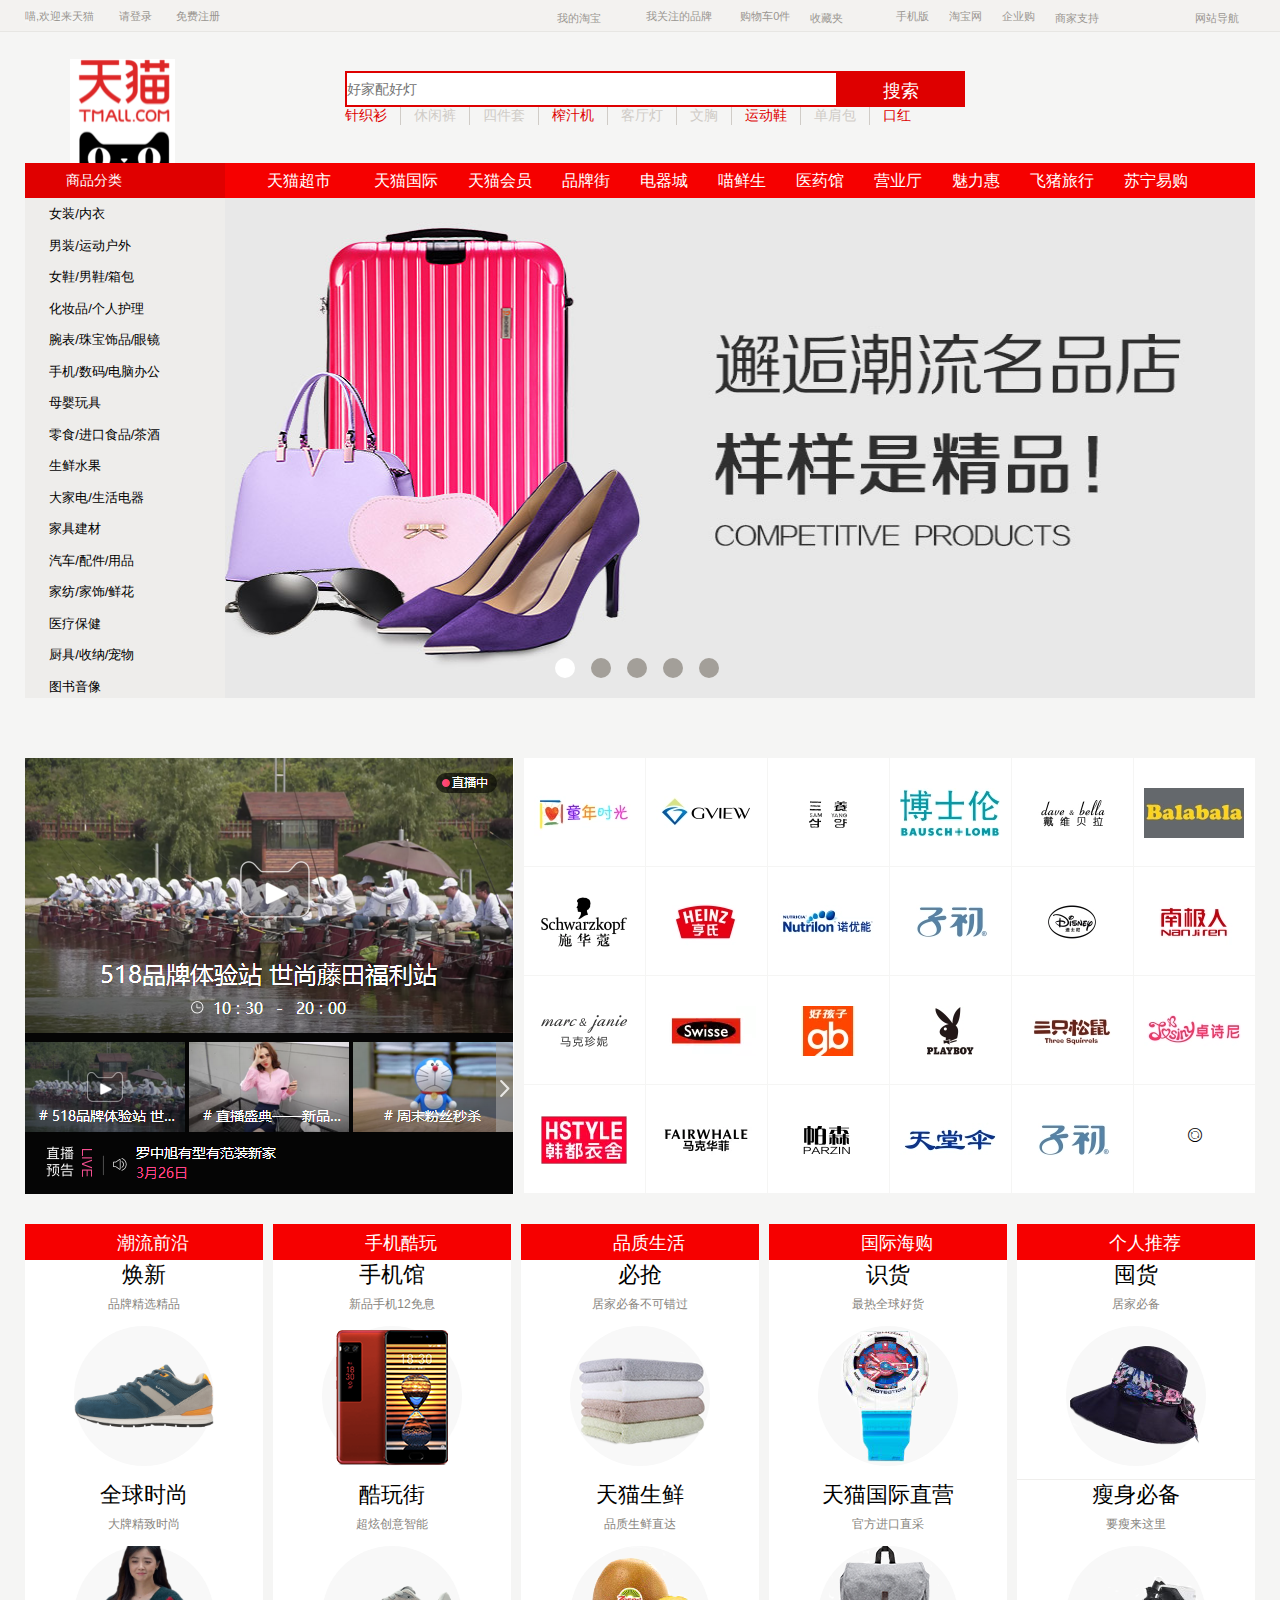
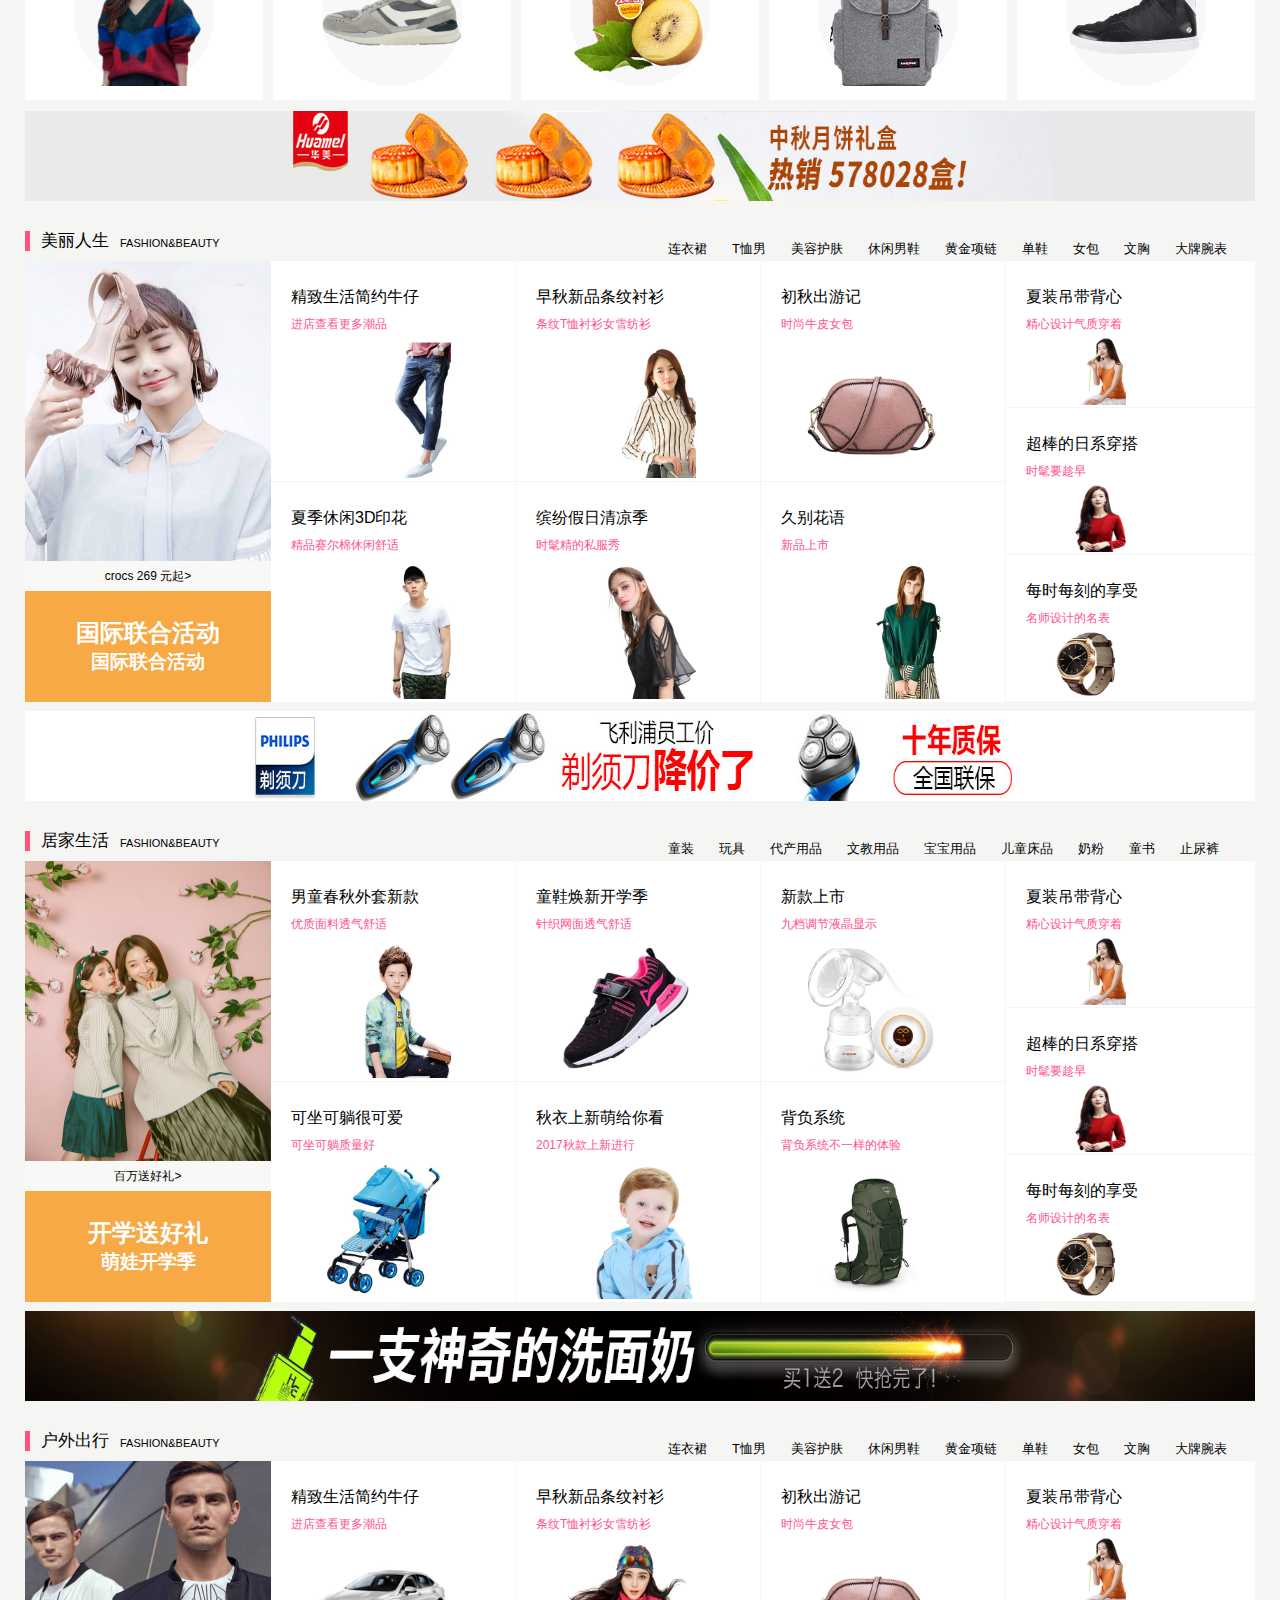
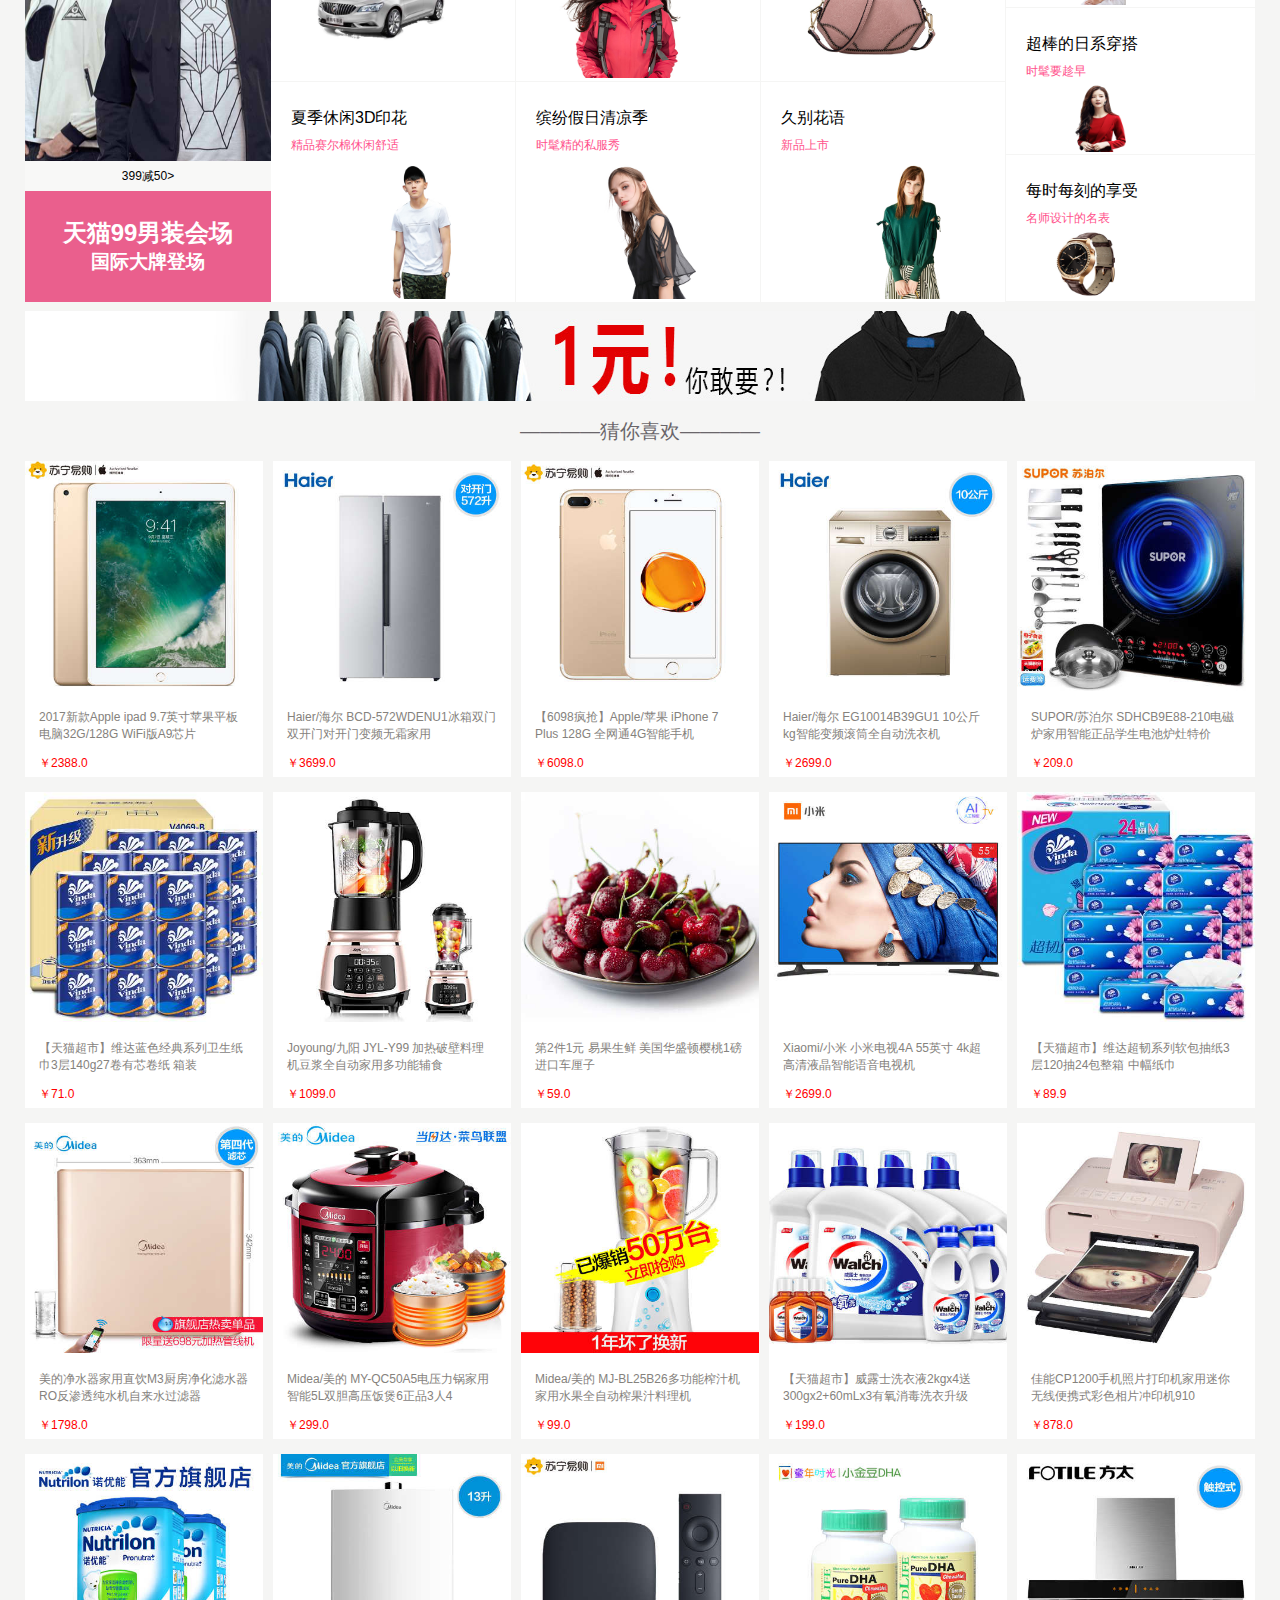
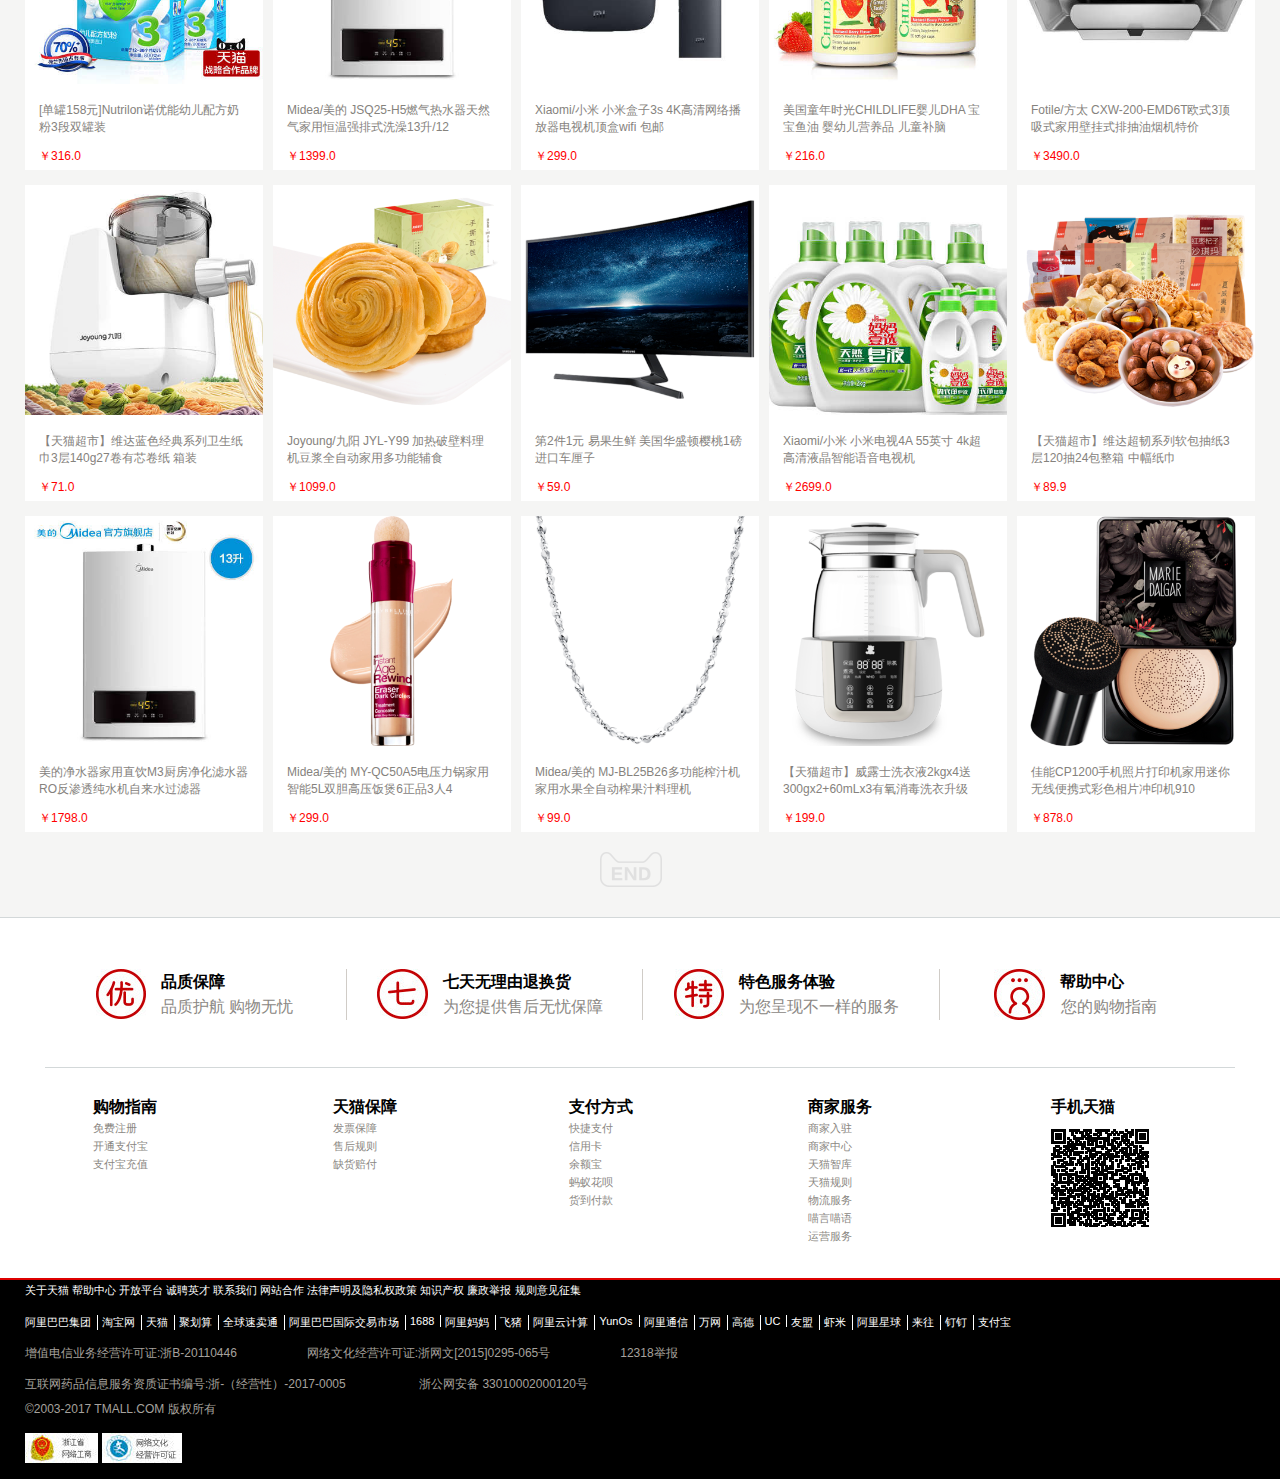
<file: index.html>
<!DOCTYPE html>
<html lang="en">
    <head>
        <meta charset="utf-8">
        <link rel="stylesheet" href="css/天猫.css">
        <link rel="shortcut icon" href="img/天猫tmall_06.png">
        <link rel="stylesheet" href="iconfont/download(1)/font_447280_egvaq0m1vfmkj4i/iconfont.css">
        <script src="js/animate.js"></script>
        <script src="js/tianmao.js"></script>
    </head>
    <body>
    <!-- 头部标签 -->
    <header>
    	<main>
        <div class="jiunima">
            <main>
            <div class="tianmao">TMALL 天猫</div>
            <input type="text" placeholder="搜索 天猫 商品/品牌/店铺" class="asdf">
            <button class="yhn">搜索</button>
            </main>
        </div>
    	<div class="headerc">
    	    <span class="header1">喵,欢迎来天猫</span>
    	    <span><a href="" class="header2">请登录</a></span>
    	    <span><a href="" class="header3">免费注册</a></span>
    	</div>
    	<ul class="headery">
    		<li><a href="" class="dywe">我的淘宝<span class="iconfont">&#xe64f;</span>
                <div class="baobei">
                    <span href="">已买到的宝贝</span>
                    <span href="">已卖出的宝贝</span>
                </div>
            </a>
            </li>
    		<li><a href=""><span class="iconfont1">&#xe601;</span>我关注的品牌</a></li>
    		<li><a href=""><span class="iconfont2">&#xe602;</span>购物车0件</a></li>
    		<li><a href="" class="scj">收藏夹<span class="iconfont">&#xe64f;</span>
                <div class="baodian">
                    <span href="">收藏的宝贝</span>
                    <span href="">收藏的店铺</span>
                </div>
            </a></li>
    		<li><a href=""><span class="iconfont3">&#xe601;</span>手机版</a></li>
    		<li><a href="">淘宝网</a></li>
    		<li><a href="">企业购</a></li>
    		<li><a href="">商家支持<span class="iconfont">&#xe64f;</span></a></li>
    		<li><a href="" class="wzdh"><span class="iconfont4">&#xe648;</span>网站导航<span class="iconfont">&#xe64f;</span>
                <div class="wzdd">
                    <ul>
                        <div class="att">热点推荐hot</div>
                        <li><span>天猫超市</span></li>
                        <li><span>喵生鲜</span></li>
                        <li><span>科技新品</span></li>
                        <li><span>天猫超市</span></li>
                        <li><span>喵生鲜</span></li>
                        <li><span>科技新品</span></li>
                        <li><span>天猫超市</span></li>
                        <li><span>喵生鲜</span></li>
                        <li><span>科技新品</span></li>   
                    </ul>

                    <ul>
                        <div class="att"  style="color: blue;">热点推荐hot</div>
                        <li><span>天猫超市</span></li>
                        <li><span>喵生鲜</span></li>
                        <li><span>科技新品</span></li>
                        <li><span>天猫超市</span></li>
                        <li><span>喵生鲜</span></li>
                        <li><span>科技新品</span></li>
                        <li><span>天猫超市</span></li>
                        <li><span>喵生鲜</span></li>
                        <li><span>科技新品</span></li>   
                    </ul>

                    <ul>
                        <div class="att">热点推荐hot</div>
                        <li><span>天猫超市</span></li>
                        <li><span>喵生鲜</span></li>
                        <li><span>科技新品</span></li>
                        <li><span>天猫超市</span></li>
                        <li><span>喵生鲜</span></li>
                        <li><span>科技新品</span></li>
                        <li><span>天猫超市</span></li>
                        <li><span>喵生鲜</span></li>
                        <li><span>科技新品</span></li>   
                    </ul>

                </div>
            </a>
            </li>
    	</ul>
    	</main>
    </header>
    <!-- 图标 搜索 -->
    <div class="bbj">
    <main>    
        <a href="" class="logo"></a>
        <div class="sousuo">
        	<section class="sousuoz"><input type="text" placeholder="好家配好灯"></section>
        	<a href="" class="sousuoy">
        		<span>搜索</span>
        	</a>
        	<ul class="dianji">
        		<li><a href="" class="yiyi">针织衫</a></li>
        		<li><a href="">休闲裤</a></li>
        		<li><a href="">四件套</a></li>
        		<li><a href="" class="sisi">榨汁机</a></li>
        		<li><a href="">客厅灯</a></li>
        		<li><a href="">文胸</a></li>
        		<li><a href="" class="qiqi">运动鞋</a></li>
        		<li><a href="">单肩包</a></li>
        		<li><a href="" class="jiujiu">口红</a></li>
        	</ul>
        </div>        
    </main>
    </div>
    <!-- 导航 -->
    <main>
    <nav class="daohang">
        	
    	<div class="daohang1"><span class="iconfont5">&#xe661;</span><span>商品分类</span></div>
    	<ul class="zdaohang">
    		<li><a href="" class="tsy"><span class="iconfont6">&#xe615;</span>天猫超市</a></li>
    		<li><a href=""><span class="iconfont7">&#xe66a;</span>天猫国际</a></li>
    		<li><a href="">天猫会员</a></li>
    		<li><a href="">品牌街</a></li>
    		<li><a href="">电器城</a></li>
    		<li><a href="">喵鲜生</a></li>
    		<li><a href="">医药馆</a></li>
    		<li><a href="">营业厅</a></li>
    		<li><a href="">魅力惠</a></li>
    		<li><a href="">飞猪旅行</a></li>
    		<li><a href="">苏宁易购</a></li>
    	</ul>    	
    
    </nav>
    </main>
    <!-- 轮播图 -->
    <main>
    <div class="banner">
        <ul class="img">
    	    <li class="active"><img src="img/banner.jpg" alt=""></li>
            <li><img src="img/TB1FrDwcRDH8KJjSspnSuvNAVXa.jpg" alt=""></li>
            <li><img src="img/lunbo0002.jpg" alt=""></li>
            <li><img src="img/lunbo0003.jpg" alt=""></li>
            <li><img src="img/lunbo0004.jpg" alt=""></li>
        </ul>
        <ul class="circle">
            <li href="" class="active"></li>
            <li href=""></li>
            <li href=""></li>
            <li href=""></li>
            <li href=""></li>
        </ul>
    	<main>
    		<aside class="cdh">
    			<ul class="cdhlb">
    				<li><a href="" class="c01"><span class="iconfont8">&#xe600;</span>女装/内衣</a>
                        <ul class="yingg">
                            <li class="eeer">
                                <div class="biaot">当季流行></div>
                                <a href="">
                                    <span>双11女装主会场</span>
                                    <span style="color: pink;">冬季新品</span>
                                    <span>商场同款</span>
                                    <span style="color: pink;">毛呢大衣</span>
                                    <span>毛针织衫</span>
                                    <span>裤子</span>
                                    <span>气质连衣裙</span>
                                    <span style="color: pink;">双11内衣会场</span>
                                    <span>无痕文胸</span>
                                    <span>运动文胸</span>
                                    <span>潮流家居服</span>
                                    <span>百搭船袜</span>
                                </a>
                            </li>
                            <li class="eeer">
                                <div class="biaot">精选上装></div>
                                <a href="">
                                    <span>双11女装主会场</span>
                                    <span style="color: pink;">冬季新品</span>
                                    <span>商场同款</span>
                                    <span style="color: pink;">毛呢大衣</span>
                                    <span>毛针织衫</span>
                                    <span>裤子</span>
                                    <span>气质连衣裙</span>
                                    <span style="color: pink;">双11内衣会场</span>
                                    <span>无痕文胸</span>
                                    <span>运动文胸</span>
                                    <span>潮流家居服</span>
                                    <span>百搭船袜</span>
                                </a>
                            </li>
                            <li class="eeer">
                                <div class="biaot">浪漫裙装></div>
                                <a href="">
                                    <span>双11女装主会场</span>
                                    <span style="color: pink;">冬季新品</span>
                                    <span>商场同款</span>
                                    <span style="color: pink;">毛呢大衣</span>
                                    <span>毛针织衫</span>
                                    <span>裤子</span>
                                    <span>气质连衣裙</span>
                                    <span style="color: pink;">双11内衣会场</span>
                                    <span>无痕文胸</span>
                                    <span>运动文胸</span>
                                    <span>潮流家居服</span>
                                    <span>百搭船袜</span>
                                </a>
                            </li>
                            <li class="eeer">
                                <div class="biaot">女士下装></div>
                                <a href="">
                                    <span>双11女装主会场</span>
                                    <span style="color: pink;">冬季新品</span>
                                    <span>商场同款</span>
                                    <span style="color: pink;">毛呢大衣</span>
                                    <span>毛针织衫</span>
                                    <span>裤子</span>
                                    <span>气质连衣裙</span>
                                    <span style="color: pink;">双11内衣会场</span>
                                    <span>无痕文胸</span>
                                    <span>运动文胸</span>
                                    <span>潮流家居服</span>
                                    <span>百搭船袜</span>
                                </a>
                            </li>
                            <li class="eeer">
                                <div class="biaot">特色女装></div>
                                <a href="">
                                    <span>双11女装主会场</span>
                                    <span style="color: pink;">冬季新品</span>
                                    <span>商场同款</span>
                                    <span style="color: pink;">毛呢大衣</span>
                                    <span>毛针织衫</span>
                                    <span>裤子</span>
                                    <span>气质连衣裙</span>
                                    <span style="color: pink;">双11内衣会场</span>
                                    <span>无痕文胸</span>
                                    <span>运动文胸</span>
                                    <span>潮流家居服</span>
                                    <span>百搭船袜</span>
                                </a>
                            </li>
                            <li class="eeer">
                                <div class="biaot">文胸塑身></div>
                                <a href="">
                                    <span>双11女装主会场</span>
                                    <span style="color: pink;">冬季新品</span>
                                    <span>商场同款</span>
                                    <span style="color: pink;">毛呢大衣</span>
                                    <span>毛针织衫</span>
                                    <span>裤子</span>
                                    <span>气质连衣裙</span>
                                    <span style="color: pink;">双11内衣会场</span>
                                    <span>无痕文胸</span>
                                    <span>运动文胸</span>
                                    <span>潮流家居服</span>
                                    <span>百搭船袜</span>
                                </a>
                            </li>
                            <li class="eeer">
                                <div class="biaot">家居服></div>
                                <a href="">
                                    <span>双11女装主会场</span>
                                    <span style="color: pink;">冬季新品</span>
                                    <span>商场同款</span>
                                    <span style="color: pink;">毛呢大衣</span>
                                    <span>毛针织衫</span>
                                    <span>裤子</span>
                                    <span>气质连衣裙</span>
                                    <span style="color: pink;">双11内衣会场</span>
                                    <span>无痕文胸</span>
                                    <span>运动文胸</span>
                                    <span>潮流家居服</span>
                                    <span>百搭船袜</span>
                                </a>
                            </li>
                        </ul>
                    </li>
    				<li><a href="" class="c02"><span class="iconfont9">&#xe603;</span>男装/运动户外</a>
                        <ul class="yingg">
                            <li class="eeer">
                                <div class="biaot">当季流行></div>
                                <a href="">
                                    <span>双11女装主会场</span>
                                    <span style="color: blue;">冬季新品</span>
                                    <span>商场同款</span>
                                    <span style="color: blue;">毛呢大衣</span>
                                    <span>毛针织衫</span>
                                    <span>裤子</span>
                                    <span>气质连衣裙</span>
                                    <span style="color: blue;">双11内衣会场</span>
                                    <span>无痕文胸</span>
                                    <span>运动文胸</span>
                                    <span style="color: blue;">潮流家居服</span>
                                    <span>百搭船袜</span>
                                </a>
                            </li>
                            <li class="eeer">
                                <div class="biaot">运动服></div>
                                <a href="">
                                    <span>双11女装主会场</span>
                                    <span style="color: blue;">冬季新品</span>
                                    <span>商场同款</span>
                                    <span style="color: blue;">毛呢大衣</span>
                                    <span>毛针织衫</span>
                                    <span>裤子</span>
                                    <span>气质连衣裙</span>
                                    <span style="color: blue;">双11内衣会场</span>
                                    <span>无痕文胸</span>
                                    <span>运动文胸</span>
                                    <span style="color: blue;">潮流家居服</span>
                                    <span>百搭船袜</span>
                                </a>
                            </li>
                            <li class="eeer">
                                <div class="biaot">户外鞋服></div>
                                <a href="">
                                    <span>双11女装主会场</span>
                                    <span style="color: blue;">冬季新品</span>
                                    <span>商场同款</span>
                                    <span style="color: blue;">毛呢大衣</span>
                                    <span>毛针织衫</span>
                                    <span>裤子</span>
                                    <span>气质连衣裙</span>
                                    <span style="color: blue;">双11内衣会场</span>
                                    <span>无痕文胸</span>
                                    <span>运动文胸</span>
                                    <span style="color: blue;">潮流家居服</span>
                                    <span>百搭船袜</span>
                                </a>
                            </li>
                            <li class="eeer">
                                <div class="biaot">户外用品></div>
                                <a href="">
                                    <span>双11女装主会场</span>
                                    <span style="color: blue;">冬季新品</span>
                                    <span>商场同款</span>
                                    <span style="color: blue;">毛呢大衣</span>
                                    <span>毛针织衫</span>
                                    <span>裤子</span>
                                    <span>气质连衣裙</span>
                                    <span style="color: blue;">双11内衣会场</span>
                                    <span>无痕文胸</span>
                                    <span>运动文胸</span>
                                    <span style="color: blue;">潮流家居服</span>
                                    <span>百搭船袜</span>
                                </a>
                            </li>
                            <li class="eeer">
                                <div class="biaot">运动用品></div>
                                <a href="">
                                    <span>双11女装主会场</span>
                                    <span style="color: blue;">冬季新品</span>
                                    <span>商场同款</span>
                                    <span style="color: blue;">毛呢大衣</span>
                                    <span>毛针织衫</span>
                                    <span>裤子</span>
                                    <span>气质连衣裙</span>
                                    <span style="color: blue;">双11内衣会场</span>
                                    <span>无痕文胸</span>
                                    <span>运动文胸</span>
                                    <span style="color: blue;">潮流家居服</span>
                                    <span>百搭船袜</span>
                                </a>
                            </li>
                            <li class="eeer">
                                <div class="biaot">自行车></div>
                                <a href="">
                                    <span>双11女装主会场</span>
                                    <span style="color: blue;">冬季新品</span>
                                    <span>商场同款</span>
                                    <span style="color: blue;">毛呢大衣</span>
                                    <span>毛针织衫</span>
                                    <span>裤子</span>
                                    <span>气质连衣裙</span>
                                    <span style="color: blue;">双11内衣会场</span>
                                    <span>无痕文胸</span>
                                    <span>运动文胸</span>
                                    <span style="color: blue;">潮流家居服</span>
                                    <span>百搭船袜</span>
                                </a>
                            </li>
                            <li class="eeer">
                                <div class="biaot">健身器材></div>
                                <a href="">
                                    <span>双11女装主会场</span>
                                    <span style="color: blue;">冬季新品</span>
                                    <span>商场同款</span>
                                    <span style="color: blue;">毛呢大衣</span>
                                    <span>毛针织衫</span>
                                    <span>裤子</span>
                                    <span>气质连衣裙</span>
                                    <span style="color: blue;">双11内衣会场</span>
                                    <span>无痕文胸</span>
                                    <span>运动文胸</span>
                                    <span style="color: blue;">潮流家居服</span>
                                    <span>百搭船袜</span>
                                </a>
                            </li> 
                        </ul>
                    </li>
    				<li><a href="" class="c03"><span class="iconfont10">&#xe650;</span>女鞋/男鞋/箱包</a>
                        <ul class="yingg">
                            <li class="eeer">
                                <div class="biaot">推荐女鞋></div>
                                <a href="">
                                    <span>双11女装主会场</span>
                                    <span style="color: orange;">冬季新品</span>
                                    <span>商场同款</span>
                                    <span>毛呢大衣</span>
                                    <span>毛针织衫</span>
                                    <span style="color: orange;">裤子</span>
                                    <span>气质连衣裙</span>
                                    <span style="color: orange;">双11内衣会场</span>
                                    <span>无痕文胸</span>
                                    <span>运动文胸</span>
                                    <span>潮流家居服</span>
                                    <span style="color: orange;">百搭船袜</span>
                                </a>
                            </li>
                            <li class="eeer">
                                <div class="biaot">潮流男鞋></div>
                                <a href="">
                                    <span>双11女装主会场</span>
                                    <span style="color: blue;">冬季新品</span>
                                    <span>商场同款</span>
                                    <span style="color: blue;">毛呢大衣</span>
                                    <span>毛针织衫</span>
                                    <span>裤子</span>
                                    <span>气质连衣裙</span>
                                    <span style="color: blue;">双11内衣会场</span>
                                    <span>无痕文胸</span>
                                    <span>运动文胸</span>
                                    <span style="color: blue;">潮流家居服</span>
                                    <span>百搭船袜</span>
                                </a>
                            </li>
                            <li class="eeer">
                                <div class="biaot">户外鞋服></div>
                                <a href="">
                                    <span>双11女装主会场</span>
                                    <span style="color: blue;">冬季新品</span>
                                    <span>商场同款</span>
                                    <span style="color: blue;">毛呢大衣</span>
                                    <span>毛针织衫</span>
                                    <span>裤子</span>
                                    <span>气质连衣裙</span>
                                    <span style="color: blue;">双11内衣会场</span>
                                    <span>无痕文胸</span>
                                    <span>运动文胸</span>
                                    <span style="color: blue;">潮流家居服</span>
                                    <span>百搭船袜</span>
                                </a>
                            </li>
                            <li class="eeer">
                                <div class="biaot">户外用品></div>
                                <a href="">
                                    <span>双11女装主会场</span>
                                    <span style="color: blue;">冬季新品</span>
                                    <span>商场同款</span>
                                    <span style="color: blue;">毛呢大衣</span>
                                    <span>毛针织衫</span>
                                    <span>裤子</span>
                                    <span>气质连衣裙</span>
                                    <span style="color: blue;">双11内衣会场</span>
                                    <span>无痕文胸</span>
                                    <span>运动文胸</span>
                                    <span style="color: blue;">潮流家居服</span>
                                    <span>百搭船袜</span>
                                </a>
                            </li>
                            <li class="eeer">
                                <div class="biaot">运动用品></div>
                                <a href="">
                                    <span>双11女装主会场</span>
                                    <span style="color: blue;">冬季新品</span>
                                    <span>商场同款</span>
                                    <span style="color: blue;">毛呢大衣</span>
                                    <span>毛针织衫</span>
                                    <span>裤子</span>
                                    <span>气质连衣裙</span>
                                    <span style="color: blue;">双11内衣会场</span>
                                    <span>无痕文胸</span>
                                    <span>运动文胸</span>
                                    <span style="color: blue;">潮流家居服</span>
                                    <span>百搭船袜</span>
                                </a>
                            </li>
                            <li class="eeer">
                                <div class="biaot">自行车></div>
                                <a href="">
                                    <span>双11女装主会场</span>
                                    <span style="color: blue;">冬季新品</span>
                                    <span>商场同款</span>
                                    <span style="color: blue;">毛呢大衣</span>
                                    <span>毛针织衫</span>
                                    <span>裤子</span>
                                    <span>气质连衣裙</span>
                                    <span style="color: blue;">双11内衣会场</span>
                                    <span>无痕文胸</span>
                                    <span>运动文胸</span>
                                    <span style="color: blue;">潮流家居服</span>
                                    <span>百搭船袜</span>
                                </a>
                            </li>
                            <li class="eeer">
                                <div class="biaot">健身器材></div>
                                <a href="">
                                    <span>双11女装主会场</span>
                                    <span style="color: blue;">冬季新品</span>
                                    <span>商场同款</span>
                                    <span style="color: blue;">毛呢大衣</span>
                                    <span>毛针织衫</span>
                                    <span>裤子</span>
                                    <span>气质连衣裙</span>
                                    <span style="color: blue;">双11内衣会场</span>
                                    <span>无痕文胸</span>
                                    <span>运动文胸</span>
                                    <span style="color: blue;">潮流家居服</span>
                                    <span>百搭船袜</span>
                                </a>
                            </li> 
                        </ul>
                    </li>
    				<li><a href="" class="c04"><span class="iconfont11">&#xe605;</span>化妆品/个人护理</a>
                        <ul class="yingg">
                            <li class="eeer">
                                <div class="biaot">护肤品></div>
                                <a href="">
                                    <span>双11女装主会场</span>
                                    <span style="color: green;">冬季新品</span>
                                    <span>商场同款</span>
                                    <span>毛呢大衣</span>
                                    <span style="color: green;">毛针织衫</span>
                                    <span>裤子</span>
                                    <span>气质连衣裙</span>
                                    <span style="color: green;">双11内衣会场</span>
                                    <span  style="color: green;">无痕文胸</span>
                                    <span>运动文胸</span>
                                    <span style="color: green;">潮流家居服</span>
                                    <span>百搭船袜</span>
                                </a>
                            </li>
                            <li class="eeer">
                                <div class="biaot">彩妆></div>
                                <a href="">
                                    <span>双11女装主会场</span>
                                    <span style="color: blue;">冬季新品</span>
                                    <span>商场同款</span>
                                    <span style="color: blue;">毛呢大衣</span>
                                    <span>毛针织衫</span>
                                    <span>裤子</span>
                                    <span>气质连衣裙</span>
                                    <span style="color: blue;">双11内衣会场</span>
                                    <span>无痕文胸</span>
                                    <span>运动文胸</span>
                                    <span style="color: blue;">潮流家居服</span>
                                    <span>百搭船袜</span>
                                </a>
                            </li>
                            <li class="eeer">
                                <div class="biaot">户外鞋服></div>
                                <a href="">
                                    <span>双11女装主会场</span>
                                    <span style="color: blue;">冬季新品</span>
                                    <span>商场同款</span>
                                    <span style="color: blue;">毛呢大衣</span>
                                    <span>毛针织衫</span>
                                    <span>裤子</span>
                                    <span>气质连衣裙</span>
                                    <span style="color: blue;">双11内衣会场</span>
                                    <span>无痕文胸</span>
                                    <span>运动文胸</span>
                                    <span style="color: blue;">潮流家居服</span>
                                    <span>百搭船袜</span>
                                </a>
                            </li>
                            <li class="eeer">
                                <div class="biaot">户外用品></div>
                                <a href="">
                                    <span>双11女装主会场</span>
                                    <span style="color: blue;">冬季新品</span>
                                    <span>商场同款</span>
                                    <span style="color: blue;">毛呢大衣</span>
                                    <span>毛针织衫</span>
                                    <span>裤子</span>
                                    <span>气质连衣裙</span>
                                    <span style="color: blue;">双11内衣会场</span>
                                    <span>无痕文胸</span>
                                    <span>运动文胸</span>
                                    <span style="color: blue;">潮流家居服</span>
                                    <span>百搭船袜</span>
                                </a>
                            </li>
                            <li class="eeer">
                                <div class="biaot">运动用品></div>
                                <a href="">
                                    <span>双11女装主会场</span>
                                    <span style="color: blue;">冬季新品</span>
                                    <span>商场同款</span>
                                    <span style="color: blue;">毛呢大衣</span>
                                    <span>毛针织衫</span>
                                    <span>裤子</span>
                                    <span>气质连衣裙</span>
                                    <span style="color: blue;">双11内衣会场</span>
                                    <span>无痕文胸</span>
                                    <span>运动文胸</span>
                                    <span style="color: blue;">潮流家居服</span>
                                    <span>百搭船袜</span>
                                </a>
                            </li>
                            <li class="eeer">
                                <div class="biaot">自行车></div>
                                <a href="">
                                    <span>双11女装主会场</span>
                                    <span style="color: blue;">冬季新品</span>
                                    <span>商场同款</span>
                                    <span style="color: blue;">毛呢大衣</span>
                                    <span>毛针织衫</span>
                                    <span>裤子</span>
                                    <span>气质连衣裙</span>
                                    <span style="color: blue;">双11内衣会场</span>
                                    <span>无痕文胸</span>
                                    <span>运动文胸</span>
                                    <span style="color: blue;">潮流家居服</span>
                                    <span>百搭船袜</span>
                                </a>
                            </li>
                            <li class="eeer">
                                <div class="biaot">健身器材></div>
                                <a href="">
                                    <span>双11女装主会场</span>
                                    <span style="color: blue;">冬季新品</span>
                                    <span>商场同款</span>
                                    <span style="color: blue;">毛呢大衣</span>
                                    <span>毛针织衫</span>
                                    <span>裤子</span>
                                    <span>气质连衣裙</span>
                                    <span style="color: blue;">双11内衣会场</span>
                                    <span>无痕文胸</span>
                                    <span>运动文胸</span>
                                    <span style="color: blue;">潮流家居服</span>
                                    <span>百搭船袜</span>
                                </a>
                            </li> 
                        </ul>
                    </li>
    				<li><a href="" class="c05"><span class="iconfont12">&#xe614;</span>腕表/珠宝饰品/眼镜</a>
                        <ul class="yingg">
                            <li class="eeer">
                                <div class="biaot">黄金首饰></div>
                                <a href="">
                                    <span>双11女装主会场</span>
                                    <span style="color: yellow;">冬季新品</span>
                                    <span>商场同款</span>
                                    <span style="color: yellow;">毛呢大衣</span>
                                    <span>毛针织衫</span>
                                    <span>裤子</span>
                                    <span>气质连衣裙</span>
                                    <span style="color: yellow;">双11内衣会场</span>
                                    <span>无痕文胸</span>
                                    <span>运动文胸</span>
                                    <span style="color: yellow;">潮流家居服</span>
                                    <span>百搭船袜</span>
                                </a>
                            </li>
                            <li class="eeer">
                                <div class="biaot">钻石彩宝></div>
                                <a href="">
                                    <span>双11女装主会场</span>
                                    <span style="color: blue;">冬季新品</span>
                                    <span>商场同款</span>
                                    <span style="color: blue;">毛呢大衣</span>
                                    <span>毛针织衫</span>
                                    <span>裤子</span>
                                    <span>气质连衣裙</span>
                                    <span style="color: blue;">双11内衣会场</span>
                                    <span>无痕文胸</span>
                                    <span>运动文胸</span>
                                    <span style="color: blue;">潮流家居服</span>
                                    <span>百搭船袜</span>
                                </a>
                            </li>
                            <li class="eeer">
                                <div class="biaot">户外鞋服></div>
                                <a href="">
                                    <span>双11女装主会场</span>
                                    <span style="color: blue;">冬季新品</span>
                                    <span>商场同款</span>
                                    <span style="color: blue;">毛呢大衣</span>
                                    <span>毛针织衫</span>
                                    <span>裤子</span>
                                    <span>气质连衣裙</span>
                                    <span style="color: blue;">双11内衣会场</span>
                                    <span>无痕文胸</span>
                                    <span>运动文胸</span>
                                    <span style="color: blue;">潮流家居服</span>
                                    <span>百搭船袜</span>
                                </a>
                            </li>
                            <li class="eeer">
                                <div class="biaot">户外用品></div>
                                <a href="">
                                    <span>双11女装主会场</span>
                                    <span style="color: blue;">冬季新品</span>
                                    <span>商场同款</span>
                                    <span style="color: blue;">毛呢大衣</span>
                                    <span>毛针织衫</span>
                                    <span>裤子</span>
                                    <span>气质连衣裙</span>
                                    <span style="color: blue;">双11内衣会场</span>
                                    <span>无痕文胸</span>
                                    <span>运动文胸</span>
                                    <span style="color: blue;">潮流家居服</span>
                                    <span>百搭船袜</span>
                                </a>
                            </li>
                            <li class="eeer">
                                <div class="biaot">运动用品></div>
                                <a href="">
                                    <span>双11女装主会场</span>
                                    <span style="color: blue;">冬季新品</span>
                                    <span>商场同款</span>
                                    <span style="color: blue;">毛呢大衣</span>
                                    <span>毛针织衫</span>
                                    <span>裤子</span>
                                    <span>气质连衣裙</span>
                                    <span style="color: blue;">双11内衣会场</span>
                                    <span>无痕文胸</span>
                                    <span>运动文胸</span>
                                    <span style="color: blue;">潮流家居服</span>
                                    <span>百搭船袜</span>
                                </a>
                            </li>
                            <li class="eeer">
                                <div class="biaot">自行车></div>
                                <a href="">
                                    <span>双11女装主会场</span>
                                    <span style="color: blue;">冬季新品</span>
                                    <span>商场同款</span>
                                    <span style="color: blue;">毛呢大衣</span>
                                    <span>毛针织衫</span>
                                    <span>裤子</span>
                                    <span>气质连衣裙</span>
                                    <span style="color: blue;">双11内衣会场</span>
                                    <span>无痕文胸</span>
                                    <span>运动文胸</span>
                                    <span style="color: blue;">潮流家居服</span>
                                    <span>百搭船袜</span>
                                </a>
                            </li>
                            <li class="eeer">
                                <div class="biaot">健身器材></div>
                                <a href="">
                                    <span>双11女装主会场</span>
                                    <span style="color: blue;">冬季新品</span>
                                    <span>商场同款</span>
                                    <span style="color: blue;">毛呢大衣</span>
                                    <span>毛针织衫</span>
                                    <span>裤子</span>
                                    <span>气质连衣裙</span>
                                    <span style="color: blue;">双11内衣会场</span>
                                    <span>无痕文胸</span>
                                    <span>运动文胸</span>
                                    <span style="color: blue;">潮流家居服</span>
                                    <span>百搭船袜</span>
                                </a>
                            </li> 
                        </ul>
                    </li>
    				<li><a href="" class="c06"><span class="iconfont13">&#xe61b;</span>手机/数码/电脑办公</a>
                        <ul class="yingg">
                            <li class="eeer">
                                <div class="biaot">热门手机></div>
                                <a href="">
                                    <span>双11女装主会场</span>
                                    <span style="color: red;">冬季新品</span>
                                    <span>商场同款</span>
                                    <span style="color: red;">毛呢大衣</span>
                                    <span>毛针织衫</span>
                                    <span style="color: red;">裤子</span>
                                    <span>气质连衣裙</span>
                                    <span style="color: red;">双11内衣会场</span>
                                    <span>无痕文胸</span>
                                    <span>运动文胸</span>
                                    <span style="color: red;">潮流家居服</span>
                                    <span>百搭船袜</span>
                                </a>
                            </li>
                            <li class="eeer">
                                <div class="biaot">特色手机></div>
                                <a href="">
                                    <span>双11女装主会场</span>
                                    <span style="color: blue;">冬季新品</span>
                                    <span>商场同款</span>
                                    <span style="color: blue;">毛呢大衣</span>
                                    <span>毛针织衫</span>
                                    <span>裤子</span>
                                    <span>气质连衣裙</span>
                                    <span style="color: blue;">双11内衣会场</span>
                                    <span>无痕文胸</span>
                                    <span>运动文胸</span>
                                    <span style="color: blue;">潮流家居服</span>
                                    <span>百搭船袜</span>
                                </a>
                            </li>
                            <li class="eeer">
                                <div class="biaot">户外鞋服></div>
                                <a href="">
                                    <span>双11女装主会场</span>
                                    <span style="color: blue;">冬季新品</span>
                                    <span>商场同款</span>
                                    <span style="color: blue;">毛呢大衣</span>
                                    <span>毛针织衫</span>
                                    <span>裤子</span>
                                    <span>气质连衣裙</span>
                                    <span style="color: blue;">双11内衣会场</span>
                                    <span>无痕文胸</span>
                                    <span>运动文胸</span>
                                    <span style="color: blue;">潮流家居服</span>
                                    <span>百搭船袜</span>
                                </a>
                            </li>
                            <li class="eeer">
                                <div class="biaot">户外用品></div>
                                <a href="">
                                    <span>双11女装主会场</span>
                                    <span style="color: blue;">冬季新品</span>
                                    <span>商场同款</span>
                                    <span style="color: blue;">毛呢大衣</span>
                                    <span>毛针织衫</span>
                                    <span>裤子</span>
                                    <span>气质连衣裙</span>
                                    <span style="color: blue;">双11内衣会场</span>
                                    <span>无痕文胸</span>
                                    <span>运动文胸</span>
                                    <span style="color: blue;">潮流家居服</span>
                                    <span>百搭船袜</span>
                                </a>
                            </li>
                            <li class="eeer">
                                <div class="biaot">运动用品></div>
                                <a href="">
                                    <span>双11女装主会场</span>
                                    <span style="color: blue;">冬季新品</span>
                                    <span>商场同款</span>
                                    <span style="color: blue;">毛呢大衣</span>
                                    <span>毛针织衫</span>
                                    <span>裤子</span>
                                    <span>气质连衣裙</span>
                                    <span style="color: blue;">双11内衣会场</span>
                                    <span>无痕文胸</span>
                                    <span>运动文胸</span>
                                    <span style="color: blue;">潮流家居服</span>
                                    <span>百搭船袜</span>
                                </a>
                            </li>
                            <li class="eeer">
                                <div class="biaot">自行车></div>
                                <a href="">
                                    <span>双11女装主会场</span>
                                    <span style="color: blue;">冬季新品</span>
                                    <span>商场同款</span>
                                    <span style="color: blue;">毛呢大衣</span>
                                    <span>毛针织衫</span>
                                    <span>裤子</span>
                                    <span>气质连衣裙</span>
                                    <span style="color: blue;">双11内衣会场</span>
                                    <span>无痕文胸</span>
                                    <span>运动文胸</span>
                                    <span style="color: blue;">潮流家居服</span>
                                    <span>百搭船袜</span>
                                </a>
                            </li>
                            <li class="eeer">
                                <div class="biaot">健身器材></div>
                                <a href="">
                                    <span>双11女装主会场</span>
                                    <span style="color: blue;">冬季新品</span>
                                    <span>商场同款</span>
                                    <span style="color: blue;">毛呢大衣</span>
                                    <span>毛针织衫</span>
                                    <span>裤子</span>
                                    <span>气质连衣裙</span>
                                    <span style="color: blue;">双11内衣会场</span>
                                    <span>无痕文胸</span>
                                    <span>运动文胸</span>
                                    <span style="color: blue;">潮流家居服</span>
                                    <span>百搭船袜</span>
                                </a>
                            </li> 
                        </ul>
                    </li>
    				<li><a href="" class="c07"><span class="iconfont14">&#xe606;</span>母婴玩具</a>
                        <ul class="yingg">
                            <li class="eeer">
                                <div class="biaot">童装></div>
                                <a href="">
                                    <span>双11女装主会场</span>
                                    <span style="color: orange;">冬季新品</span>
                                    <span>商场同款</span>
                                    <span style="color: orange;">毛呢大衣</span>
                                    <span>毛针织衫</span>
                                    <span>裤子</span>
                                    <span>气质连衣裙</span>
                                    <span style="color: orange;">双11内衣会场</span>
                                    <span>无痕文胸</span>
                                    <span>运动文胸</span>
                                    <span style="color: orange;">潮流家居服</span>
                                    <span>百搭船袜</span>
                                </a>
                            </li>
                            <li class="eeer">
                                <div class="biaot">婴儿服></div>
                                <a href="">
                                    <span>双11女装主会场</span>
                                    <span style="color: blue;">冬季新品</span>
                                    <span>商场同款</span>
                                    <span style="color: blue;">毛呢大衣</span>
                                    <span>毛针织衫</span>
                                    <span>裤子</span>
                                    <span>气质连衣裙</span>
                                    <span style="color: blue;">双11内衣会场</span>
                                    <span>无痕文胸</span>
                                    <span>运动文胸</span>
                                    <span style="color: blue;">潮流家居服</span>
                                    <span>百搭船袜</span>
                                </a>
                            </li>
                            <li class="eeer">
                                <div class="biaot">户外鞋服></div>
                                <a href="">
                                    <span>双11女装主会场</span>
                                    <span style="color: blue;">冬季新品</span>
                                    <span>商场同款</span>
                                    <span style="color: blue;">毛呢大衣</span>
                                    <span>毛针织衫</span>
                                    <span>裤子</span>
                                    <span>气质连衣裙</span>
                                    <span style="color: blue;">双11内衣会场</span>
                                    <span>无痕文胸</span>
                                    <span>运动文胸</span>
                                    <span style="color: blue;">潮流家居服</span>
                                    <span>百搭船袜</span>
                                </a>
                            </li>
                            <li class="eeer">
                                <div class="biaot">户外用品></div>
                                <a href="">
                                    <span>双11女装主会场</span>
                                    <span style="color: blue;">冬季新品</span>
                                    <span>商场同款</span>
                                    <span style="color: blue;">毛呢大衣</span>
                                    <span>毛针织衫</span>
                                    <span>裤子</span>
                                    <span>气质连衣裙</span>
                                    <span style="color: blue;">双11内衣会场</span>
                                    <span>无痕文胸</span>
                                    <span>运动文胸</span>
                                    <span style="color: blue;">潮流家居服</span>
                                    <span>百搭船袜</span>
                                </a>
                            </li>
                            <li class="eeer">
                                <div class="biaot">运动用品></div>
                                <a href="">
                                    <span>双11女装主会场</span>
                                    <span style="color: blue;">冬季新品</span>
                                    <span>商场同款</span>
                                    <span style="color: blue;">毛呢大衣</span>
                                    <span>毛针织衫</span>
                                    <span>裤子</span>
                                    <span>气质连衣裙</span>
                                    <span style="color: blue;">双11内衣会场</span>
                                    <span>无痕文胸</span>
                                    <span>运动文胸</span>
                                    <span style="color: blue;">潮流家居服</span>
                                    <span>百搭船袜</span>
                                </a>
                            </li>
                            <li class="eeer">
                                <div class="biaot">自行车></div>
                                <a href="">
                                    <span>双11女装主会场</span>
                                    <span style="color: blue;">冬季新品</span>
                                    <span>商场同款</span>
                                    <span style="color: blue;">毛呢大衣</span>
                                    <span>毛针织衫</span>
                                    <span>裤子</span>
                                    <span>气质连衣裙</span>
                                    <span style="color: blue;">双11内衣会场</span>
                                    <span>无痕文胸</span>
                                    <span>运动文胸</span>
                                    <span style="color: blue;">潮流家居服</span>
                                    <span>百搭船袜</span>
                                </a>
                            </li>
                            <li class="eeer">
                                <div class="biaot">健身器材></div>
                                <a href="">
                                    <span>双11女装主会场</span>
                                    <span style="color: blue;">冬季新品</span>
                                    <span>商场同款</span>
                                    <span style="color: blue;">毛呢大衣</span>
                                    <span>毛针织衫</span>
                                    <span>裤子</span>
                                    <span>气质连衣裙</span>
                                    <span style="color: blue;">双11内衣会场</span>
                                    <span>无痕文胸</span>
                                    <span>运动文胸</span>
                                    <span style="color: blue;">潮流家居服</span>
                                    <span>百搭船袜</span>
                                </a>
                            </li> 
                        </ul>
                    </li>
    				<li><a href="" class="c08"><span class="iconfont15">&#xe65b;</span>零食/进口食品/茶酒</a>
                        <ul class="yingg">
                            <li class="eeer">
                                <div class="biaot">进口食品></div>
                                <a href="">
                                    <span>双11女装主会场</span>
                                    <span style="color: blue;">冬季新品</span>
                                    <span>商场同款</span>
                                    <span style="color: blue;">毛呢大衣</span>
                                    <span>毛针织衫</span>
                                    <span>裤子</span>
                                    <span>气质连衣裙</span>
                                    <span style="color: blue;">双11内衣会场</span>
                                    <span>无痕文胸</span>
                                    <span>运动文胸</span>
                                    <span style="color: blue;">潮流家居服</span>
                                    <span>百搭船袜</span>
                                </a>
                            </li>
                            <li class="eeer">
                                <div class="biaot">休闲零食></div>
                                <a href="">
                                    <span>双11女装主会场</span>
                                    <span style="color: blue;">冬季新品</span>
                                    <span>商场同款</span>
                                    <span style="color: blue;">毛呢大衣</span>
                                    <span>毛针织衫</span>
                                    <span>裤子</span>
                                    <span>气质连衣裙</span>
                                    <span style="color: blue;">双11内衣会场</span>
                                    <span>无痕文胸</span>
                                    <span>运动文胸</span>
                                    <span style="color: blue;">潮流家居服</span>
                                    <span>百搭船袜</span>
                                </a>
                            </li>
                            <li class="eeer">
                                <div class="biaot">户外鞋服></div>
                                <a href="">
                                    <span>双11女装主会场</span>
                                    <span style="color: blue;">冬季新品</span>
                                    <span>商场同款</span>
                                    <span style="color: blue;">毛呢大衣</span>
                                    <span>毛针织衫</span>
                                    <span>裤子</span>
                                    <span>气质连衣裙</span>
                                    <span style="color: blue;">双11内衣会场</span>
                                    <span>无痕文胸</span>
                                    <span>运动文胸</span>
                                    <span style="color: blue;">潮流家居服</span>
                                    <span>百搭船袜</span>
                                </a>
                            </li>
                            <li class="eeer">
                                <div class="biaot">户外用品></div>
                                <a href="">
                                    <span>双11女装主会场</span>
                                    <span style="color: blue;">冬季新品</span>
                                    <span>商场同款</span>
                                    <span style="color: blue;">毛呢大衣</span>
                                    <span>毛针织衫</span>
                                    <span>裤子</span>
                                    <span>气质连衣裙</span>
                                    <span style="color: blue;">双11内衣会场</span>
                                    <span>无痕文胸</span>
                                    <span>运动文胸</span>
                                    <span style="color: blue;">潮流家居服</span>
                                    <span>百搭船袜</span>
                                </a>
                            </li>
                            <li class="eeer">
                                <div class="biaot">运动用品></div>
                                <a href="">
                                    <span>双11女装主会场</span>
                                    <span style="color: blue;">冬季新品</span>
                                    <span>商场同款</span>
                                    <span style="color: blue;">毛呢大衣</span>
                                    <span>毛针织衫</span>
                                    <span>裤子</span>
                                    <span>气质连衣裙</span>
                                    <span style="color: blue;">双11内衣会场</span>
                                    <span>无痕文胸</span>
                                    <span>运动文胸</span>
                                    <span style="color: blue;">潮流家居服</span>
                                    <span>百搭船袜</span>
                                </a>
                            </li>
                            <li class="eeer">
                                <div class="biaot">自行车></div>
                                <a href="">
                                    <span>双11女装主会场</span>
                                    <span style="color: blue;">冬季新品</span>
                                    <span>商场同款</span>
                                    <span style="color: blue;">毛呢大衣</span>
                                    <span>毛针织衫</span>
                                    <span>裤子</span>
                                    <span>气质连衣裙</span>
                                    <span style="color: blue;">双11内衣会场</span>
                                    <span>无痕文胸</span>
                                    <span>运动文胸</span>
                                    <span style="color: blue;">潮流家居服</span>
                                    <span>百搭船袜</span>
                                </a>
                            </li>
                            <li class="eeer">
                                <div class="biaot">健身器材></div>
                                <a href="">
                                    <span>双11女装主会场</span>
                                    <span style="color: blue;">冬季新品</span>
                                    <span>商场同款</span>
                                    <span style="color: blue;">毛呢大衣</span>
                                    <span>毛针织衫</span>
                                    <span>裤子</span>
                                    <span>气质连衣裙</span>
                                    <span style="color: blue;">双11内衣会场</span>
                                    <span>无痕文胸</span>
                                    <span>运动文胸</span>
                                    <span style="color: blue;">潮流家居服</span>
                                    <span>百搭船袜</span>
                                </a>
                            </li> 
                        </ul>
                    </li>
    				<li><a href="" class="c09"><span class="iconfont16">&#xe844;</span>生鲜水果</a>
                        <ul class="yingg">
                            <li class="eeer">
                                <div class="biaot">新鲜蔬菜></div>
                                <a href="">
                                    <span>双11女装主会场</span>
                                    <span style="color: blue;">冬季新品</span>
                                    <span>商场同款</span>
                                    <span style="color: blue;">毛呢大衣</span>
                                    <span>毛针织衫</span>
                                    <span>裤子</span>
                                    <span>气质连衣裙</span>
                                    <span style="color: blue;">双11内衣会场</span>
                                    <span>无痕文胸</span>
                                    <span>运动文胸</span>
                                    <span style="color: blue;">潮流家居服</span>
                                    <span>百搭船袜</span>
                                </a>
                            </li>
                            <li class="eeer">
                                <div class="biaot">冰激凌></div>
                                <a href="">
                                    <span>双11女装主会场</span>
                                    <span style="color: blue;">冬季新品</span>
                                    <span>商场同款</span>
                                    <span style="color: blue;">毛呢大衣</span>
                                    <span>毛针织衫</span>
                                    <span>裤子</span>
                                    <span>气质连衣裙</span>
                                    <span style="color: blue;">双11内衣会场</span>
                                    <span>无痕文胸</span>
                                    <span>运动文胸</span>
                                    <span style="color: blue;">潮流家居服</span>
                                    <span>百搭船袜</span>
                                </a>
                            </li>
                            <li class="eeer">
                                <div class="biaot">户外鞋服></div>
                                <a href="">
                                    <span>双11女装主会场</span>
                                    <span style="color: blue;">冬季新品</span>
                                    <span>商场同款</span>
                                    <span style="color: blue;">毛呢大衣</span>
                                    <span>毛针织衫</span>
                                    <span>裤子</span>
                                    <span>气质连衣裙</span>
                                    <span style="color: blue;">双11内衣会场</span>
                                    <span>无痕文胸</span>
                                    <span>运动文胸</span>
                                    <span style="color: blue;">潮流家居服</span>
                                    <span>百搭船袜</span>
                                </a>
                            </li>
                            <li class="eeer">
                                <div class="biaot">户外用品></div>
                                <a href="">
                                    <span>双11女装主会场</span>
                                    <span style="color: blue;">冬季新品</span>
                                    <span>商场同款</span>
                                    <span style="color: blue;">毛呢大衣</span>
                                    <span>毛针织衫</span>
                                    <span>裤子</span>
                                    <span>气质连衣裙</span>
                                    <span style="color: blue;">双11内衣会场</span>
                                    <span>无痕文胸</span>
                                    <span>运动文胸</span>
                                    <span style="color: blue;">潮流家居服</span>
                                    <span>百搭船袜</span>
                                </a>
                            </li>
                            <li class="eeer">
                                <div class="biaot">运动用品></div>
                                <a href="">
                                    <span>双11女装主会场</span>
                                    <span style="color: blue;">冬季新品</span>
                                    <span>商场同款</span>
                                    <span style="color: blue;">毛呢大衣</span>
                                    <span>毛针织衫</span>
                                    <span>裤子</span>
                                    <span>气质连衣裙</span>
                                    <span style="color: blue;">双11内衣会场</span>
                                    <span>无痕文胸</span>
                                    <span>运动文胸</span>
                                    <span style="color: blue;">潮流家居服</span>
                                    <span>百搭船袜</span>
                                </a>
                            </li>
                            <li class="eeer">
                                <div class="biaot">自行车></div>
                                <a href="">
                                    <span>双11女装主会场</span>
                                    <span style="color: blue;">冬季新品</span>
                                    <span>商场同款</span>
                                    <span style="color: blue;">毛呢大衣</span>
                                    <span>毛针织衫</span>
                                    <span>裤子</span>
                                    <span>气质连衣裙</span>
                                    <span style="color: blue;">双11内衣会场</span>
                                    <span>无痕文胸</span>
                                    <span>运动文胸</span>
                                    <span style="color: blue;">潮流家居服</span>
                                    <span>百搭船袜</span>
                                </a>
                            </li>
                            <li class="eeer">
                                <div class="biaot">健身器材></div>
                                <a href="">
                                    <span>双11女装主会场</span>
                                    <span style="color: blue;">冬季新品</span>
                                    <span>商场同款</span>
                                    <span style="color: blue;">毛呢大衣</span>
                                    <span>毛针织衫</span>
                                    <span>裤子</span>
                                    <span>气质连衣裙</span>
                                    <span style="color: blue;">双11内衣会场</span>
                                    <span>无痕文胸</span>
                                    <span>运动文胸</span>
                                    <span style="color: blue;">潮流家居服</span>
                                    <span>百搭船袜</span>
                                </a>
                            </li> 
                        </ul>
                    </li>
    				<li><a href="" class="c010"><span class="iconfont17">&#xe618;</span>大家电/生活电器</a>
                        <ul class="yingg">
                            <li class="eeer">
                                <div class="biaot">当季流行></div>
                                <a href="">
                                    <span>双11女装主会场</span>
                                    <span style="color: blue;">冬季新品</span>
                                    <span>商场同款</span>
                                    <span style="color: blue;">毛呢大衣</span>
                                    <span>毛针织衫</span>
                                    <span>裤子</span>
                                    <span>气质连衣裙</span>
                                    <span style="color: blue;">双11内衣会场</span>
                                    <span>无痕文胸</span>
                                    <span>运动文胸</span>
                                    <span style="color: blue;">潮流家居服</span>
                                    <span>百搭船袜</span>
                                </a>
                            </li>
                            <li class="eeer">
                                <div class="biaot">运动服></div>
                                <a href="">
                                    <span>双11女装主会场</span>
                                    <span style="color: blue;">冬季新品</span>
                                    <span>商场同款</span>
                                    <span style="color: blue;">毛呢大衣</span>
                                    <span>毛针织衫</span>
                                    <span>裤子</span>
                                    <span>气质连衣裙</span>
                                    <span style="color: blue;">双11内衣会场</span>
                                    <span>无痕文胸</span>
                                    <span>运动文胸</span>
                                    <span style="color: blue;">潮流家居服</span>
                                    <span>百搭船袜</span>
                                </a>
                            </li>
                            <li class="eeer">
                                <div class="biaot">户外鞋服></div>
                                <a href="">
                                    <span>双11女装主会场</span>
                                    <span style="color: blue;">冬季新品</span>
                                    <span>商场同款</span>
                                    <span style="color: blue;">毛呢大衣</span>
                                    <span>毛针织衫</span>
                                    <span>裤子</span>
                                    <span>气质连衣裙</span>
                                    <span style="color: blue;">双11内衣会场</span>
                                    <span>无痕文胸</span>
                                    <span>运动文胸</span>
                                    <span style="color: blue;">潮流家居服</span>
                                    <span>百搭船袜</span>
                                </a>
                            </li>
                            <li class="eeer">
                                <div class="biaot">户外用品></div>
                                <a href="">
                                    <span>双11女装主会场</span>
                                    <span style="color: blue;">冬季新品</span>
                                    <span>商场同款</span>
                                    <span style="color: blue;">毛呢大衣</span>
                                    <span>毛针织衫</span>
                                    <span>裤子</span>
                                    <span>气质连衣裙</span>
                                    <span style="color: blue;">双11内衣会场</span>
                                    <span>无痕文胸</span>
                                    <span>运动文胸</span>
                                    <span style="color: blue;">潮流家居服</span>
                                    <span>百搭船袜</span>
                                </a>
                            </li>
                            <li class="eeer">
                                <div class="biaot">运动用品></div>
                                <a href="">
                                    <span>双11女装主会场</span>
                                    <span style="color: blue;">冬季新品</span>
                                    <span>商场同款</span>
                                    <span style="color: blue;">毛呢大衣</span>
                                    <span>毛针织衫</span>
                                    <span>裤子</span>
                                    <span>气质连衣裙</span>
                                    <span style="color: blue;">双11内衣会场</span>
                                    <span>无痕文胸</span>
                                    <span>运动文胸</span>
                                    <span style="color: blue;">潮流家居服</span>
                                    <span>百搭船袜</span>
                                </a>
                            </li>
                            <li class="eeer">
                                <div class="biaot">自行车></div>
                                <a href="">
                                    <span>双11女装主会场</span>
                                    <span style="color: blue;">冬季新品</span>
                                    <span>商场同款</span>
                                    <span style="color: blue;">毛呢大衣</span>
                                    <span>毛针织衫</span>
                                    <span>裤子</span>
                                    <span>气质连衣裙</span>
                                    <span style="color: blue;">双11内衣会场</span>
                                    <span>无痕文胸</span>
                                    <span>运动文胸</span>
                                    <span style="color: blue;">潮流家居服</span>
                                    <span>百搭船袜</span>
                                </a>
                            </li>
                            <li class="eeer">
                                <div class="biaot">健身器材></div>
                                <a href="">
                                    <span>双11女装主会场</span>
                                    <span style="color: blue;">冬季新品</span>
                                    <span>商场同款</span>
                                    <span style="color: blue;">毛呢大衣</span>
                                    <span>毛针织衫</span>
                                    <span>裤子</span>
                                    <span>气质连衣裙</span>
                                    <span style="color: blue;">双11内衣会场</span>
                                    <span>无痕文胸</span>
                                    <span>运动文胸</span>
                                    <span style="color: blue;">潮流家居服</span>
                                    <span>百搭船袜</span>
                                </a>
                            </li> 
                        </ul>
                    </li>
    				<li><a href="" class="c011"><span class="iconfont18">&#xe616;</span>家具建材</a>
                        <ul class="yingg">
                            <li class="eeer">
                                <div class="biaot">当季流行></div>
                                <a href="">
                                    <span>双11女装主会场</span>
                                    <span style="color: blue;">冬季新品</span>
                                    <span>商场同款</span>
                                    <span style="color: blue;">毛呢大衣</span>
                                    <span>毛针织衫</span>
                                    <span>裤子</span>
                                    <span>气质连衣裙</span>
                                    <span style="color: blue;">双11内衣会场</span>
                                    <span>无痕文胸</span>
                                    <span>运动文胸</span>
                                    <span style="color: blue;">潮流家居服</span>
                                    <span>百搭船袜</span>
                                </a>
                            </li>
                            <li class="eeer">
                                <div class="biaot">运动服></div>
                                <a href="">
                                    <span>双11女装主会场</span>
                                    <span style="color: blue;">冬季新品</span>
                                    <span>商场同款</span>
                                    <span style="color: blue;">毛呢大衣</span>
                                    <span>毛针织衫</span>
                                    <span>裤子</span>
                                    <span>气质连衣裙</span>
                                    <span style="color: blue;">双11内衣会场</span>
                                    <span>无痕文胸</span>
                                    <span>运动文胸</span>
                                    <span style="color: blue;">潮流家居服</span>
                                    <span>百搭船袜</span>
                                </a>
                            </li>
                            <li class="eeer">
                                <div class="biaot">户外鞋服></div>
                                <a href="">
                                    <span>双11女装主会场</span>
                                    <span style="color: blue;">冬季新品</span>
                                    <span>商场同款</span>
                                    <span style="color: blue;">毛呢大衣</span>
                                    <span>毛针织衫</span>
                                    <span>裤子</span>
                                    <span>气质连衣裙</span>
                                    <span style="color: blue;">双11内衣会场</span>
                                    <span>无痕文胸</span>
                                    <span>运动文胸</span>
                                    <span style="color: blue;">潮流家居服</span>
                                    <span>百搭船袜</span>
                                </a>
                            </li>
                            <li class="eeer">
                                <div class="biaot">户外用品></div>
                                <a href="">
                                    <span>双11女装主会场</span>
                                    <span style="color: blue;">冬季新品</span>
                                    <span>商场同款</span>
                                    <span style="color: blue;">毛呢大衣</span>
                                    <span>毛针织衫</span>
                                    <span>裤子</span>
                                    <span>气质连衣裙</span>
                                    <span style="color: blue;">双11内衣会场</span>
                                    <span>无痕文胸</span>
                                    <span>运动文胸</span>
                                    <span style="color: blue;">潮流家居服</span>
                                    <span>百搭船袜</span>
                                </a>
                            </li>
                            <li class="eeer">
                                <div class="biaot">运动用品></div>
                                <a href="">
                                    <span>双11女装主会场</span>
                                    <span style="color: blue;">冬季新品</span>
                                    <span>商场同款</span>
                                    <span style="color: blue;">毛呢大衣</span>
                                    <span>毛针织衫</span>
                                    <span>裤子</span>
                                    <span>气质连衣裙</span>
                                    <span style="color: blue;">双11内衣会场</span>
                                    <span>无痕文胸</span>
                                    <span>运动文胸</span>
                                    <span style="color: blue;">潮流家居服</span>
                                    <span>百搭船袜</span>
                                </a>
                            </li>
                            <li class="eeer">
                                <div class="biaot">自行车></div>
                                <a href="">
                                    <span>双11女装主会场</span>
                                    <span style="color: blue;">冬季新品</span>
                                    <span>商场同款</span>
                                    <span style="color: blue;">毛呢大衣</span>
                                    <span>毛针织衫</span>
                                    <span>裤子</span>
                                    <span>气质连衣裙</span>
                                    <span style="color: blue;">双11内衣会场</span>
                                    <span>无痕文胸</span>
                                    <span>运动文胸</span>
                                    <span style="color: blue;">潮流家居服</span>
                                    <span>百搭船袜</span>
                                </a>
                            </li>
                            <li class="eeer">
                                <div class="biaot">健身器材></div>
                                <a href="">
                                    <span>双11女装主会场</span>
                                    <span style="color: blue;">冬季新品</span>
                                    <span>商场同款</span>
                                    <span style="color: blue;">毛呢大衣</span>
                                    <span>毛针织衫</span>
                                    <span>裤子</span>
                                    <span>气质连衣裙</span>
                                    <span style="color: blue;">双11内衣会场</span>
                                    <span>无痕文胸</span>
                                    <span>运动文胸</span>
                                    <span style="color: blue;">潮流家居服</span>
                                    <span>百搭船袜</span>
                                </a>
                            </li> 
                        </ul>
                    </li>
    				<li><a href="" class="c012"><span class="iconfont19">&#xe649;</span>汽车/配件/用品</a>
                        <ul class="yingg">
                            <li class="eeer">
                                <div class="biaot">当季流行></div>
                                <a href="">
                                    <span>双11女装主会场</span>
                                    <span style="color: blue;">冬季新品</span>
                                    <span>商场同款</span>
                                    <span style="color: blue;">毛呢大衣</span>
                                    <span>毛针织衫</span>
                                    <span>裤子</span>
                                    <span>气质连衣裙</span>
                                    <span style="color: blue;">双11内衣会场</span>
                                    <span>无痕文胸</span>
                                    <span>运动文胸</span>
                                    <span style="color: blue;">潮流家居服</span>
                                    <span>百搭船袜</span>
                                </a>
                            </li>
                            <li class="eeer">
                                <div class="biaot">运动服></div>
                                <a href="">
                                    <span>双11女装主会场</span>
                                    <span style="color: blue;">冬季新品</span>
                                    <span>商场同款</span>
                                    <span style="color: blue;">毛呢大衣</span>
                                    <span>毛针织衫</span>
                                    <span>裤子</span>
                                    <span>气质连衣裙</span>
                                    <span style="color: blue;">双11内衣会场</span>
                                    <span>无痕文胸</span>
                                    <span>运动文胸</span>
                                    <span style="color: blue;">潮流家居服</span>
                                    <span>百搭船袜</span>
                                </a>
                            </li>
                            <li class="eeer">
                                <div class="biaot">户外鞋服></div>
                                <a href="">
                                    <span>双11女装主会场</span>
                                    <span style="color: blue;">冬季新品</span>
                                    <span>商场同款</span>
                                    <span style="color: blue;">毛呢大衣</span>
                                    <span>毛针织衫</span>
                                    <span>裤子</span>
                                    <span>气质连衣裙</span>
                                    <span style="color: blue;">双11内衣会场</span>
                                    <span>无痕文胸</span>
                                    <span>运动文胸</span>
                                    <span style="color: blue;">潮流家居服</span>
                                    <span>百搭船袜</span>
                                </a>
                            </li>
                            <li class="eeer">
                                <div class="biaot">户外用品></div>
                                <a href="">
                                    <span>双11女装主会场</span>
                                    <span style="color: blue;">冬季新品</span>
                                    <span>商场同款</span>
                                    <span style="color: blue;">毛呢大衣</span>
                                    <span>毛针织衫</span>
                                    <span>裤子</span>
                                    <span>气质连衣裙</span>
                                    <span style="color: blue;">双11内衣会场</span>
                                    <span>无痕文胸</span>
                                    <span>运动文胸</span>
                                    <span style="color: blue;">潮流家居服</span>
                                    <span>百搭船袜</span>
                                </a>
                            </li>
                            <li class="eeer">
                                <div class="biaot">运动用品></div>
                                <a href="">
                                    <span>双11女装主会场</span>
                                    <span style="color: blue;">冬季新品</span>
                                    <span>商场同款</span>
                                    <span style="color: blue;">毛呢大衣</span>
                                    <span>毛针织衫</span>
                                    <span>裤子</span>
                                    <span>气质连衣裙</span>
                                    <span style="color: blue;">双11内衣会场</span>
                                    <span>无痕文胸</span>
                                    <span>运动文胸</span>
                                    <span style="color: blue;">潮流家居服</span>
                                    <span>百搭船袜</span>
                                </a>
                            </li>
                            <li class="eeer">
                                <div class="biaot">自行车></div>
                                <a href="">
                                    <span>双11女装主会场</span>
                                    <span style="color: blue;">冬季新品</span>
                                    <span>商场同款</span>
                                    <span style="color: blue;">毛呢大衣</span>
                                    <span>毛针织衫</span>
                                    <span>裤子</span>
                                    <span>气质连衣裙</span>
                                    <span style="color: blue;">双11内衣会场</span>
                                    <span>无痕文胸</span>
                                    <span>运动文胸</span>
                                    <span style="color: blue;">潮流家居服</span>
                                    <span>百搭船袜</span>
                                </a>
                            </li>
                            <li class="eeer">
                                <div class="biaot">健身器材></div>
                                <a href="">
                                    <span>双11女装主会场</span>
                                    <span style="color: blue;">冬季新品</span>
                                    <span>商场同款</span>
                                    <span style="color: blue;">毛呢大衣</span>
                                    <span>毛针织衫</span>
                                    <span>裤子</span>
                                    <span>气质连衣裙</span>
                                    <span style="color: blue;">双11内衣会场</span>
                                    <span>无痕文胸</span>
                                    <span>运动文胸</span>
                                    <span style="color: blue;">潮流家居服</span>
                                    <span>百搭船袜</span>
                                </a>
                            </li> 
                        </ul>
                    </li>
    				<li><a href="" class="c013"><span class="iconfont20">&#xe607;</span>家纺/家饰/鲜花</a>
                        <ul class="yingg">
                            <li class="eeer">
                                <div class="biaot">当季热卖></div>
                                <a href="">
                                    <span>双11女装主会场</span>
                                    <span style="color: blue;">冬季新品</span>
                                    <span>商场同款</span>
                                    <span style="color: blue;">毛呢大衣</span>
                                    <span>毛针织衫</span>
                                    <span>裤子</span>
                                    <span>气质连衣裙</span>
                                    <span style="color: blue;">双11内衣会场</span>
                                    <span>无痕文胸</span>
                                    <span>运动文胸</span>
                                    <span style="color: blue;">潮流家居服</span>
                                    <span>百搭船袜</span>
                                </a>
                            </li>
                            <li class="eeer">
                                <div class="biaot">床上用品></div>
                                <a href="">
                                    <span>双11女装主会场</span>
                                    <span style="color: blue;">冬季新品</span>
                                    <span>商场同款</span>
                                    <span style="color: blue;">毛呢大衣</span>
                                    <span>毛针织衫</span>
                                    <span>裤子</span>
                                    <span>气质连衣裙</span>
                                    <span style="color: blue;">双11内衣会场</span>
                                    <span>无痕文胸</span>
                                    <span>运动文胸</span>
                                    <span style="color: blue;">潮流家居服</span>
                                    <span>百搭船袜</span>
                                </a>
                            </li>
                            <li class="eeer">
                                <div class="biaot">户外鞋服></div>
                                <a href="">
                                    <span>双11女装主会场</span>
                                    <span style="color: blue;">冬季新品</span>
                                    <span>商场同款</span>
                                    <span style="color: blue;">毛呢大衣</span>
                                    <span>毛针织衫</span>
                                    <span>裤子</span>
                                    <span>气质连衣裙</span>
                                    <span style="color: blue;">双11内衣会场</span>
                                    <span>无痕文胸</span>
                                    <span>运动文胸</span>
                                    <span style="color: blue;">潮流家居服</span>
                                    <span>百搭船袜</span>
                                </a>
                            </li>
                            <li class="eeer">
                                <div class="biaot">户外用品></div>
                                <a href="">
                                    <span>双11女装主会场</span>
                                    <span style="color: blue;">冬季新品</span>
                                    <span>商场同款</span>
                                    <span style="color: blue;">毛呢大衣</span>
                                    <span>毛针织衫</span>
                                    <span>裤子</span>
                                    <span>气质连衣裙</span>
                                    <span style="color: blue;">双11内衣会场</span>
                                    <span>无痕文胸</span>
                                    <span>运动文胸</span>
                                    <span style="color: blue;">潮流家居服</span>
                                    <span>百搭船袜</span>
                                </a>
                            </li>
                            <li class="eeer">
                                <div class="biaot">运动用品></div>
                                <a href="">
                                    <span>双11女装主会场</span>
                                    <span style="color: blue;">冬季新品</span>
                                    <span>商场同款</span>
                                    <span style="color: blue;">毛呢大衣</span>
                                    <span>毛针织衫</span>
                                    <span>裤子</span>
                                    <span>气质连衣裙</span>
                                    <span style="color: blue;">双11内衣会场</span>
                                    <span>无痕文胸</span>
                                    <span>运动文胸</span>
                                    <span style="color: blue;">潮流家居服</span>
                                    <span>百搭船袜</span>
                                </a>
                            </li>
                            <li class="eeer">
                                <div class="biaot">自行车></div>
                                <a href="">
                                    <span>双11女装主会场</span>
                                    <span style="color: blue;">冬季新品</span>
                                    <span>商场同款</span>
                                    <span style="color: blue;">毛呢大衣</span>
                                    <span>毛针织衫</span>
                                    <span>裤子</span>
                                    <span>气质连衣裙</span>
                                    <span style="color: blue;">双11内衣会场</span>
                                    <span>无痕文胸</span>
                                    <span>运动文胸</span>
                                    <span style="color: blue;">潮流家居服</span>
                                    <span>百搭船袜</span>
                                </a>
                            </li>
                            <li class="eeer">
                                <div class="biaot">健身器材></div>
                                <a href="">
                                    <span>双11女装主会场</span>
                                    <span style="color: blue;">冬季新品</span>
                                    <span>商场同款</span>
                                    <span style="color: blue;">毛呢大衣</span>
                                    <span>毛针织衫</span>
                                    <span>裤子</span>
                                    <span>气质连衣裙</span>
                                    <span style="color: blue;">双11内衣会场</span>
                                    <span>无痕文胸</span>
                                    <span>运动文胸</span>
                                    <span style="color: blue;">潮流家居服</span>
                                    <span>百搭船袜</span>
                                </a>
                            </li> 
                        </ul>
                    </li>
    				<li><a href="" class="c014"><span class="iconfont21">&#xe608;</span>医疗保健</a>
                        <ul class="yingg">
                            <li class="eeer">
                                <div class="biaot">保健品></div>
                                <a href="">
                                    <span>双11女装主会场</span>
                                    <span style="color: blue;">冬季新品</span>
                                    <span>商场同款</span>
                                    <span style="color: blue;">毛呢大衣</span>
                                    <span>毛针织衫</span>
                                    <span>裤子</span>
                                    <span>气质连衣裙</span>
                                    <span style="color: blue;">双11内衣会场</span>
                                    <span>无痕文胸</span>
                                    <span>运动文胸</span>
                                    <span style="color: blue;">潮流家居服</span>
                                    <span>百搭船袜</span>
                                </a>
                            </li>
                            <li class="eeer">
                                <div class="biaot">滋补品></div>
                                <a href="">
                                    <span>双11女装主会场</span>
                                    <span style="color: blue;">冬季新品</span>
                                    <span>商场同款</span>
                                    <span style="color: blue;">毛呢大衣</span>
                                    <span>毛针织衫</span>
                                    <span>裤子</span>
                                    <span>气质连衣裙</span>
                                    <span style="color: blue;">双11内衣会场</span>
                                    <span>无痕文胸</span>
                                    <span>运动文胸</span>
                                    <span style="color: blue;">潮流家居服</span>
                                    <span>百搭船袜</span>
                                </a>
                            </li>
                            <li class="eeer">
                                <div class="biaot">户外鞋服></div>
                                <a href="">
                                    <span>双11女装主会场</span>
                                    <span style="color: blue;">冬季新品</span>
                                    <span>商场同款</span>
                                    <span style="color: blue;">毛呢大衣</span>
                                    <span>毛针织衫</span>
                                    <span>裤子</span>
                                    <span>气质连衣裙</span>
                                    <span style="color: blue;">双11内衣会场</span>
                                    <span>无痕文胸</span>
                                    <span>运动文胸</span>
                                    <span style="color: blue;">潮流家居服</span>
                                    <span>百搭船袜</span>
                                </a>
                            </li>
                            <li class="eeer">
                                <div class="biaot">户外用品></div>
                                <a href="">
                                    <span>双11女装主会场</span>
                                    <span style="color: blue;">冬季新品</span>
                                    <span>商场同款</span>
                                    <span style="color: blue;">毛呢大衣</span>
                                    <span>毛针织衫</span>
                                    <span>裤子</span>
                                    <span>气质连衣裙</span>
                                    <span style="color: blue;">双11内衣会场</span>
                                    <span>无痕文胸</span>
                                    <span>运动文胸</span>
                                    <span style="color: blue;">潮流家居服</span>
                                    <span>百搭船袜</span>
                                </a>
                            </li>
                            <li class="eeer">
                                <div class="biaot">运动用品></div>
                                <a href="">
                                    <span>双11女装主会场</span>
                                    <span style="color: blue;">冬季新品</span>
                                    <span>商场同款</span>
                                    <span style="color: blue;">毛呢大衣</span>
                                    <span>毛针织衫</span>
                                    <span>裤子</span>
                                    <span>气质连衣裙</span>
                                    <span style="color: blue;">双11内衣会场</span>
                                    <span>无痕文胸</span>
                                    <span>运动文胸</span>
                                    <span style="color: blue;">潮流家居服</span>
                                    <span>百搭船袜</span>
                                </a>
                            </li>
                            <li class="eeer">
                                <div class="biaot">自行车></div>
                                <a href="">
                                    <span>双11女装主会场</span>
                                    <span style="color: blue;">冬季新品</span>
                                    <span>商场同款</span>
                                    <span style="color: blue;">毛呢大衣</span>
                                    <span>毛针织衫</span>
                                    <span>裤子</span>
                                    <span>气质连衣裙</span>
                                    <span style="color: blue;">双11内衣会场</span>
                                    <span>无痕文胸</span>
                                    <span>运动文胸</span>
                                    <span style="color: blue;">潮流家居服</span>
                                    <span>百搭船袜</span>
                                </a>
                            </li>
                            <li class="eeer">
                                <div class="biaot">健身器材></div>
                                <a href="">
                                    <span>双11女装主会场</span>
                                    <span style="color: blue;">冬季新品</span>
                                    <span>商场同款</span>
                                    <span style="color: blue;">毛呢大衣</span>
                                    <span>毛针织衫</span>
                                    <span>裤子</span>
                                    <span>气质连衣裙</span>
                                    <span style="color: blue;">双11内衣会场</span>
                                    <span>无痕文胸</span>
                                    <span>运动文胸</span>
                                    <span style="color: blue;">潮流家居服</span>
                                    <span>百搭船袜</span>
                                </a>
                            </li> 
                        </ul>
                    </li>
    				<li><a href="" class="c015"><span class="iconfont22">&#xe6a4;</span>厨具/收纳/宠物</a>
                        <ul class="yingg">
                            <li class="eeer">
                                <div class="biaot">当季流行></div>
                                <a href="">
                                    <span>双11女装主会场</span>
                                    <span style="color: blue;">冬季新品</span>
                                    <span>商场同款</span>
                                    <span style="color: blue;">毛呢大衣</span>
                                    <span>毛针织衫</span>
                                    <span>裤子</span>
                                    <span>气质连衣裙</span>
                                    <span style="color: blue;">双11内衣会场</span>
                                    <span>无痕文胸</span>
                                    <span>运动文胸</span>
                                    <span style="color: blue;">潮流家居服</span>
                                    <span>百搭船袜</span>
                                </a>
                            </li>
                            <li class="eeer">
                                <div class="biaot">运动服></div>
                                <a href="">
                                    <span>双11女装主会场</span>
                                    <span style="color: blue;">冬季新品</span>
                                    <span>商场同款</span>
                                    <span style="color: blue;">毛呢大衣</span>
                                    <span>毛针织衫</span>
                                    <span>裤子</span>
                                    <span>气质连衣裙</span>
                                    <span style="color: blue;">双11内衣会场</span>
                                    <span>无痕文胸</span>
                                    <span>运动文胸</span>
                                    <span style="color: blue;">潮流家居服</span>
                                    <span>百搭船袜</span>
                                </a>
                            </li>
                            <li class="eeer">
                                <div class="biaot">户外鞋服></div>
                                <a href="">
                                    <span>双11女装主会场</span>
                                    <span style="color: blue;">冬季新品</span>
                                    <span>商场同款</span>
                                    <span style="color: blue;">毛呢大衣</span>
                                    <span>毛针织衫</span>
                                    <span>裤子</span>
                                    <span>气质连衣裙</span>
                                    <span style="color: blue;">双11内衣会场</span>
                                    <span>无痕文胸</span>
                                    <span>运动文胸</span>
                                    <span style="color: blue;">潮流家居服</span>
                                    <span>百搭船袜</span>
                                </a>
                            </li>
                            <li class="eeer">
                                <div class="biaot">户外用品></div>
                                <a href="">
                                    <span>双11女装主会场</span>
                                    <span style="color: blue;">冬季新品</span>
                                    <span>商场同款</span>
                                    <span style="color: blue;">毛呢大衣</span>
                                    <span>毛针织衫</span>
                                    <span>裤子</span>
                                    <span>气质连衣裙</span>
                                    <span style="color: blue;">双11内衣会场</span>
                                    <span>无痕文胸</span>
                                    <span>运动文胸</span>
                                    <span style="color: blue;">潮流家居服</span>
                                    <span>百搭船袜</span>
                                </a>
                            </li>
                            <li class="eeer">
                                <div class="biaot">运动用品></div>
                                <a href="">
                                    <span>双11女装主会场</span>
                                    <span style="color: blue;">冬季新品</span>
                                    <span>商场同款</span>
                                    <span style="color: blue;">毛呢大衣</span>
                                    <span>毛针织衫</span>
                                    <span>裤子</span>
                                    <span>气质连衣裙</span>
                                    <span style="color: blue;">双11内衣会场</span>
                                    <span>无痕文胸</span>
                                    <span>运动文胸</span>
                                    <span style="color: blue;">潮流家居服</span>
                                    <span>百搭船袜</span>
                                </a>
                            </li>
                            <li class="eeer">
                                <div class="biaot">自行车></div>
                                <a href="">
                                    <span>双11女装主会场</span>
                                    <span style="color: blue;">冬季新品</span>
                                    <span>商场同款</span>
                                    <span style="color: blue;">毛呢大衣</span>
                                    <span>毛针织衫</span>
                                    <span>裤子</span>
                                    <span>气质连衣裙</span>
                                    <span style="color: blue;">双11内衣会场</span>
                                    <span>无痕文胸</span>
                                    <span>运动文胸</span>
                                    <span style="color: blue;">潮流家居服</span>
                                    <span>百搭船袜</span>
                                </a>
                            </li>
                            <li class="eeer">
                                <div class="biaot">健身器材></div>
                                <a href="">
                                    <span>双11女装主会场</span>
                                    <span style="color: blue;">冬季新品</span>
                                    <span>商场同款</span>
                                    <span style="color: blue;">毛呢大衣</span>
                                    <span>毛针织衫</span>
                                    <span>裤子</span>
                                    <span>气质连衣裙</span>
                                    <span style="color: blue;">双11内衣会场</span>
                                    <span>无痕文胸</span>
                                    <span>运动文胸</span>
                                    <span style="color: blue;">潮流家居服</span>
                                    <span>百搭船袜</span>
                                </a>
                            </li> 
                        </ul>
                    </li>
    				<li><a href="" class="c016"><span class="iconfont23">&#xe80b;</span>图书音像</a>
                        <ul class="yingg">
                            <li class="eeer">
                                <div class="biaot">儿童读物></div>
                                <a href="">
                                    <span>双11女装主会场</span>
                                    <span style="color: blue;">冬季新品</span>
                                    <span>商场同款</span>
                                    <span style="color: blue;">毛呢大衣</span>
                                    <span>毛针织衫</span>
                                    <span>裤子</span>
                                    <span>气质连衣裙</span>
                                    <span style="color: blue;">双11内衣会场</span>
                                    <span>无痕文胸</span>
                                    <span>运动文胸</span>
                                    <span style="color: blue;">潮流家居服</span>
                                    <span>百搭船袜</span>
                                </a>
                            </li>
                            <li class="eeer">
                                <div class="biaot">畅销小说></div>
                                <a href="">
                                    <span>双11女装主会场</span>
                                    <span style="color: blue;">冬季新品</span>
                                    <span>商场同款</span>
                                    <span style="color: blue;">毛呢大衣</span>
                                    <span>毛针织衫</span>
                                    <span>裤子</span>
                                    <span>气质连衣裙</span>
                                    <span style="color: blue;">双11内衣会场</span>
                                    <span>无痕文胸</span>
                                    <span>运动文胸</span>
                                    <span style="color: blue;">潮流家居服</span>
                                    <span>百搭船袜</span>
                                </a>
                            </li>
                            <li class="eeer">
                                <div class="biaot">户外鞋服></div>
                                <a href="">
                                    <span>双11女装主会场</span>
                                    <span style="color: blue;">冬季新品</span>
                                    <span>商场同款</span>
                                    <span style="color: blue;">毛呢大衣</span>
                                    <span>毛针织衫</span>
                                    <span>裤子</span>
                                    <span>气质连衣裙</span>
                                    <span style="color: blue;">双11内衣会场</span>
                                    <span>无痕文胸</span>
                                    <span>运动文胸</span>
                                    <span style="color: blue;">潮流家居服</span>
                                    <span>百搭船袜</span>
                                </a>
                            </li>
                            <li class="eeer">
                                <div class="biaot">户外用品></div>
                                <a href="">
                                    <span>双11女装主会场</span>
                                    <span style="color: blue;">冬季新品</span>
                                    <span>商场同款</span>
                                    <span style="color: blue;">毛呢大衣</span>
                                    <span>毛针织衫</span>
                                    <span>裤子</span>
                                    <span>气质连衣裙</span>
                                    <span style="color: blue;">双11内衣会场</span>
                                    <span>无痕文胸</span>
                                    <span>运动文胸</span>
                                    <span style="color: blue;">潮流家居服</span>
                                    <span>百搭船袜</span>
                                </a>
                            </li>
                            <li class="eeer">
                                <div class="biaot">运动用品></div>
                                <a href="">
                                    <span>双11女装主会场</span>
                                    <span style="color: blue;">冬季新品</span>
                                    <span>商场同款</span>
                                    <span style="color: blue;">毛呢大衣</span>
                                    <span>毛针织衫</span>
                                    <span>裤子</span>
                                    <span>气质连衣裙</span>
                                    <span style="color: blue;">双11内衣会场</span>
                                    <span>无痕文胸</span>
                                    <span>运动文胸</span>
                                    <span style="color: blue;">潮流家居服</span>
                                    <span>百搭船袜</span>
                                </a>
                            </li>
                            <li class="eeer">
                                <div class="biaot">自行车></div>
                                <a href="">
                                    <span>双11女装主会场</span>
                                    <span style="color: blue;">冬季新品</span>
                                    <span>商场同款</span>
                                    <span style="color: blue;">毛呢大衣</span>
                                    <span>毛针织衫</span>
                                    <span>裤子</span>
                                    <span>气质连衣裙</span>
                                    <span style="color: blue;">双11内衣会场</span>
                                    <span>无痕文胸</span>
                                    <span>运动文胸</span>
                                    <span style="color: blue;">潮流家居服</span>
                                    <span>百搭船袜</span>
                                </a>
                            </li>
                            <li class="eeer">
                                <div class="biaot">健身器材></div>
                                <a href="">
                                    <span>双11女装主会场</span>
                                    <span style="color: blue;">冬季新品</span>
                                    <span>商场同款</span>
                                    <span style="color: blue;">毛呢大衣</span>
                                    <span>毛针织衫</span>
                                    <span>裤子</span>
                                    <span>气质连衣裙</span>
                                    <span style="color: blue;">双11内衣会场</span>
                                    <span>无痕文胸</span>
                                    <span>运动文胸</span>
                                    <span style="color: blue;">潮流家居服</span>
                                    <span>百搭船袜</span>
                                </a>
                            </li> 
                        </ul>
                    </li>
    			</ul>
    		</aside>
    	</main>
    </div>
    </main>
    <!-- 空白 -->
    <div class="kongbai"></div>
    <!-- 商品列表 --> 
    <ul class="lou">
    <li class="mimi">
    <main>
        <div class="spdhz">
                <a href="" class="splbz">
                    <img src="img/section1-left.png" alt="">
                </a>
            <ul class="splby">
                <li>
                    <a href="">
                        <img src="img/天猫tmall_07.png" alt="">
                        <div class="hssd">
                            <span class="uuu">优惠券200</span>
                            <span class="uuu1">点击进入</span>
                        </div>
                    </a>
                </li>
                <li>
                    <a href="">
                        <img src="img/天猫tmall_03.png" alt="">
                        <div class="hssd">
                            <span class="uuu">优惠券200</span>
                            <span class="uuu1">点击进入</span>
                        </div>
                    </a>
                </li>
                <li>
                    <a href="">
                        <div class="hssd">
                            <span class="uuu">优惠券200</span>
                            <span class="uuu1">点击进入</span>
                        </div>
                        <img src="img/天猫tmall_05.png" alt="">
                    </a>
                </li>
                <li>
                    <a href="">
                        <div class="hssd">
                            <span class="uuu">优惠券200</span>
                            <span class="uuu1">点击进入</span>
                        </div>
                        <img src="img/天猫tmall_09.png" alt="">
                    </a>
                </li>
                <li>
                    <a href="">
                        <div class="hssd">
                            <span class="uuu">优惠券200</span>
                            <span class="uuu1">点击进入</span>
                        </div>
                        <img src="img/天猫tmall_11.png" alt="">
                    </a>
                </li>
                <li>
                    <a href="">
                        <div class="hssd">
                            <span class="uuu">优惠券200</span>
                            <span class="uuu1">点击进入</span>
                        </div>
                        <img src="img/天猫tmall_13.png" alt="">
                    </a>
                </li>
                <li>
                    <a href="">
                        <div class="hssd">
                            <span class="uuu">优惠券200</span>
                            <span class="uuu1">点击进入</span>
                        </div>
                        <img src="img/天猫tmall_21.png" alt="">
                    </a>
                </li>
                <li>
                    <a href="">
                        <div class="hssd">
                            <span class="uuu">优惠券200</span>
                            <span class="uuu1">点击进入</span>
                        </div>
                        <img src="img/天猫tmall_22.png" alt="">
                    </a>
                </li>
                <li>
                    <a href="">
                        <div class="hssd">
                            <span class="uuu">优惠券200</span>
                            <span class="uuu1">点击进入</span>
                        </div>
                        <img src="img/天猫tmall_23.png" alt="">
                    </a>
                </li>
                <li>
                    <a href="">
                        <div class="hssd">
                            <span class="uuu">优惠券200</span>
                            <span class="uuu1">点击进入</span>
                        </div>
                        <img src="img/天猫tmall_24.png" alt="">
                    </a>
                </li>
                <li>
                    <a href="">
                        <div class="hssd">
                            <span class="uuu">优惠券200</span>
                            <span class="uuu1">点击进入</span>
                        </div>
                        <img src="img/天猫tmall_25.png" alt="">
                    </a>
                </li>
                <li>
                    <a href="">
                        <div class="hssd">
                            <span class="uuu">优惠券200</span>
                            <span class="uuu1">点击进入</span>
                        </div>
                       <img src="img/天猫tmall_26.png" alt="">
                    </a>
                </li>
                <li>
                    <a href="">
                        <div class="hssd">
                            <span class="uuu">优惠券200</span>
                            <span class="uuu1">点击进入</span>
                        </div>
                        <img src="img/天猫tmall_33.png" alt="">
                    </a>
                </li>
                <li>
                    <a href="">
                        <div class="hssd">
                            <span class="uuu">优惠券200</span>
                            <span class="uuu1">点击进入</span>
                        </div>
                        <img src="img/天猫tmall_34.png" alt="">
                    </a>
                </li>
                <li>
                    <a href="">
                        <div class="hssd">
                            <span class="uuu">优惠券200</span>
                            <span class="uuu1">点击进入</span>
                        </div>
                        <img src="img/天猫tmall_35.png" alt="">
                    </a>
                </li>
                <li>
                    <a href="">
                        <div class="hssd">
                            <span class="uuu">优惠券200</span>
                            <span class="uuu1">点击进入</span>
                        </div>
                        <img src="img/天猫tmall_36.png" alt="">
                    </a>
                </li>
                <li>
                    <a href="">
                        <div class="hssd">
                            <span class="uuu">优惠券200</span>
                            <span class="uuu1">点击进入</span>
                        </div>
                        <img src="img/天猫tmall_37.png" alt="">
                    </a>
                </li>
                <li>
                    <a href="">
                        <div class="hssd">
                            <span class="uuu">优惠券200</span>
                            <span class="uuu1">点击进入</span>
                        </div>
                        <img src="img/天猫tmall_38.png" alt="">
                    </a>
                </li>
                <li>
                    <a href="">
                        <div class="hssd">
                            <span class="uuu">优惠券200</span>
                            <span class="uuu1">点击进入</span>
                        </div>
                        <img src="img/天猫tmall_46.png" alt="">
                    </a>
                </li>
                <li>
                    <a href="">
                        <div class="hssd">
                            <span class="uuu">优惠券200</span>
                            <span class="uuu1">点击进入</span>
                        </div>
                        <img src="img/天猫tmall_47.png" alt="">
                    </a>
                </li>
                <li>
                    <a href="">
                        <div class="hssd">
                            <span class="uuu">优惠券200</span>
                            <span class="uuu1">点击进入</span>
                        </div>
                        <img src="img/天猫tmall_48.png" alt="">
                    </a>
                </li>
                <li>
                    <a href="">
                        <div class="hssd">
                            <span class="uuu">优惠券200</span>
                            <span class="uuu1">点击进入</span>
                        </div>
                        <img src="img/天猫tmall_49.png" alt="">
                    </a>
                </li>
                <li>
                    <a href="">
                        <div class="hssd">
                            <span class="uuu">优惠券200</span>
                            <span class="uuu1">点击进入</span>
                        </div>
                        <img src="img/天猫tmall_24.png" alt="">
                    </a>
                </li>
                <li>
                    <a href="" class="iconfont icon-icon00096">
                        
                    </a>
                </li>
            </ul>                
        </div> 
    </main>
    </li>
    <!-- 商品2列 -->
    <li class="mimi">
    <main>
    <div class="ctt">
        <div class="spx">
            <span class="iconfont33">&#xe60a;潮流前沿</span>
        </div>
        <div class="spx">
            <span class="iconfont44">&#xe60b;手机酷玩</span>
        </div>
        <div class="spx"><span class="iconfont55">&#xe8ef;品质生活</span></div>
        <div class="spx"><span class="iconfont66">&#xe659;国际海购</span></div>
        <div class="spx1"><span class="iconfont77">&#xe60c;个人推荐</span></div>
    </div>
        <div class="sp2l">
            <a href="" class="sp2l1">焕新<div class="kfc">品牌精选精品</div>
            <div class="yuan"><img src="img/TB1k8sGNFXXXXb1XpXXwu0bFXXX.png" alt="" class="jiangxin"></div>  
            </a>
            <a href="" class="sp2l1">手机馆<div class="kfc">新品手机12免息</div>
            <div class="yuan"><img src="img/TB1TKASSpXXXXbVXXXXwu0bFXXX.png" alt="" class="jiangxin"></div>  
            </a>
            <a href="" class="sp2l1">必抢<div class="kfc">居家必备不可错过</div>
            <div class="yuan"><img src="img/TB1k7GmLVXXXXaMaXXXXXXXXXXX-140-140.png" alt="" class="jiangxin"></div>  
            </a>
            <a href="" class="sp2l1">识货<div class="kfc">最热全球好货</div>
            <div class="yuan"><img src="img/TB2w.dfep5N.png" alt="" class="jiangxin"></div>       
            </a>
            <a href="" class="sp2l2">囤货 <div class="kfc">居家必备</div>
            <div class="yuan"><img src="img/TB2g3e4cmCI.png" alt="" class="jiangxin"></div>  
            </a>
            <a href="" class="sp2l6">全球时尚<div class="kfc">大牌精致时尚</div><div class="yuan1"><img src="img/TB2rz4huXXXXXX6XpXXXXXXXXXX_!!2270271502.png" alt="" class="jiangxin"></div></a>
            <a href="" class="sp2l6">酷玩街<div class="kfc">超炫创意智能</div><div class="yuan1"><img src="img/TB12OowRXXXXXcaXVXXwu0bFXXX.png" alt="" class="jiangxin"></div></a>
            <a href="" class="sp2l6">天猫生鲜<div class="kfc">品质生鲜直达</div><div class="yuan1"><img src="img/TB26UaPspXXXXXZXpXXXXXXXXXX_!!5-0-yamato.png" alt="" class="jiangxin"></div></a>
            <a href="" class="sp2l6">天猫国际直营<div class="kfc">官方进口直采</div><div class="yuan1"><img src="img/TB1CgaQQVXXXXbGXFXXSutbFXXX.png" alt="" class="jiangxin"></div></a>
            <a href="" class="sp2l8">瘦身必备<div class="kfc">要瘦来这里</div><div class="yuan1"><img src="img/TB2hQ2tAtFopuFjSZFHXXbSlXXa_!!156-0-luban.png" alt="" class="jiangxin"></div></a>
        </div>
    </main>
    </li>
    <!-- 第一条广告 -->
    <main>
        <div class="guanggao1">
            <a href=""><img src="img/zqj01.jpg" alt="" class="d1"></a>
        </div>
    </main>
        
    <!-- 第一大栏头部 -->
    <li class="mimi">
    <main>
        
            <div class="header1">
                <div class="header1y"></div>
                <div class="header1e"><span>美丽人生</span></div>
                <div class="header1s"><span>FASHION&BEAUTY</span></div>
                <div class="header1w">
                <ul>
                    <li><a href="">连衣裙</a></li>
                    <li><a href="">T恤男</a></li>
                    <li><a href="">美容护肤</a></li>
                    <li><a href="">休闲男鞋</a></li>
                    <li><a href="">黄金项链</a></li>
                    <li><a href="">单鞋</a></li>
                    <li><a href="">女包</a></li>
                    <li><a href="">文胸</a></li>
                    <li><a href="">大牌腕表</a></li>
                </ul>
                </div>
            </div>
    <!-- 第一大栏内容 -->
            <div class="dydlnr"> 
                <a href="">
                    <div class="dydlnrz1">
                        <img src="img/TB1LmIrQVXXXXbNXFXXSutbFXXX.jpg" alt="" class="tpdx">
                    </div>
                    <div class="dydlnrz2">crocs 269 元起></div>
                    <div class="dydlnrz3">
                        <h2>国际联合活动</h2>
                        <h3>国际联合活动</h3>
                    </div>
                </a>
                <div class="dydlnrzh">
                    <a href="">
                        <div class="xjcl">精致生活简约牛仔</div>
                        <div class="jdck">进店查看更多潮品</div>
                        <div class="aaa">
                            <img src="img/TB1YQ5bSpXXXXcZapXXSutbFXXX.jpg" alt="" class="tuaaa">
                        </div>
                    </a>
                    <a href="">
                        <div class="xjcl">早秋新品条纹衬衫</div>
                        <div class="jdck">条纹T恤衬衫女雪纺衫</div>
                        <div class="aaa">
                            <img src="img/TB11AS.SpXXXXcEXXXXSutbFXXX.jpg" alt="" class="tuaaa">
                        </div>
                    </a>
                    <a href="">
                        <div class="xjcl">初秋出游记</div>
                        <div class="jdck">时尚牛皮女包</div>
                        <div class="aaa">
                            <img src="img/TB14ZwKSpXXXXaDXpXXSutbFXXX.jpg" alt="" class="tuaaa">
                        </div>
                    </a>
                    <a href="">
                        <div class="xjcl">夏季休闲3D印花</div>
                        <div class="jdck">精品赛尔棉休闲舒适</div>
                        <div class="aaa">
                            <img src="img/TB1yfkRSpXXXXbTXFXXSutbFXXX.jpg" alt="" class="tuaaa">
                        </div> 
                    </a>                    
                    <a href="">
                        <div class="xjcl">缤纷假日清凉季</div>
                        <div class="jdck">时髦精的私服秀</div>
                        <div class="aaa">
                            <img src="img/TB1C7i6SpXXXXXSaFXXSutbFXXX.jpg" alt="" class="tuaaa">
                        </div> 
                    </a>                    
                    <a href="">
                        <div class="xjcl">久别花语</div>
                        <div class="jdck">新品上市</div>
                        <div class="aaa">
                            <img src="img/TB1.FWLSpXXXXbZXVXXSutbFXXX.jpg" alt="" class="tuaaa">
                        </div>
                    </a>                    
                </div> 
                <div class="dydlnry">
                    <a href="">
                        <div class="xjcl">夏装吊带背心</div>
                        <div class="jdck">精心设计气质穿着</div>
                        <div class="bbb">
                            <img src="img/TB1Q0OHSpXXXXXDaXXXSutbFXXX.jpg" alt="" class="tubbb">
                        </div>
                    </a>
                    <a href="">
                        <div class="xjcl">超棒的日系穿搭</div>
                        <div class="jdck">时髦要趁早</div>
                        <div class="bbb">
                            <img src="img/TB17rQ1SpXXXXXsXVXXSutbFXXX.jpg" alt="" class="tubbb">
                        </div>
                    </a>
                    <a href="">
                        <div class="xjcl">每时每刻的享受</div>
                        <div class="jdck">名师设计的名表</div>
                        <div class="bbb">
                            <img src="img/TB1bmdJMXXXXXaDXVXXXXXXXXXX-400-398.jpg" alt="" class="tubbb">
                        </div>
                    </a>
                </div>  
            </div>
            <main>
            <div class="guanggao1">
                <a href=""><img src="img/TB14RBMSpXXXXXDXXXXSutbFXXX.jpg" alt="" class="d1"></a>
            </div>
            </main>
        <li class="floor">
            <div class="header1">
                <div class="header1y"></div>
                <div class="header1e"><span>居家生活</span></div>
                <div class="header1s"><span>FASHION&BEAUTY</span></div>
                <div class="header1w">
                <ul>
                    <li><a href="">童装</a></li>
                    <li><a href="">玩具</a></li>
                    <li><a href="">代产用品</a></li>
                    <li><a href="">文教用品</a></li>
                    <li><a href="">宝宝用品</a></li>
                    <li><a href="">儿童床品</a></li>
                    <li><a href="">奶粉</a></li>
                    <li><a href="">童书</a></li>
                    <li><a href="">止尿裤</a></li>
                </ul>
                </div>
            </div>
            </li>
    <!-- 第二大栏内容 -->
        <li class="mimi">
            <div class="dydlnr"> 
                <a href="">
                    <div class="dydlnrz1">
                        <img src="img/TB1k1k_SpXXXXbjXVXXXXXXXXXX-492-660.jpg" alt="" class="tpdx">
                    </div>
                    <div class="dydlnrz2">百万送好礼></div>
                    <div class="dydlnrz3">
                        <h2>开学送好礼</h2>
                        <h3>萌娃开学季</h3>
                    </div>
                </a>
                <div class="dydlnrzh">
                    <a href="">
                        <div class="xjcl">男童春秋外套新款</div>
                        <div class="jdck">优质面料透气舒适</div>
                        <div class="aaa">
                            <img src="img/TB1g88cSFXXXXctXVXXSutbFXXX.jpg" alt="" class="tuaaa">
                        </div>
                    </a>
                    <a href="">
                        <div class="xjcl">童鞋焕新开学季</div>
                        <div class="jdck">针织网面透气舒适</div>
                        <div class="aaa">
                            <img src="img/TB1BxrDSFXXXXXGapXXSutbFXXX.jpg" alt="" class="tuaaa">
                        </div>
                    </a>
                    <a href="">
                        <div class="xjcl">新款上市</div>
                        <div class="jdck">九档调节液晶显示</div>
                        <div class="aaa">
                            <img src="img/TB1hsoaSFXXXXc9XpXXSutbFXXX.jpg" alt="" class="tuaaa">
                        </div>
                    </a>
                    <a href="">
                        <div class="xjcl">可坐可躺很可爱</div>
                        <div class="jdck">可坐可躺质量好</div>
                        <div class="aaa">
                            <img src="img/TB1tNPNSFXXXXamaXXXSutbFXXX.jpg" alt="" class="tuaaa">
                        </div> 
                    </a>                    
                    <a href="">
                        <div class="xjcl">秋衣上新萌给你看</div>
                        <div class="jdck">2017秋款上新进行</div>
                        <div class="aaa">
                            <img src="img/TB1sTDoSpXXXXbZapXXSutbFXXX.jpg" alt="" class="tuaaa">
                        </div> 
                    </a>                    
                    <a href="">
                        <div class="xjcl">背负系统</div>
                        <div class="jdck">背负系统不一样的体验</div>
                        <div class="aaa">
                            <img src="img/TB1ryMWSpXXXXbRXXXXSutbFXXX.jpg" alt="" class="tuaaa">
                        </div>
                    </a>                    
                </div> 
                <div class="dydlnry">
                    <a href="">
                        <div class="xjcl">夏装吊带背心</div>
                        <div class="jdck">精心设计气质穿着</div>
                        <div class="bbb">
                            <img src="img/TB1Q0OHSpXXXXXDaXXXSutbFXXX.jpg" alt="" class="tubbb">
                        </div>
                    </a>
                    <a href="">
                        <div class="xjcl">超棒的日系穿搭</div>
                        <div class="jdck">时髦要趁早</div>
                        <div class="bbb">
                            <img src="img/TB17rQ1SpXXXXXsXVXXSutbFXXX.jpg" alt="" class="tubbb">
                        </div>
                    </a>
                    <a href="">
                        <div class="xjcl">每时每刻的享受</div>
                        <div class="jdck">名师设计的名表</div>
                        <div class="bbb">
                            <img src="img/TB1bmdJMXXXXXaDXVXXXXXXXXXX-400-398.jpg" alt="" class="tubbb">
                        </div>
                    </a>
                </div>  
            </div>
    <main>
        <div class="guanggao1">
            <a href=""><img src="img/666ShESVXXXXXbXVXXSutbFXXX.jpg" alt="" class="d1"></a>
        </div>
    </main>
    </li>   
        

        <li class="mimi">
        <div class="header1">
            <div class="header1y"></div>
            <div class="header1e"><span>户外出行</span></div>
            <div class="header1s"><span>FASHION&BEAUTY</span></div>
            <div class="header1w">
                <ul>
                    <li><a href="">连衣裙</a></li>
                    <li><a href="">T恤男</a></li>
                    <li><a href="">美容护肤</a></li>
                    <li><a href="">休闲男鞋</a></li>
                    <li><a href="">黄金项链</a></li>
                    <li><a href="">单鞋</a></li>
                    <li><a href="">女包</a></li>
                    <li><a href="">文胸</a></li>
                    <li><a href="">大牌腕表</a></li>
                </ul>
            </div>
        </div>
        <!-- 第一大栏内容 -->
        <div class="dydlnr">
            <a href="">
                <div class="dydlnrz1">
                    <img src="img/TB15FveRFXXXXbLXXXXXXXXXXXX-492-660.jpg" alt="" class="tpdx">
                </div>
                <div class="dydlnrz2">399减50></div>
                <div class="dydlnrz3k">
                    <h2>天猫99男装会场</h2>
                    <h3>国际大牌登场</h3>
                </div>
            </a>
            <div class="dydlnrzh">
                <a href="">
                    <div class="xjcl">精致生活简约牛仔</div>
                    <div class="jdck">进店查看更多潮品</div>
                    <div class="aaa">
                        <img src="img/b0001.jpg" alt="" class="tuaaa">
                    </div>
                </a>
                <a href="">
                    <div class="xjcl">早秋新品条纹衬衫</div>
                    <div class="jdck">条纹T恤衬衫女雪纺衫</div>
                    <div class="aaa">
                        <img src="img/b0002.jpg" alt="" class="tuaaa">
                    </div>
                </a>
                <a href="">
                    <div class="xjcl">初秋出游记</div>
                    <div class="jdck">时尚牛皮女包</div>
                    <div class="aaa">
                        <img src="img/TB14ZwKSpXXXXaDXpXXSutbFXXX.jpg" alt="" class="tuaaa">
                    </div>
                </a>
                <a href="">
                    <div class="xjcl">夏季休闲3D印花</div>
                    <div class="jdck">精品赛尔棉休闲舒适</div>
                    <div class="aaa">
                        <img src="img/TB1yfkRSpXXXXbTXFXXSutbFXXX.jpg" alt="" class="tuaaa">
                    </div>
                </a>
                <a href="">
                    <div class="xjcl">缤纷假日清凉季</div>
                    <div class="jdck">时髦精的私服秀</div>
                    <div class="aaa">
                        <img src="img/TB1C7i6SpXXXXXSaFXXSutbFXXX.jpg" alt="" class="tuaaa">
                    </div>
                </a>
                <a href="">
                    <div class="xjcl">久别花语</div>
                    <div class="jdck">新品上市</div>
                    <div class="aaa">
                        <img src="img/TB1.FWLSpXXXXbZXVXXSutbFXXX.jpg" alt="" class="tuaaa">
                    </div>
                </a>
            </div>
            <div class="dydlnry">
                <a href="">
                    <div class="xjcl">夏装吊带背心</div>
                    <div class="jdck">精心设计气质穿着</div>
                    <div class="bbb">
                        <img src="img/TB1Q0OHSpXXXXXDaXXXSutbFXXX.jpg" alt="" class="tubbb">
                    </div>
                </a>
                <a href="">
                    <div class="xjcl">超棒的日系穿搭</div>
                    <div class="jdck">时髦要趁早</div>
                    <div class="bbb">
                        <img src="img/TB17rQ1SpXXXXXsXVXXSutbFXXX.jpg" alt="" class="tubbb">
                    </div>
                </a>
                <a href="">
                    <div class="xjcl">每时每刻的享受</div>
                    <div class="jdck">名师设计的名表</div>
                    <div class="bbb">
                        <img src="img/TB1bmdJMXXXXXaDXVXXXXXXXXXX-400-398.jpg" alt="" class="tubbb">
                    </div>
                </a>
            </div>
        </div>
        <main>
            <div class="guanggao1">
                <a href=""><img src="img/TB1TdKHSFXXXXb7XVXXSutbFXXX.jpg" alt="" class="d1"></a>
            </div>
        </main>
        </li>
    <!-- 猜你喜欢 -->
    <li class="mimi">
    <div class="xhm">————猜你喜欢————</div>
    <div class="pudi">
    <ul class="cnxh">
        <li>
            <div class="cnxh11">
                <img src="img/TB12WzcRpXXXXaZXVXXXXXXXXXX_!!0-item_pic.jpg_400x400q60.jpg" alt="" class="cnxhhh">
            </div>
            <div class="cnxh12">2017新款Apple ipad 9.7英寸苹果平板电脑32G/128G WiFi版A9芯片</div>
            <div class="cnxh13">￥2388.0</div>
        </li>
        <li>
            <div class="cnxh11">
                <img src="img/images/TB104nlQVXXXXbZXVXXXXXXXXXX_!!0-item_pic.jpg_400x400q60.jpg" alt="" class="cnxhhh">
            </div>
            <div class="cnxh12">Haier/海尔 BCD-572WDENU1冰箱双门双开门对开门变频无霜家用
            </div>
            <div class="cnxh13">￥3699.0</div>
        </li>
        <li href="">
            <div class="cnxh11">
                <img src="img/images/TB1bBGBQpXXXXabaFXXXXXXXXXX_!!0-item_pic.jpg_400x400q60.jpg" alt="" class="cnxhhh">
            </div>
            <div class="cnxh12">
                【6098疯抢】Apple/苹果 iPhone 7 Plus 128G 全网通4G智能手机</div>
            <div class="cnxh13">￥6098.0</div>
        </li>
        <li href="">
            <div class="cnxh11">
                <img src="img/images/TB1ZBpnNpXXXXXzaXXXXXXXXXXX_!!0-item_pic.jpg_400x400q60.jpg" alt="" class="cnxhhh">
            </div>
            <div class="cnxh12">
            Haier/海尔 EG10014B39GU1 10公斤kg智能变频滚筒全自动洗衣机
            </div>
            <div class="cnxh13">￥2699.0</div>
        </li>
        <li href="" class="act">
            <div class="cnxh11">
                <img src="img/images/TB2.8_iXFgkyKJjSspfXXcj1XXa_!!2527740099.jpg_400x400q60.jpg" alt="" class="cnxhhh">
            </div>
            <div class="cnxh12">
            SUPOR/苏泊尔 SDHCB9E88-210电磁炉家用智能正品学生电池炉灶特价
            </div>
            <div class="cnxh13">￥209.0</div>
        </li>
    </ul>

    <!-- 猜你喜欢 -->
    <ul class="cnxh">
        <li href="">
            <div class="cnxh11">
                <img src="img/5555wPFXXXXamXpXXXXXXXXXX_!!0-item_pic.jpg_400x400q60.jpg" alt="" class="cnxhhh">
            </div>
            <div class="cnxh12">
            【天猫超市】维达蓝色经典系列卫生纸巾3层140g27卷有芯卷纸 箱装
            </div>
            <div class="cnxh13">￥71.0</div>
        </li>
        <li href="">
            <div class="cnxh11">
                <img src="img/images/TB2drUJeeJ8puFjy1XbXXagqVXa_!!853154147.jpg_400x400q60.jpg" alt="" class="cnxhhh">
            </div>
            <div class="cnxh12">
            Joyoung/九阳 JYL-Y99 加热破壁料理机豆浆全自动家用多功能辅食
            </div>
            <div class="cnxh13">￥1099.0</div>
        </li>
        <li href="">
            <div class="cnxh11">
                <img src="img/images/TB248_ltl8lpuFjy0FnXXcZyXXa-1795616675.jpg_400x400q60.jpg" alt="" class="cnxhhh">
            </div>
            <div class="cnxh12">
            第2件1元 易果生鲜 美国华盛顿樱桃1磅进口车厘子
            </div>
            <div class="cnxh13">￥59.0</div>
        </li>
        <li href="">
            <div class="cnxh11">
                <img src="img/images/TB2IQB5nYXlpuFjy1zbXXb_qpXa_!!1714128138.jpg_400x400q60.jpg" alt="" class="cnxhhh">
            </div>
            <div class="cnxh12">
            Xiaomi/小米 小米电视4A 55英寸 4k超高清液晶智能语音电视机
            </div>
            <div class="cnxh13">￥2699.0</div>
        </li>
        <li href="" class="act">
            <div class="cnxh11">
                <img src="img/444444iP6zSXXXXXbQaXXXXXXXXXXX_!!0-item_pic.jpg_400x400q60.jpg" alt="" class="cnxhhh">
            </div>
            <div class="cnxh12">
            【天猫超市】维达超韧系列软包抽纸3层120抽24包整箱 中幅纸巾
            </div>
            <div class="cnxh13">￥89.9</div>
        </li>
    </ul>
        <!--彩泥喜欢-->
    <ul class="cnxh">
        <li href="">
            <div class="cnxh11">
                <img src="img/zzzz34arT8F1Jjy0FgXXX3fpXa_!!1585698189.jpg_400x400q60.jpg" alt="" class="cnxhhh">
            </div>
            <div class="cnxh12">
            
            美的净水器家用直饮M3厨房净化滤水器RO反渗透纯水机自来水过滤器
            </div>
            <div class="cnxh13">￥1798.0</div>
        </li>
        <li href="">
            <div class="cnxh11">
                <img src="img/mmmmmfCRzhlmpuFjSZPfXXc9iXXa_!!2127676796.jpg_400x400q60.jpg" alt="" class="cnxhhh">
            </div>
            <div class="cnxh12">
        
            Midea/美的 MY-QC50A5电压力锅家用智能5L双胆高压饭煲6正品3人4
            </div>
            <div class="cnxh13">￥299.0</div>
        </li>
        <li href="">
            <div class="cnxh11">
                <img src="img/d'd'd'd'dTB2j3JarmBjpuFjSsplXXa5MVXa_!!902908509.jpg_400x400q60.jpg" alt="" class="cnxhhh">
            </div>
            <div class="cnxh12">
            
            Midea/美的 MJ-BL25B26多功能榨汁机家用水果全自动榨果汁料理机
            </div>
            <div class="cnxh13">￥99.0</div>
        </li>
        <li href="">
            <div class="cnxh11">
                <img src="img/iiiq2BNpXXXXX1aFXXXXXXXXXX_!!0-item_pic.jpg_400x400q60.jpg" alt="" class="cnxhhh">
            </div>
            <div class="cnxh12">
            
            【天猫超市】威露士洗衣液2kgx4送300gx2+60mLx3有氧消毒洗衣升级
            </div>
            <div class="cnxh13">￥199.0</div>
        </li>
        <li href="" class="act">
            <div class="cnxh11">
                <img src="img/bbbbbbZ.vylnpuFjSZFgXXbi7FXa_!!1819984936.jpg_400x400q60.jpg" alt="" class="cnxhhh">
            </div>
            <div class="cnxh12">           
            佳能CP1200手机照片打印机家用迷你无线便携式彩色相片冲印机910
            </div>
            <div class="cnxh13">￥878.0</div>
        </li>
    </ul>

    <ul class="cnxh">
        <li href="">
            <div class="cnxh11">
                <img src="img/TB2yX1IbF6.F1JjSZFPXXc0aFXa_!!1115154404.jpg_400x400q60.jpg" alt="" class="cnxhhh">
            </div>
            <div class="cnxh12">          
            [单罐158元]Nutrilon诺优能幼儿配方奶粉3段双罐装
            </div>
            <div class="cnxh13">￥316.0</div>
        </li>
        <li href="">
            <div class="cnxh11">
                <img src="img/TB2U6OpbwAEF1JjSZFLXXbzNXXa_!!201749140.jpg_400x400q60.jpg" alt="" class="cnxhhh">
            </div>
            <div class="cnxh12">            
            Midea/美的 JSQ25-H5燃气热水器天然气家用恒温强排式洗澡13升/12
            </div>
            <div class="cnxh13">￥1399.0</div>
        </li>
        <li href="">
            <div class="cnxh11">
                <img src="img/TB2TtZxfbFlpuFjy0FgXXbRBVXa_!!2616970884.jpg_400x400q60.jpg" alt="" class="cnxhhh">
            </div>
            <div class="cnxh12">  
            Xiaomi/小米 小米盒子3s 4K高清网络播放器电视机顶盒wifi 包邮
            </div>
            <div class="cnxh13">￥299.0</div>
        </li>
        <li href="">
            <div class="cnxh11">
                <img src="img/TB1cPBHQVXXXXaiapXXXXXXXXXX_!!0-item_pic.jpg_400x400q60.jpg" alt="" class="cnxhhh">
            </div>
            <div class="cnxh12">           
            美国童年时光CHILDLIFE婴儿DHA 宝宝鱼油 婴幼儿营养品 儿童补脑
            </div>
            <div class="cnxh13">￥216.0</div>
        </li>
        <li href="" class="act">
            <div class="cnxh11">
                <img src="img/TB2tfyhdYFkpuFjy1XcXXclapXa_!!667454208.jpg_400x400q60.jpg" alt="" class="cnxhhh">
            </div>
            <div class="cnxh12">                      
            Fotile/方太 CXW-200-EMD6T欧式3顶吸式家用壁挂式排抽油烟机特价
            </div>
            <div class="cnxh13">￥3490.0</div>
        </li>
    </ul>
        <!-- 猜你喜欢 -->
        <ul class="cnxh">
            <li href="">
                <div class="cnxh11">
                    <img src="img/h00010.jpg" alt="" class="cnxhhh">
                </div>
                <div class="cnxh12">
                    【天猫超市】维达蓝色经典系列卫生纸巾3层140g27卷有芯卷纸 箱装
                </div>
                <div class="cnxh13">￥71.0</div>
            </li>
            <li href="">
                <div class="cnxh11">
                    <img src="img/h0009.jpg" alt="" class="cnxhhh">
                </div>
                <div class="cnxh12">
                    Joyoung/九阳 JYL-Y99 加热破壁料理机豆浆全自动家用多功能辅食
                </div>
                <div class="cnxh13">￥1099.0</div>
            </li>
            <li href="">
                <div class="cnxh11">
                    <img src="img/h0008.jpg" alt="" class="cnxhhh">
                </div>
                <div class="cnxh12">
                    第2件1元 易果生鲜 美国华盛顿樱桃1磅进口车厘子
                </div>
                <div class="cnxh13">￥59.0</div>
            </li>
            <li href="">
                <div class="cnxh11">
                    <img src="img/h0007.jpg" alt="" class="cnxhhh">
                </div>
                <div class="cnxh12">
                    Xiaomi/小米 小米电视4A 55英寸 4k超高清液晶智能语音电视机
                </div>
                <div class="cnxh13">￥2699.0</div>
            </li>
            <li href="" class="act">
                <div class="cnxh11">
                    <img src="img/h0006.jpg" alt="" class="cnxhhh">
                </div>
                <div class="cnxh12">
                    【天猫超市】维达超韧系列软包抽纸3层120抽24包整箱 中幅纸巾
                </div>
                <div class="cnxh13">￥89.9</div>
            </li>
        </ul>
        <ul class="cnxh">
            <li href="">
                <div class="cnxh11">
                    <img src="img/h0005.jpg" alt="" class="cnxhhh">
                </div>
                <div class="cnxh12">

                    美的净水器家用直饮M3厨房净化滤水器RO反渗透纯水机自来水过滤器
                </div>
                <div class="cnxh13">￥1798.0</div>
            </li>
            <li href="">
                <div class="cnxh11">
                    <img src="img/h0004.jpg" alt="" class="cnxhhh">
                </div>
                <div class="cnxh12">

                    Midea/美的 MY-QC50A5电压力锅家用智能5L双胆高压饭煲6正品3人4
                </div>
                <div class="cnxh13">￥299.0</div>
            </li>
            <li href="">
                <div class="cnxh11">
                    <img src="img/h0003.jpg" alt="" class="cnxhhh">
                </div>
                <div class="cnxh12">

                    Midea/美的 MJ-BL25B26多功能榨汁机家用水果全自动榨果汁料理机
                </div>
                <div class="cnxh13">￥99.0</div>
            </li>
            <li href="">
                <div class="cnxh11">
                    <img src="img/h0002.jpg" alt="" class="cnxhhh">
                </div>
                <div class="cnxh12">

                    【天猫超市】威露士洗衣液2kgx4送300gx2+60mLx3有氧消毒洗衣升级
                </div>
                <div class="cnxh13">￥199.0</div>
            </li>
            <li href="" class="act">
                <div class="cnxh11">
                    <img src="img/h0001.jpg" alt="" class="cnxhhh">
                </div>
                <div class="cnxh12">
                    佳能CP1200手机照片打印机家用迷你无线便携式彩色相片冲印机910
                </div>
                <div class="cnxh13">￥878.0</div>
            </li>
        </ul>
    </div>
    </main>
    </ul> 
    <div class="huaa">
        <img src="img/TB1wQDAPXXXXXXgaFXXXXXXXXXX-62-35.png" alt="">
    </div>
    <!-- 结尾 -->
    <div class="jiewei">
        <ul class="jieweis">
            <a href=""><li class="jw1"><img src="img/images/天猫888_09.png" alt=""><b>品质保障</b><p>品质护航 购物无忧</p></li></a>
            <a href=""><li class="jw2"><img src="img/images/天猫888_11.png" alt=""><b>七天无理由退换货</b><p>为您提供售后无忧保障</p></li></a>
                <a href=""><li class="jw3"><img src="img/images/天猫888_13.png" alt=""><b>特色服务体验</b><p>为您呈现不一样的服务</p></li></a>
                    <a href=""><li class="jw4"><img src="img/images/天猫888_06.png" alt=""><b>帮助中心</b><p>您的购物指南</p></li></a>
        </ul>
        <div class="jieweix">
            <ul class="jieweix1">
                <li><b>购物指南</b></li>
                <li><a href="">免费注册</a></li>
                <li><a href="">开通支付宝</a></li>
                <li><a href="">支付宝充值</a></li>
            </ul>
            <ul class="jieweix2">
                <li><b>天猫保障</b></li>
                <li><a href="">发票保障</a></li>
                <li><a href="">售后规则</a></li>
                <li><a href="">缺货赔付</a></li>
            </ul>
            <ul class="jieweix3">
                <li><b>支付方式</b></li>
                <li><a href="">快捷支付</a></li>
                <li><a href="">信用卡</a></li>
                <li><a href="">余额宝</a></li>
                <li><a href="">蚂蚁花呗</a></li>
                <li><a href="">货到付款</a></li>
            </ul>
            <ul class="jieweix4">
                <li><b>商家服务</b></li>
                <li><a href="">商家入驻</a></li>
                <li><a href="">商家中心</a></li>
                <li><a href="">天猫智库</a></li>
                <li><a href="">天猫规则</a></li>
                <li><a href="">物流服务</a></li>
                <li><a href="">喵言喵语</a></li>
                <li><a href="">运营服务</a></li>
            </ul>
            <div class="ewm">
                <b>手机天猫
                </b>
                <a href=""><img src="img/images/天猫tmall_03.png" alt=""></a>
            </div>
        </div>
    </div>
    <!-- 最底部 -->
    <section class="zuibottom">
        <main class="ppp">
          <a href="">关于天猫 帮助中心 开放平台 诚聘英才 联系我们 网站合作 法律声明及隐私权政策 知识产权 廉政举报 规则意见征集</a> <ul>
              <li><a href="">阿里巴巴集团</a></li>
              <li><a href="">淘宝网</a></li>
              <li><a href="">天猫</a></li>
              <li><a href="">聚划算</a></li>
              <li><a href="">全球速卖通</a></li>
              <li><a href="">阿里巴巴国际交易市场</a></li>
              <li><a href="">1688</a></li>
              <li><a href="">阿里妈妈</a></li>
              <li><a href="">飞猪</a></li>
              <li><a href="">阿里云计算</a></li>
              <li><a href="">YunOs</a></li>
              <li><a href="">阿里通信</a></li>
              <li><a href="">万网</a></li>
              <li><a href="">高德</a></li>
              <li><a href="">UC</a></li>
              <li><a href="">友盟</a></li>
              <li><a href="">虾米</a></li>
              <li><a href="">阿里星球</a></li>
              <li><a href="">来往</a></li>
              <li><a href="">钉钉</a></li>
              <li><a href="">支付宝</a></li>
          </ul>
          <p>增值电信业务经营许可证:浙B-20110446</p>
          <p>网络文化经营许可证:浙网文[2015]0295-065号</p> 
          <p>12318举报</p>
        <div class="aaa">
          <span>互联网药品信息服务资质证书编号:浙-（经营性）-2017-0005</span>
          <span class="mmm">浙公网安备 33010002000120号</span>
        </div>
        <div class="bbb">
          <span>&copy;2003-2017 TMALL.COM 版权所有</span>
        </div>
        <div class="sbtu">
            <img src="img/images/天猫777l_01_03.png" alt="">
            <img src="img/images/天猫777l_01_05.png" alt="">
        </div>
        </main>
    </section>
    <!--漂浮侧导航-->
    <section>
        <ul class="dbnav">
            <li>导航</li>
            <li>天猫 国际</li>
            <li>美丽 人生</li>
            <li>居家 生活</li>
            <li>户外 出行</li>
            <li>猜你 喜欢</li>
            <li>返回 顶部</li>
        </ul>
    </section>
    </body>
</html>
</file>
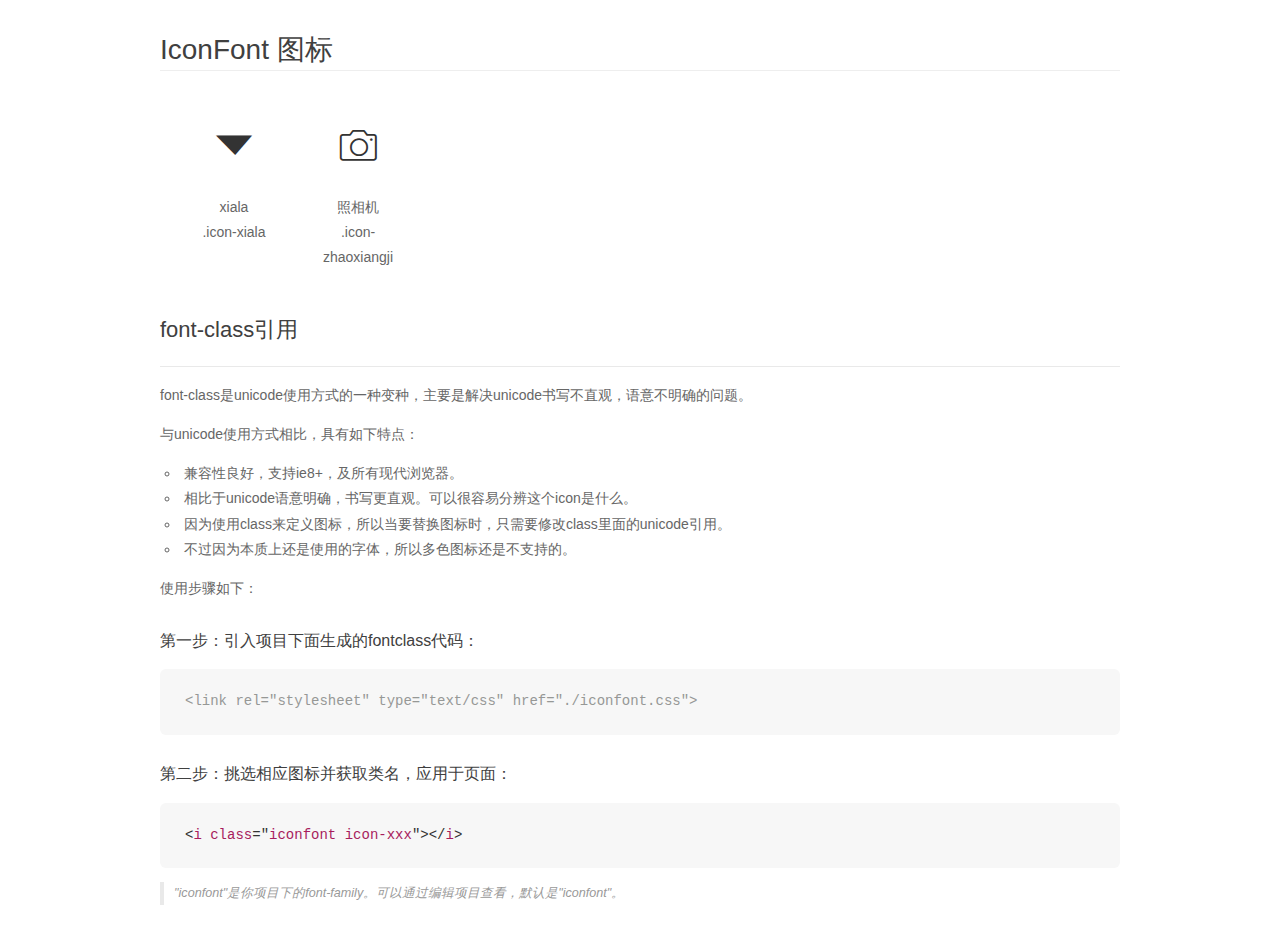
<file: iconfont/font_376175_vsrosw128nwb3xr/demo_fontclass.html>
<!DOCTYPE html>
<html>
<head>
    <meta charset="utf-8"/>
    <title>IconFont</title>
    <link rel="stylesheet" href="demo.css">
    <link rel="stylesheet" href="iconfont.css">
</head>
<body>
    <div class="main markdown">
        <h1>IconFont 图标</h1>
        <ul class="icon_lists clear">
            
                <li>
                <i class="icon iconfont icon-xiala"></i>
                    <div class="name">xiala</div>
                    <div class="fontclass">.icon-xiala</div>
                </li>
            
                <li>
                <i class="icon iconfont icon-zhaoxiangji"></i>
                    <div class="name">照相机</div>
                    <div class="fontclass">.icon-zhaoxiangji</div>
                </li>
            
        </ul>

        <h2 id="font-class-">font-class引用</h2>
        <hr>

        <p>font-class是unicode使用方式的一种变种，主要是解决unicode书写不直观，语意不明确的问题。</p>
        <p>与unicode使用方式相比，具有如下特点：</p>
        <ul>
        <li>兼容性良好，支持ie8+，及所有现代浏览器。</li>
        <li>相比于unicode语意明确，书写更直观。可以很容易分辨这个icon是什么。</li>
        <li>因为使用class来定义图标，所以当要替换图标时，只需要修改class里面的unicode引用。</li>
        <li>不过因为本质上还是使用的字体，所以多色图标还是不支持的。</li>
        </ul>
        <p>使用步骤如下：</p>
        <h3 id="-fontclass-">第一步：引入项目下面生成的fontclass代码：</h3>


        <pre><code class="lang-js hljs javascript"><span class="hljs-comment">&lt;link rel="stylesheet" type="text/css" href="./iconfont.css"&gt;</span></code></pre>
        <h3 id="-">第二步：挑选相应图标并获取类名，应用于页面：</h3>
        <pre><code class="lang-css hljs">&lt;<span class="hljs-selector-tag">i</span> <span class="hljs-selector-tag">class</span>="<span class="hljs-selector-tag">iconfont</span> <span class="hljs-selector-tag">icon-xxx</span>"&gt;&lt;/<span class="hljs-selector-tag">i</span>&gt;</code></pre>
        <blockquote>
        <p>"iconfont"是你项目下的font-family。可以通过编辑项目查看，默认是"iconfont"。</p>
        </blockquote>
    </div>
</body>
</html>
</file>
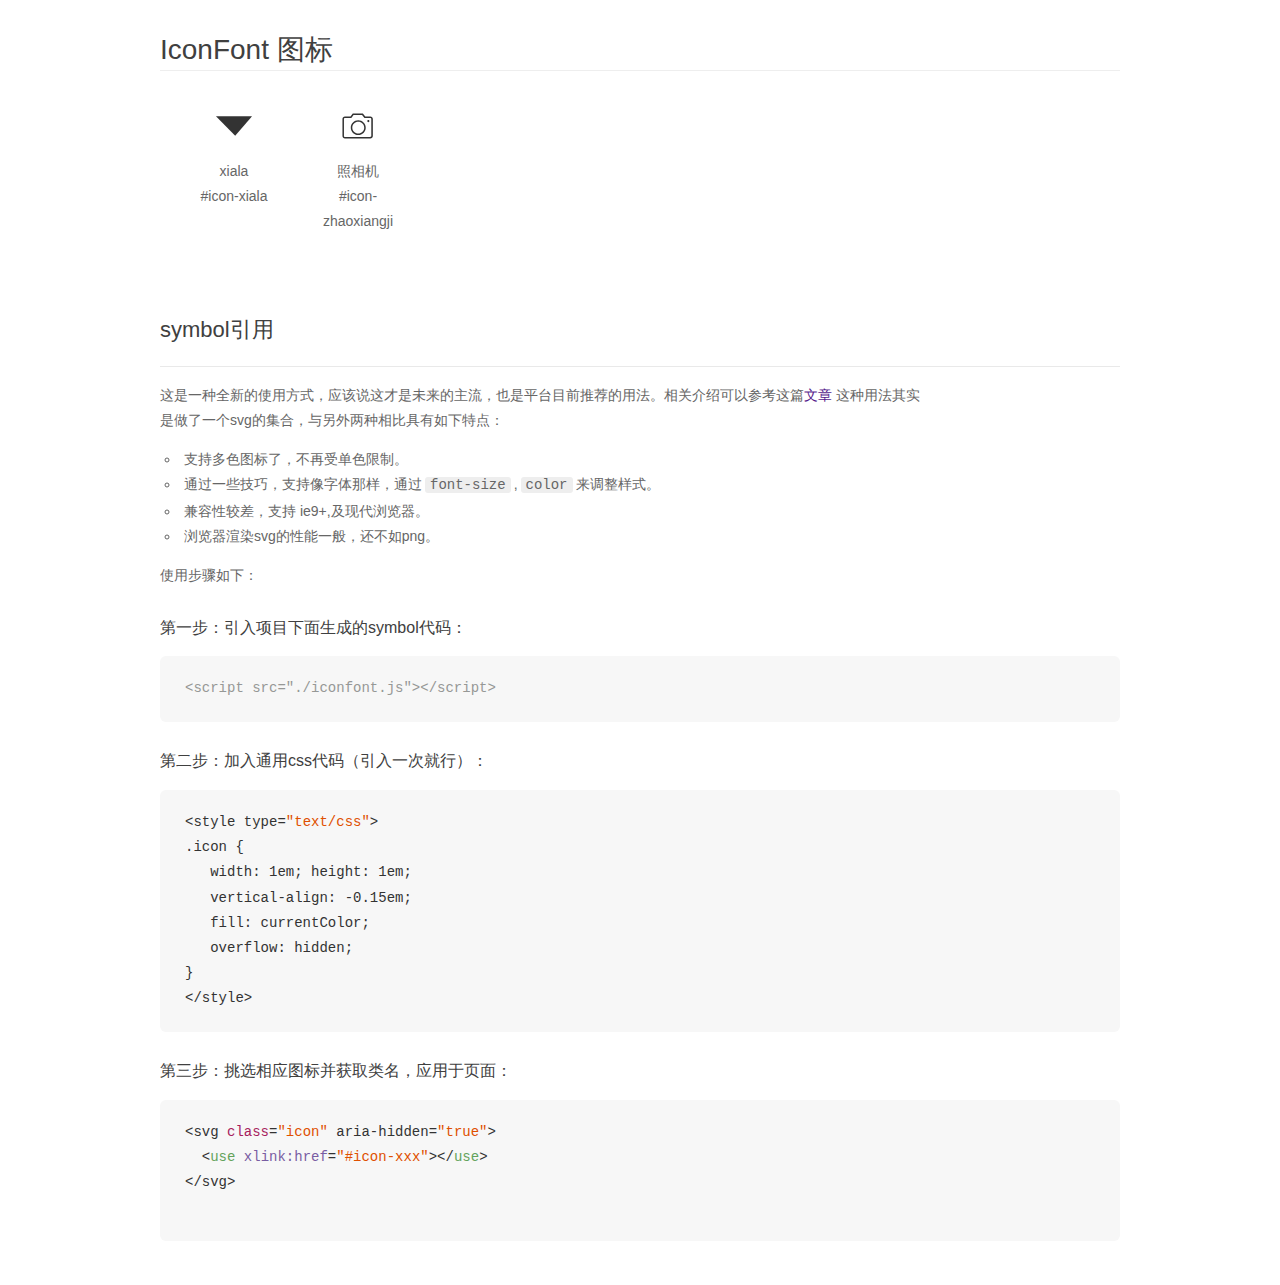
<file: iconfont/font_376175_vsrosw128nwb3xr/demo_symbol.html>
<!DOCTYPE html>
<html>
<head>
    <meta charset="utf-8"/>
    <title>IconFont</title>
    <link rel="stylesheet" href="demo.css">
    <script src="iconfont.js"></script>

    <style type="text/css">
        .icon {
          /* 通过设置 font-size 来改变图标大小 */
          width: 1em; height: 1em;
          /* 图标和文字相邻时，垂直对齐 */
          vertical-align: -0.15em;
          /* 通过设置 color 来改变 SVG 的颜色/fill */
          fill: currentColor;
          /* path 和 stroke 溢出 viewBox 部分在 IE 下会显示
             normalize.css 中也包含这行 */
          overflow: hidden;
        }

    </style>
</head>
<body>
    <div class="main markdown">
        <h1>IconFont 图标</h1>
        <ul class="icon_lists clear">
            
                <li>
                    <svg class="icon" aria-hidden="true">
                        <use xlink:href="#icon-xiala"></use>
                    </svg>
                    <div class="name">xiala</div>
                    <div class="fontclass">#icon-xiala</div>
                </li>
            
                <li>
                    <svg class="icon" aria-hidden="true">
                        <use xlink:href="#icon-zhaoxiangji"></use>
                    </svg>
                    <div class="name">照相机</div>
                    <div class="fontclass">#icon-zhaoxiangji</div>
                </li>
            
        </ul>


        <h2 id="symbol-">symbol引用</h2>
        <hr>

        <p>这是一种全新的使用方式，应该说这才是未来的主流，也是平台目前推荐的用法。相关介绍可以参考这篇<a href="">文章</a>
        这种用法其实是做了一个svg的集合，与另外两种相比具有如下特点：</p>
        <ul>
          <li>支持多色图标了，不再受单色限制。</li>
          <li>通过一些技巧，支持像字体那样，通过<code>font-size</code>,<code>color</code>来调整样式。</li>
          <li>兼容性较差，支持 ie9+,及现代浏览器。</li>
          <li>浏览器渲染svg的性能一般，还不如png。</li>
        </ul>
        <p>使用步骤如下：</p>
        <h3 id="-symbol-">第一步：引入项目下面生成的symbol代码：</h3>
        <pre><code class="lang-js hljs javascript"><span class="hljs-comment">&lt;script src="./iconfont.js"&gt;&lt;/script&gt;</span></code></pre>
        <h3 id="-css-">第二步：加入通用css代码（引入一次就行）：</h3>
        <pre><code class="lang-js hljs javascript">&lt;style type=<span class="hljs-string">"text/css"</span>&gt;
.icon {
   width: <span class="hljs-number">1</span>em; height: <span class="hljs-number">1</span>em;
   vertical-align: <span class="hljs-number">-0.15</span>em;
   fill: currentColor;
   overflow: hidden;
}
&lt;<span class="hljs-regexp">/style&gt;</span></code></pre>
        <h3 id="-">第三步：挑选相应图标并获取类名，应用于页面：</h3>
        <pre><code class="lang-js hljs javascript">&lt;svg <span class="hljs-class"><span class="hljs-keyword">class</span></span>=<span class="hljs-string">"icon"</span> aria-hidden=<span class="hljs-string">"true"</span>&gt;<span class="xml"><span class="hljs-tag">
  &lt;<span class="hljs-name">use</span> <span class="hljs-attr">xlink:href</span>=<span class="hljs-string">"#icon-xxx"</span>&gt;</span><span class="hljs-tag">&lt;/<span class="hljs-name">use</span>&gt;</span>
</span>&lt;<span class="hljs-regexp">/svg&gt;
        </span></code></pre>
    </div>
</body>
</html>
</file>
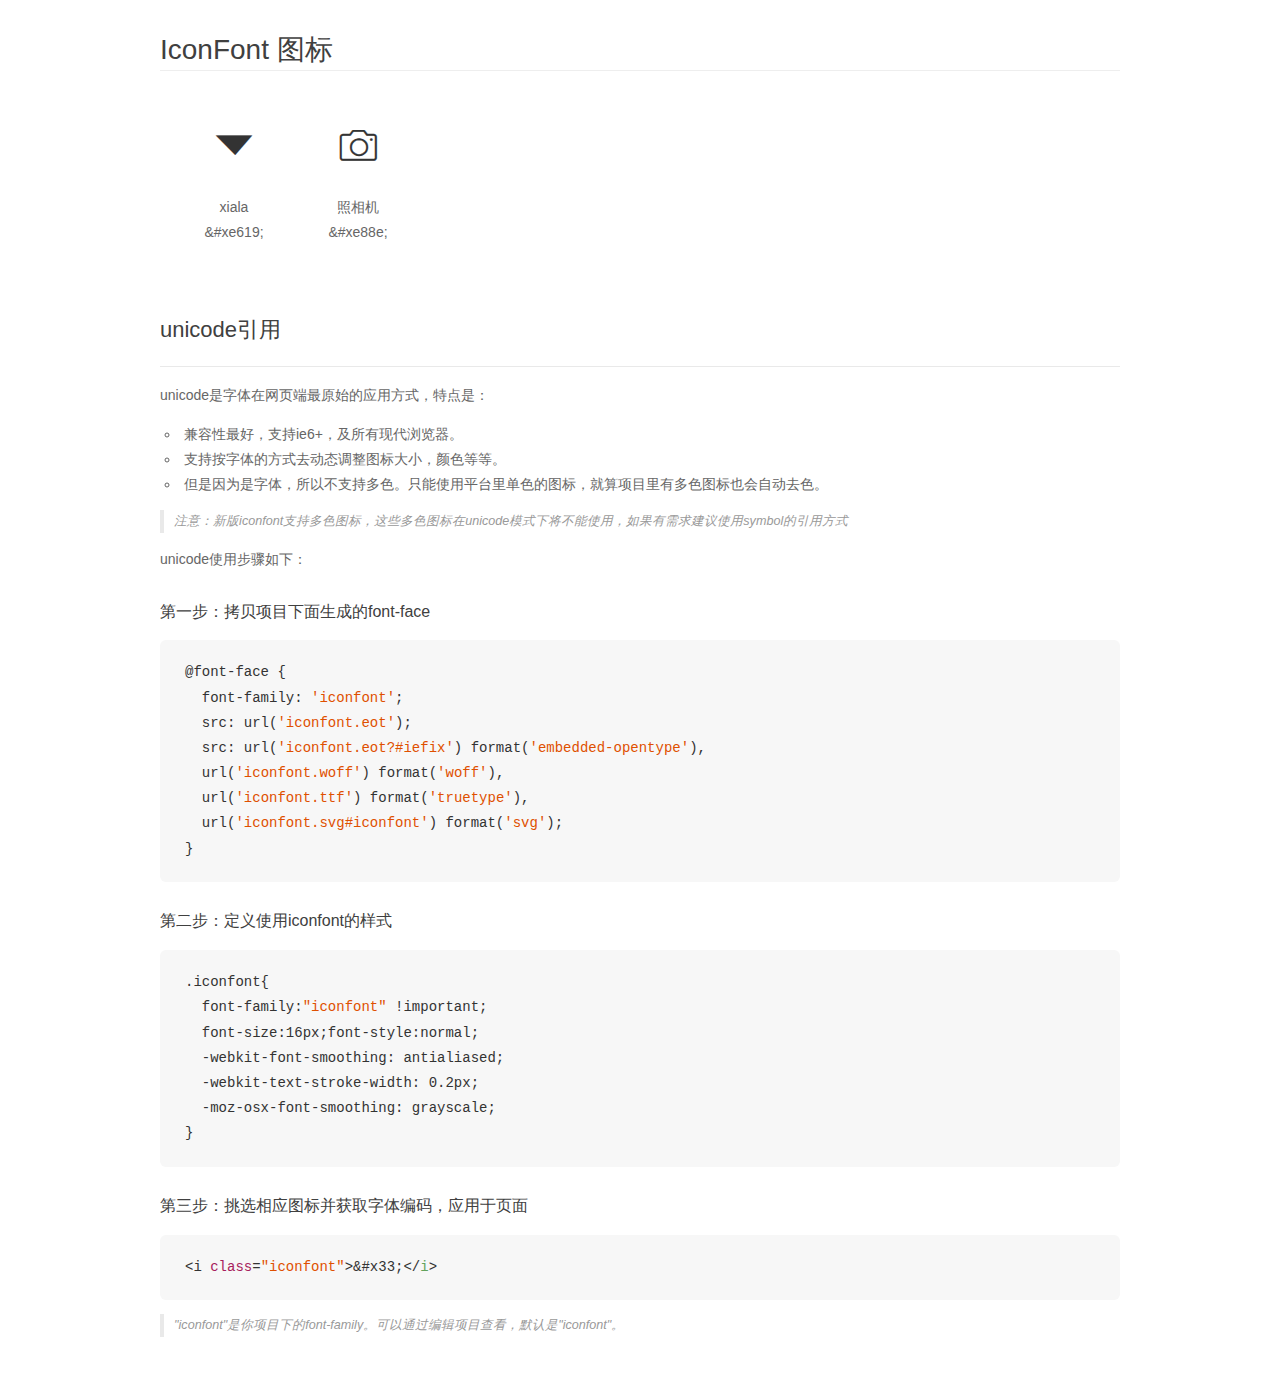
<file: iconfont/font_376175_vsrosw128nwb3xr/demo_unicode.html>
<!DOCTYPE html>
<html>
<head>
    <meta charset="utf-8"/>
    <title>IconFont</title>
    <link rel="stylesheet" href="demo.css">

    <style type="text/css">

        @font-face {font-family: "iconfont";
          src: url('iconfont.eot'); /* IE9*/
          src: url('iconfont.eot#iefix') format('embedded-opentype'), /* IE6-IE8 */
          url('iconfont.woff') format('woff'), /* chrome, firefox */
          url('iconfont.ttf') format('truetype'), /* chrome, firefox, opera, Safari, Android, iOS 4.2+*/
          url('iconfont.svg#iconfont') format('svg'); /* iOS 4.1- */
        }

        .iconfont {
          font-family:"iconfont" !important;
          font-size:16px;
          font-style:normal;
          -webkit-font-smoothing: antialiased;
          -webkit-text-stroke-width: 0.2px;
          -moz-osx-font-smoothing: grayscale;
        }

    </style>
</head>
<body>
    <div class="main markdown">
        <h1>IconFont 图标</h1>
        <ul class="icon_lists clear">
            
                <li>
                <i class="icon iconfont">&#xe619;</i>
                    <div class="name">xiala</div>
                    <div class="code">&amp;#xe619;</div>
                </li>
            
                <li>
                <i class="icon iconfont">&#xe88e;</i>
                    <div class="name">照相机</div>
                    <div class="code">&amp;#xe88e;</div>
                </li>
            
        </ul>
        <h2 id="unicode-">unicode引用</h2>
        <hr>

        <p>unicode是字体在网页端最原始的应用方式，特点是：</p>
        <ul>
        <li>兼容性最好，支持ie6+，及所有现代浏览器。</li>
        <li>支持按字体的方式去动态调整图标大小，颜色等等。</li>
        <li>但是因为是字体，所以不支持多色。只能使用平台里单色的图标，就算项目里有多色图标也会自动去色。</li>
        </ul>
        <blockquote>
        <p>注意：新版iconfont支持多色图标，这些多色图标在unicode模式下将不能使用，如果有需求建议使用symbol的引用方式</p>
        </blockquote>
        <p>unicode使用步骤如下：</p>
        <h3 id="-font-face">第一步：拷贝项目下面生成的font-face</h3>
        <pre><code class="lang-js hljs javascript">@font-face {
  font-family: <span class="hljs-string">'iconfont'</span>;
  src: url(<span class="hljs-string">'iconfont.eot'</span>);
  src: url(<span class="hljs-string">'iconfont.eot?#iefix'</span>) format(<span class="hljs-string">'embedded-opentype'</span>),
  url(<span class="hljs-string">'iconfont.woff'</span>) format(<span class="hljs-string">'woff'</span>),
  url(<span class="hljs-string">'iconfont.ttf'</span>) format(<span class="hljs-string">'truetype'</span>),
  url(<span class="hljs-string">'iconfont.svg#iconfont'</span>) format(<span class="hljs-string">'svg'</span>);
}
</code></pre>
        <h3 id="-iconfont-">第二步：定义使用iconfont的样式</h3>
        <pre><code class="lang-js hljs javascript">.iconfont{
  font-family:<span class="hljs-string">"iconfont"</span> !important;
  font-size:<span class="hljs-number">16</span>px;font-style:normal;
  -webkit-font-smoothing: antialiased;
  -webkit-text-stroke-width: <span class="hljs-number">0.2</span>px;
  -moz-osx-font-smoothing: grayscale;
}
</code></pre>
        <h3 id="-">第三步：挑选相应图标并获取字体编码，应用于页面</h3>
        <pre><code class="lang-js hljs javascript">&lt;i <span class="hljs-class"><span class="hljs-keyword">class</span></span>=<span class="hljs-string">"iconfont"</span>&gt;&amp;#x33;<span class="xml"><span class="hljs-tag">&lt;/<span class="hljs-name">i</span>&gt;</span></span></code></pre>

        <blockquote>
        <p>"iconfont"是你项目下的font-family。可以通过编辑项目查看，默认是"iconfont"。</p>
        </blockquote>
    </div>


</body>
</html>
</file>
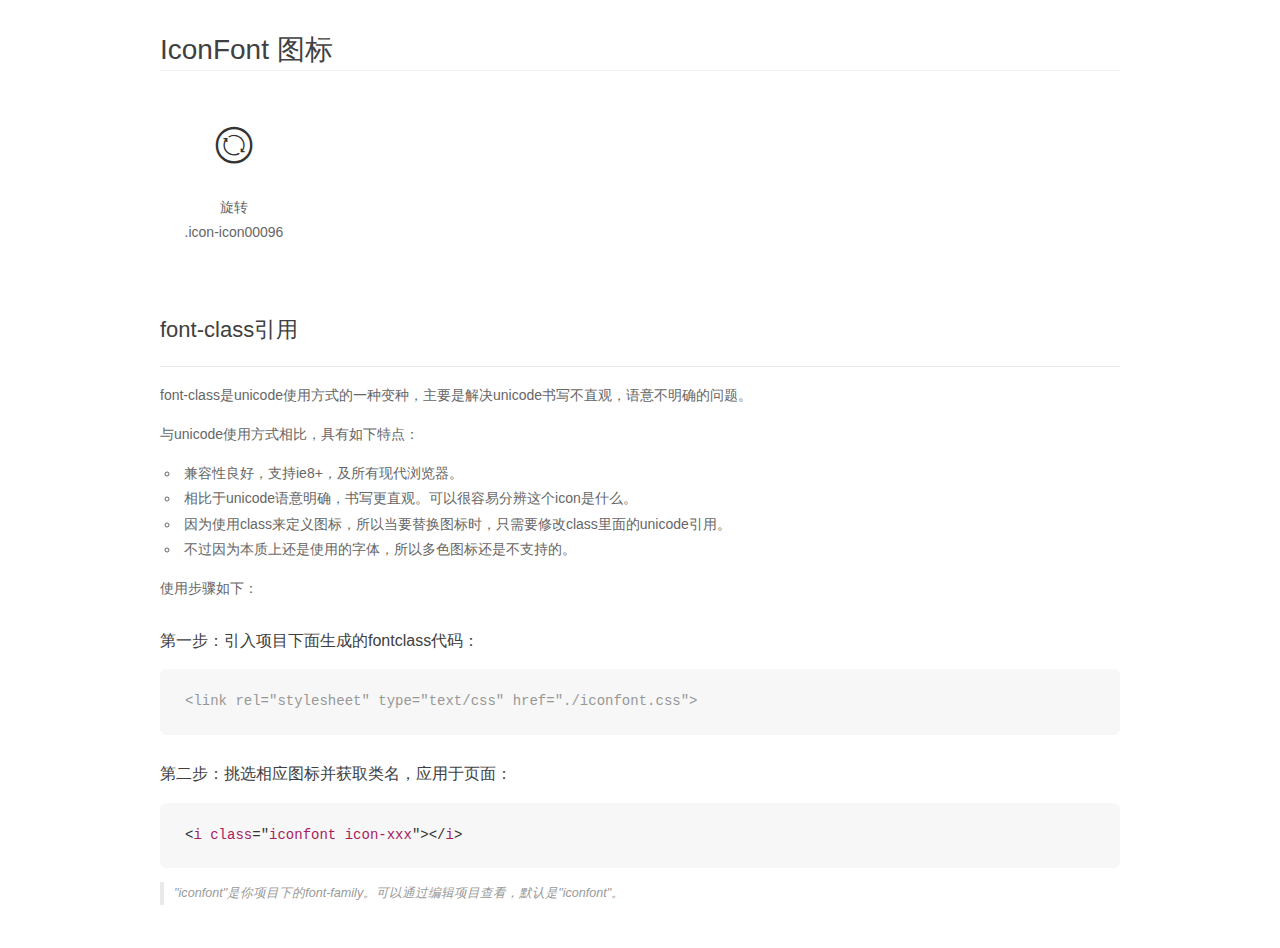
<file: iconfont/download(1)/font_447280_egvaq0m1vfmkj4i/demo_fontclass.html>
<!DOCTYPE html>
<html>
<head>
    <meta charset="utf-8"/>
    <title>IconFont</title>
    <link rel="stylesheet" href="demo.css">
    <link rel="stylesheet" href="iconfont.css">
</head>
<body>
    <div class="main markdown">
        <h1>IconFont 图标</h1>
        <ul class="icon_lists clear">
            
                <li>
                <i class="icon iconfont icon-icon00096"></i>
                    <div class="name">旋转</div>
                    <div class="fontclass">.icon-icon00096</div>
                </li>
            
        </ul>

        <h2 id="font-class-">font-class引用</h2>
        <hr>

        <p>font-class是unicode使用方式的一种变种，主要是解决unicode书写不直观，语意不明确的问题。</p>
        <p>与unicode使用方式相比，具有如下特点：</p>
        <ul>
        <li>兼容性良好，支持ie8+，及所有现代浏览器。</li>
        <li>相比于unicode语意明确，书写更直观。可以很容易分辨这个icon是什么。</li>
        <li>因为使用class来定义图标，所以当要替换图标时，只需要修改class里面的unicode引用。</li>
        <li>不过因为本质上还是使用的字体，所以多色图标还是不支持的。</li>
        </ul>
        <p>使用步骤如下：</p>
        <h3 id="-fontclass-">第一步：引入项目下面生成的fontclass代码：</h3>


        <pre><code class="lang-js hljs javascript"><span class="hljs-comment">&lt;link rel="stylesheet" type="text/css" href="./iconfont.css"&gt;</span></code></pre>
        <h3 id="-">第二步：挑选相应图标并获取类名，应用于页面：</h3>
        <pre><code class="lang-css hljs">&lt;<span class="hljs-selector-tag">i</span> <span class="hljs-selector-tag">class</span>="<span class="hljs-selector-tag">iconfont</span> <span class="hljs-selector-tag">icon-xxx</span>"&gt;&lt;/<span class="hljs-selector-tag">i</span>&gt;</code></pre>
        <blockquote>
        <p>"iconfont"是你项目下的font-family。可以通过编辑项目查看，默认是"iconfont"。</p>
        </blockquote>
    </div>
</body>
</html>
</file>
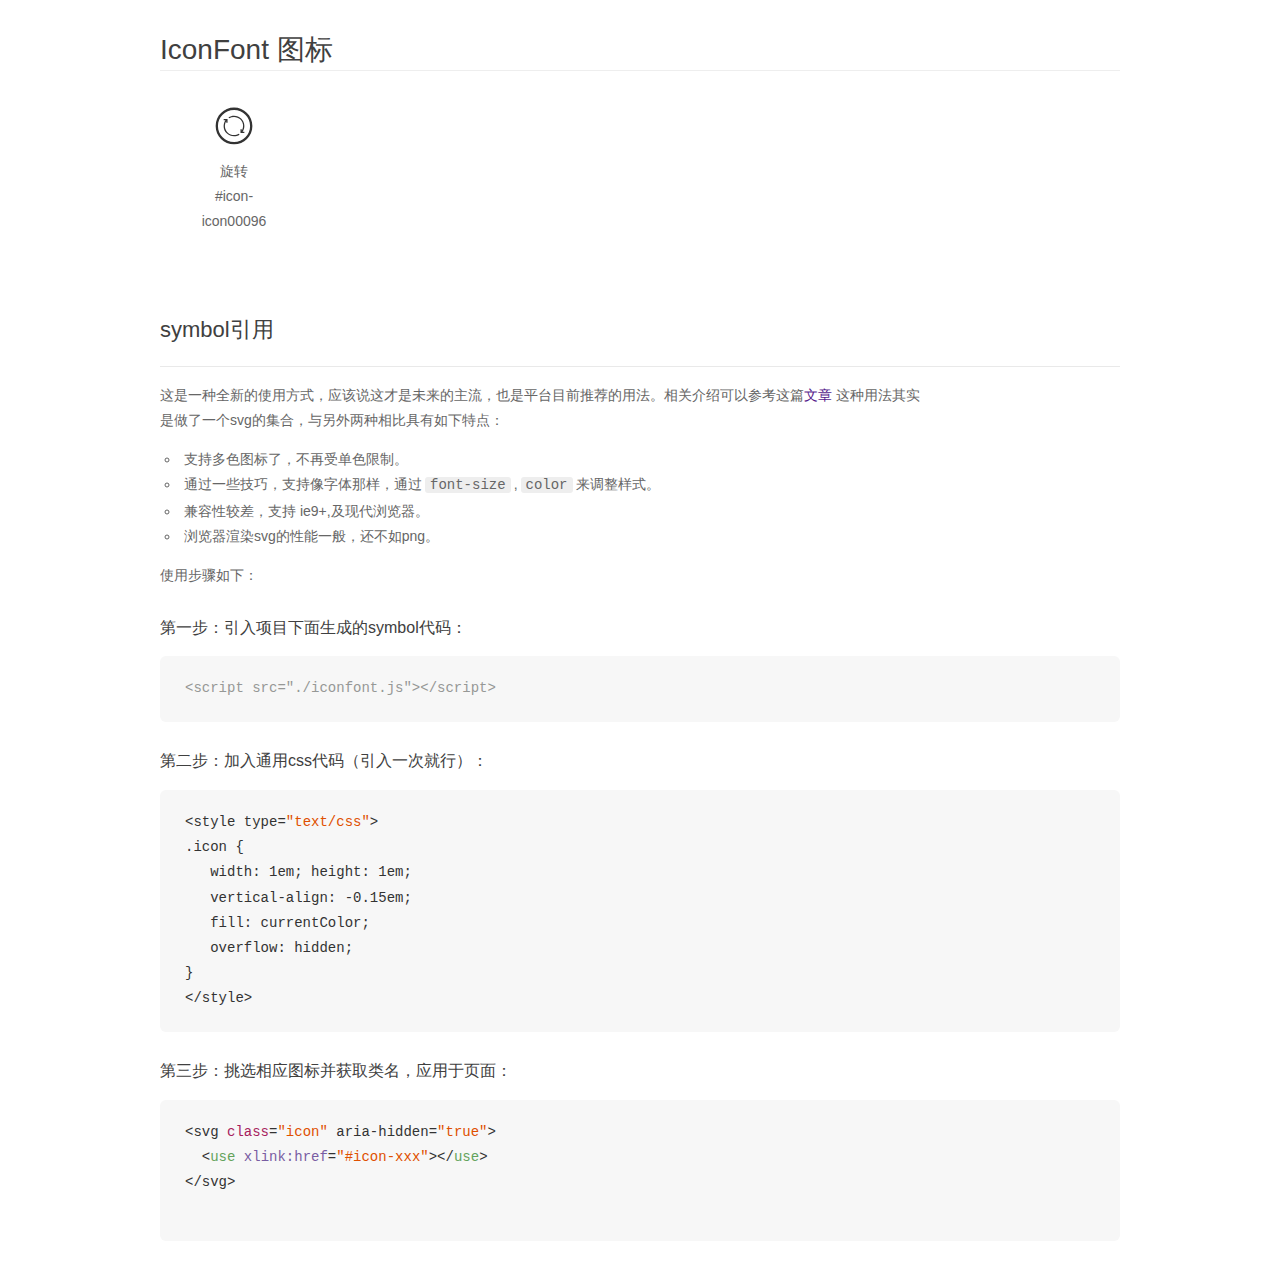
<file: iconfont/download(1)/font_447280_egvaq0m1vfmkj4i/demo_symbol.html>
<!DOCTYPE html>
<html>
<head>
    <meta charset="utf-8"/>
    <title>IconFont</title>
    <link rel="stylesheet" href="demo.css">
    <script src="iconfont.js"></script>

    <style type="text/css">
        .icon {
          /* 通过设置 font-size 来改变图标大小 */
          width: 1em; height: 1em;
          /* 图标和文字相邻时，垂直对齐 */
          vertical-align: -0.15em;
          /* 通过设置 color 来改变 SVG 的颜色/fill */
          fill: currentColor;
          /* path 和 stroke 溢出 viewBox 部分在 IE 下会显示
             normalize.css 中也包含这行 */
          overflow: hidden;
        }

    </style>
</head>
<body>
    <div class="main markdown">
        <h1>IconFont 图标</h1>
        <ul class="icon_lists clear">
            
                <li>
                    <svg class="icon" aria-hidden="true">
                        <use xlink:href="#icon-icon00096"></use>
                    </svg>
                    <div class="name">旋转</div>
                    <div class="fontclass">#icon-icon00096</div>
                </li>
            
        </ul>


        <h2 id="symbol-">symbol引用</h2>
        <hr>

        <p>这是一种全新的使用方式，应该说这才是未来的主流，也是平台目前推荐的用法。相关介绍可以参考这篇<a href="">文章</a>
        这种用法其实是做了一个svg的集合，与另外两种相比具有如下特点：</p>
        <ul>
          <li>支持多色图标了，不再受单色限制。</li>
          <li>通过一些技巧，支持像字体那样，通过<code>font-size</code>,<code>color</code>来调整样式。</li>
          <li>兼容性较差，支持 ie9+,及现代浏览器。</li>
          <li>浏览器渲染svg的性能一般，还不如png。</li>
        </ul>
        <p>使用步骤如下：</p>
        <h3 id="-symbol-">第一步：引入项目下面生成的symbol代码：</h3>
        <pre><code class="lang-js hljs javascript"><span class="hljs-comment">&lt;script src="./iconfont.js"&gt;&lt;/script&gt;</span></code></pre>
        <h3 id="-css-">第二步：加入通用css代码（引入一次就行）：</h3>
        <pre><code class="lang-js hljs javascript">&lt;style type=<span class="hljs-string">"text/css"</span>&gt;
.icon {
   width: <span class="hljs-number">1</span>em; height: <span class="hljs-number">1</span>em;
   vertical-align: <span class="hljs-number">-0.15</span>em;
   fill: currentColor;
   overflow: hidden;
}
&lt;<span class="hljs-regexp">/style&gt;</span></code></pre>
        <h3 id="-">第三步：挑选相应图标并获取类名，应用于页面：</h3>
        <pre><code class="lang-js hljs javascript">&lt;svg <span class="hljs-class"><span class="hljs-keyword">class</span></span>=<span class="hljs-string">"icon"</span> aria-hidden=<span class="hljs-string">"true"</span>&gt;<span class="xml"><span class="hljs-tag">
  &lt;<span class="hljs-name">use</span> <span class="hljs-attr">xlink:href</span>=<span class="hljs-string">"#icon-xxx"</span>&gt;</span><span class="hljs-tag">&lt;/<span class="hljs-name">use</span>&gt;</span>
</span>&lt;<span class="hljs-regexp">/svg&gt;
        </span></code></pre>
    </div>
</body>
</html>
</file>
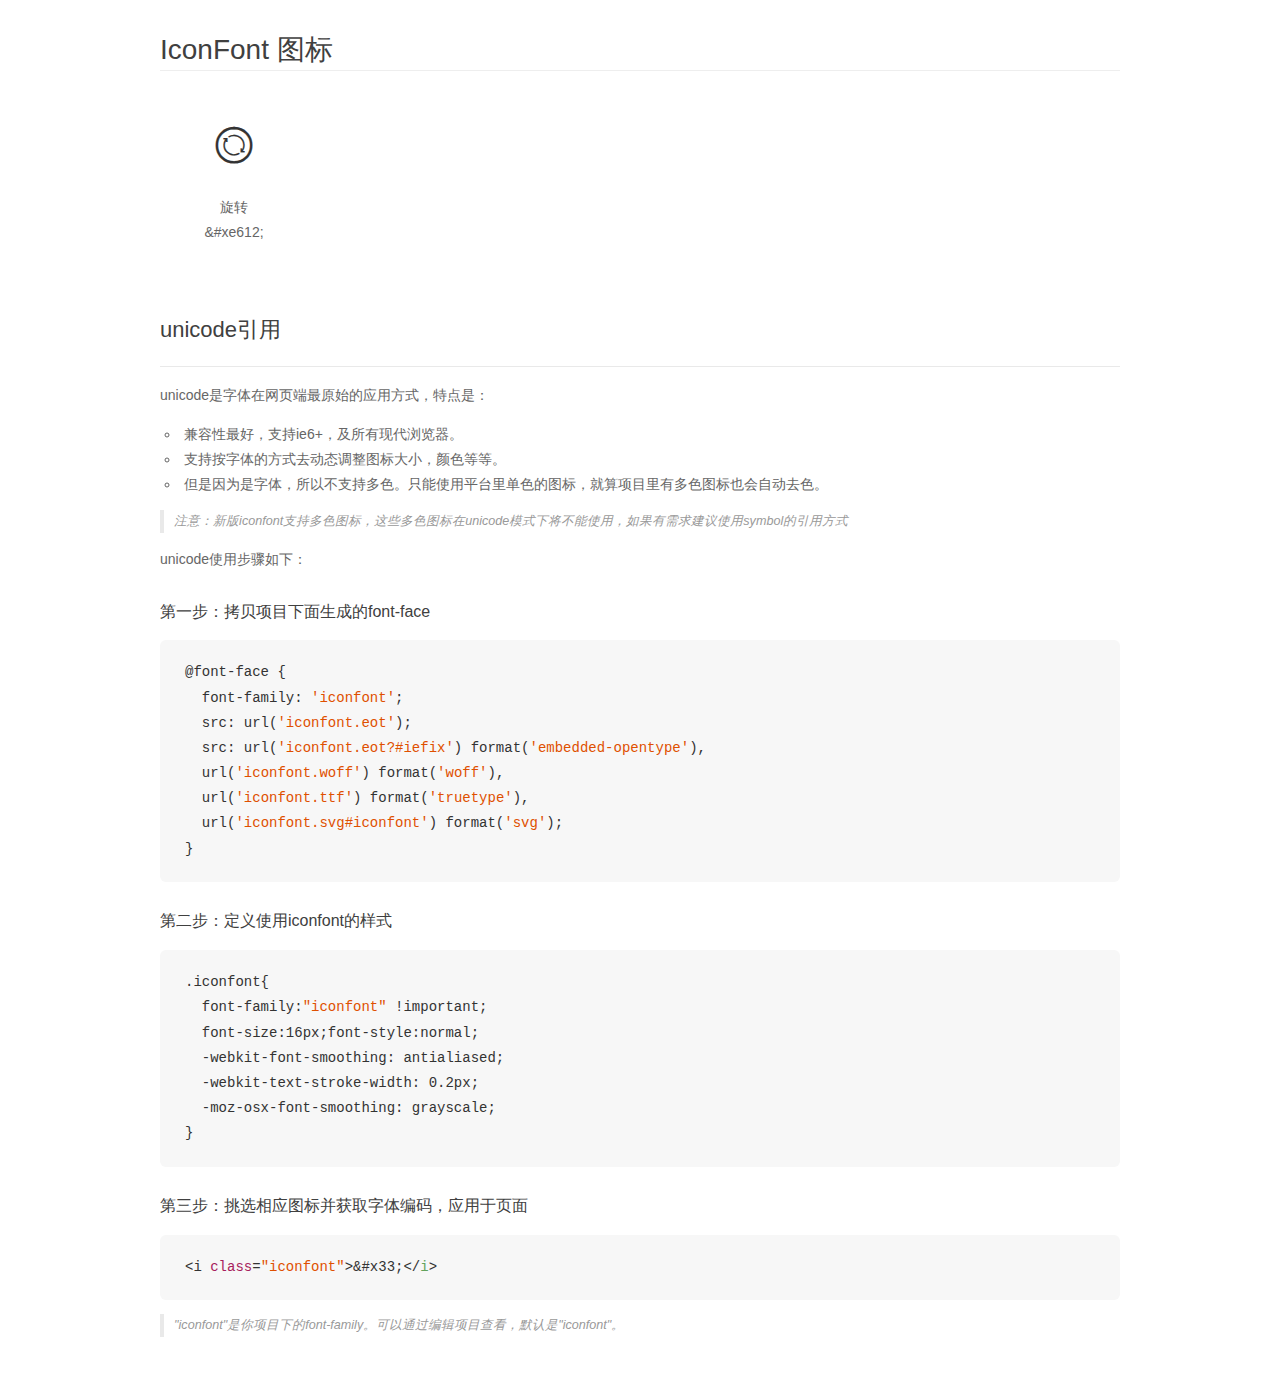
<file: iconfont/download(1)/font_447280_egvaq0m1vfmkj4i/demo_unicode.html>
<!DOCTYPE html>
<html>
<head>
    <meta charset="utf-8"/>
    <title>IconFont</title>
    <link rel="stylesheet" href="demo.css">

    <style type="text/css">

        @font-face {font-family: "iconfont";
          src: url('iconfont.eot'); /* IE9*/
          src: url('iconfont.eot#iefix') format('embedded-opentype'), /* IE6-IE8 */
          url('iconfont.woff') format('woff'), /* chrome, firefox */
          url('iconfont.ttf') format('truetype'), /* chrome, firefox, opera, Safari, Android, iOS 4.2+*/
          url('iconfont.svg#iconfont') format('svg'); /* iOS 4.1- */
        }

        .iconfont {
          font-family:"iconfont" !important;
          font-size:16px;
          font-style:normal;
          -webkit-font-smoothing: antialiased;
          -webkit-text-stroke-width: 0.2px;
          -moz-osx-font-smoothing: grayscale;
        }

    </style>
</head>
<body>
    <div class="main markdown">
        <h1>IconFont 图标</h1>
        <ul class="icon_lists clear">
            
                <li>
                <i class="icon iconfont">&#xe612;</i>
                    <div class="name">旋转</div>
                    <div class="code">&amp;#xe612;</div>
                </li>
            
        </ul>
        <h2 id="unicode-">unicode引用</h2>
        <hr>

        <p>unicode是字体在网页端最原始的应用方式，特点是：</p>
        <ul>
        <li>兼容性最好，支持ie6+，及所有现代浏览器。</li>
        <li>支持按字体的方式去动态调整图标大小，颜色等等。</li>
        <li>但是因为是字体，所以不支持多色。只能使用平台里单色的图标，就算项目里有多色图标也会自动去色。</li>
        </ul>
        <blockquote>
        <p>注意：新版iconfont支持多色图标，这些多色图标在unicode模式下将不能使用，如果有需求建议使用symbol的引用方式</p>
        </blockquote>
        <p>unicode使用步骤如下：</p>
        <h3 id="-font-face">第一步：拷贝项目下面生成的font-face</h3>
        <pre><code class="lang-js hljs javascript">@font-face {
  font-family: <span class="hljs-string">'iconfont'</span>;
  src: url(<span class="hljs-string">'iconfont.eot'</span>);
  src: url(<span class="hljs-string">'iconfont.eot?#iefix'</span>) format(<span class="hljs-string">'embedded-opentype'</span>),
  url(<span class="hljs-string">'iconfont.woff'</span>) format(<span class="hljs-string">'woff'</span>),
  url(<span class="hljs-string">'iconfont.ttf'</span>) format(<span class="hljs-string">'truetype'</span>),
  url(<span class="hljs-string">'iconfont.svg#iconfont'</span>) format(<span class="hljs-string">'svg'</span>);
}
</code></pre>
        <h3 id="-iconfont-">第二步：定义使用iconfont的样式</h3>
        <pre><code class="lang-js hljs javascript">.iconfont{
  font-family:<span class="hljs-string">"iconfont"</span> !important;
  font-size:<span class="hljs-number">16</span>px;font-style:normal;
  -webkit-font-smoothing: antialiased;
  -webkit-text-stroke-width: <span class="hljs-number">0.2</span>px;
  -moz-osx-font-smoothing: grayscale;
}
</code></pre>
        <h3 id="-">第三步：挑选相应图标并获取字体编码，应用于页面</h3>
        <pre><code class="lang-js hljs javascript">&lt;i <span class="hljs-class"><span class="hljs-keyword">class</span></span>=<span class="hljs-string">"iconfont"</span>&gt;&amp;#x33;<span class="xml"><span class="hljs-tag">&lt;/<span class="hljs-name">i</span>&gt;</span></span></code></pre>

        <blockquote>
        <p>"iconfont"是你项目下的font-family。可以通过编辑项目查看，默认是"iconfont"。</p>
        </blockquote>
    </div>


</body>
</html>
</file>
<file: css/天猫.css>
/*
* @Author: lenovo
* @Date:   2017-07-29 15:18:03
* @Last Modified by:   lenovo
* @Last Modified time: 2017-11-20 00:24:34
*/
*{
	margin: 0;
	padding: 0;
	text-decoration: none;
	list-style: none;
	font-family:"微软雅黑","宋体",sans-serif;
    box-sizing: border-box;
}
body{
  background: #F5F5F4;
}
img{
	border: 0;
}
main{
	margin: 0 auto;
	height: 100%;
	width: 1230px;
}
header{
	width: 100%;
	height: 32px;
	background: #F3F2F0;
	border-bottom: 1px solid #E7E6E3;
}
.headerc{
	width: 210px;
	height: 32px;
	float: left;
}
.header1{
	width: 84px;
	height: 11px;
	color: #9A9691;
	font-size: 11px;
	line-height: 32px;
	margin-right: 20px;
}
.icon-icon00096{
  width: 100%;
  height: 100%;
  display: block;
  background: #fff;
  text-align: center;
  line-height: 100px;
}
.icon-icon00096:hover{
  transform: rotate(360deg);
}
.header2{
	width: 56px;
	height: 11px;
	color: #9A9691;
	font-size: 11px;
	line-height: 32px;
	margin-right: 20px;
}
.header2:hover{
	color: #FF0036;
}
.header3{
	width: 66px;
	height: 11px;
	color: #9A9691;
	font-size: 11px;
	line-height: 32px;
}
.header3:hover{
	color: #FF0036;
}
.headery{
	width: 698px;
	height: 32px;
	/* background: red; */
	float: right;

}
.iconfont{
  font-size: 10px;
}
.headery li{
  position: relative;
}
.baobei{
  width: 84px;
  height: 80px;
  position: absolute;
  top: 32px;
  left: 0;
  background: #fff;
  display: none;
}
.baobei span{
  display: block;
  width: 100%;
  height: 50%;
  line-height: 40px;
  text-align: center;
  color: #888;
}
.wzdd ul{
  width: 33.333333%;
  height: 100%;
  padding: 15px;
  border-right: 1px solid #ccc;
  float: left;
}
.wzdd ul:last-child{
  border-right: 0;
}
.wzdd ul .att{
  width: 100%;
  height: 60px;
  text-align: center;
  line-height: 60px;
  color: orange;
}

.wzdd ul li{
  width: 33.333333%;
  height: 43px;
  float: left;
  line-height: 40px;
  font-size: 15px;
  text-align: center;
  color: #777;
}
.wzdd ul li span:hover{
  color: red;
  text-decoration: underline;
}
.wzdd{
  width: 1230px;
  height: 240px;
  z-index: 20;
  background: #fff;
  position: absolute;
  right: 0;
  top: 32px;
  display: none;
}
.headery li a{
	float: left;
	line-height: 32px;
	font-size: 11px;
	color: #9A9691; 
	margin-right: 20px;
}
.headery li a:hover{
	color: #FF0036; 
}
.headery .scj{
	margin-right: 28px;
    position: relative;
}
.baodian{
    width: 80px;
    height: 80px;
    text-align: center;
    line-height: 40px;
    color: #888;
    background: #fff;
    position: absolute;
    top: 32px;
    left: 0;
    display: none;
}
.baodian span{
    display: block;
}
.headery li .wzdh{
	margin-right: 0;
  float: right;
}
.headery .wzdh:hover{
	color: #9A9691;
    background: #fff;
}
@font-face {
  font-family: 'iconfont';  /* project id 376175 */
  src: url('http://at.alicdn.com/t/font_376175_gnvhpum2ax20529.eot');
  src: url('http://at.alicdn.com/t/font_376175_gnvhpum2ax20529.eot?#iefix') format('embedded-opentype'),
  url('http://at.alicdn.com/t/font_376175_gnvhpum2ax20529.woff') format('woff'),
  url('http://at.alicdn.com/t/font_376175_gnvhpum2ax20529.ttf') format('truetype'),
  url('http://at.alicdn.com/t/font_376175_gnvhpum2ax20529.svg#iconfont') format('svg');
}
.iconfont{
  font-family: 'iconfont';  /* project id 376175 */
  color: #000;
}
@font-face {
  font-family: 'iconfont1';  /* project id 368857 */
  src: url('http://at.alicdn.com/t/font_8cx53sco7jnka9k9.eot');
  src: url('http://at.alicdn.com/t/font_8cx53sco7jnka9k9.eot?#iefix') format('embedded-opentype'),
  url('http://at.alicdn.com/t/font_8cx53sco7jnka9k9.woff') format('woff'),
  url('http://at.alicdn.com/t/font_8cx53sco7jnka9k9.ttf') format('truetype'),
  url('http://at.alicdn.com/t/font_8cx53sco7jnka9k9.svg#iconfont') format('svg');
}
.iconfont1{
	font-family: 'iconfont1';  /* project id 368857 */
	color: #FF0036;

}
@font-face {
  font-family: 'iconfont2';  /* project id 368857 */
  src: url('http://at.alicdn.com/t/font_1jolepgpqdyxecdi.eot');
  src: url('http://at.alicdn.com/t/font_1jolepgpqdyxecdi.eot?#iefix') format('embedded-opentype'),
  url('http://at.alicdn.com/t/font_1jolepgpqdyxecdi.woff') format('woff'),
  url('http://at.alicdn.com/t/font_1jolepgpqdyxecdi.ttf') format('truetype'),
  url('http://at.alicdn.com/t/font_1jolepgpqdyxecdi.svg#iconfont') format('svg');
}
.iconfont2{
  font-family: 'iconfont2';  /* project id 368857 */
  color: #FF0036;
}
@font-face {
  font-family: 'iconfont';  /* project id 368181 */
  src: url('http://at.alicdn.com/t/font_mn0sxj8ey4fe0zfr.eot');
  src: url('http://at.alicdn.com/t/font_mn0sxj8ey4fe0zfr.eot?#iefix') format('embedded-opentype'),
  url('http://at.alicdn.com/t/font_mn0sxj8ey4fe0zfr.woff') format('woff'),
  url('http://at.alicdn.com/t/font_mn0sxj8ey4fe0zfr.ttf') format('truetype'),
  url('http://at.alicdn.com/t/font_mn0sxj8ey4fe0zfr.svg#iconfont') format('svg');
}
.iconfont{
  font-family: 'iconfont';  /* project id 368181 */
  color: #000;
}
@font-face {
  font-family: 'iconfont3';  /* project id 368181 */
  src: url('http://at.alicdn.com/t/font_hiou9r5mhtlc8fr.eot');
  src: url('http://at.alicdn.com/t/font_hiou9r5mhtlc8fr.eot?#iefix') format('embedded-opentype'),
  url('http://at.alicdn.com/t/font_hiou9r5mhtlc8fr.woff') format('woff'),
  url('http://at.alicdn.com/t/font_hiou9r5mhtlc8fr.ttf') format('truetype'),
  url('http://at.alicdn.com/t/font_hiou9r5mhtlc8fr.svg#iconfont') format('svg');
}
.iconfont3{
  font-family: 'iconfont3';  /* project id 368181 */
  color: #FF0036;
}
@font-face {
  font-family: 'iconfont4';  /* project id 368857 */
  src: url('http://at.alicdn.com/t/font_o44d9exp8dezsemi.eot');
  src: url('http://at.alicdn.com/t/font_o44d9exp8dezsemi.eot?#iefix') format('embedded-opentype'),
  url('http://at.alicdn.com/t/font_o44d9exp8dezsemi.woff') format('woff'),
  url('http://at.alicdn.com/t/font_o44d9exp8dezsemi.ttf') format('truetype'),
  url('http://at.alicdn.com/t/font_o44d9exp8dezsemi.svg#iconfont') format('svg');
}
.iconfont4{
  font-family: 'iconfont4';  /* project id 368857 */
  color: #FF0036;
}
.bbj{
	width: 100%;
	height: 131px;
	/* background: #fff; */
}
.logo{
	width: 105px;
	height: 104px;
	background-color: red;
	margin-top: 27px;
	background: url('../img/天猫tmall_06.png') no-repeat 0 0;
	background-size: 105px 105px;
	margin-left: 45px;
	float: left;
}
.sousuo{
	width: 626px;
	height: 130px;
	/* background: yellow; */
	float: left;
	margin-left: 170px;
}
.sousuo input{
	width: 491px;
	height: 36px;
	border: 2px solid #DE0000;
	margin-top: 39px;
	border-right: none;
	float: left;
	line-height: 36px;
	font-size: 14px;
	color: #656460;
  outline: none;
}
.sousuoz .bbq{
    margin-left: 8px;
}
.sousuoy{
	width: 129px;
	height: 36px;
	border: 2px solid #DE0000;
  float: left;
  margin-top: 39px;
  background: #DE0000;
  text-align: center;
  line-height: 36px;
  font-size: 18px;
	color: #fff;
}
.dianji a{
	float: left;
	font-size: 14px;
	color: #D0CCC7;
	padding-left: 13px;
	padding-right: 13px;
	border-right: 1px solid #D0CCC7;
}
.dianji .yiyi{
	padding-left: 0;
	color: #DE0000;
}
.dianji .jiujiu{
	border-right: none;
	color: #DE0000;
}
.dianji .sisi{
	color: #DE0000;
}
.dianji .qiqi{
	color: #DE0000;
}
.daohang{
	width: 100%;
	height: 35px;
	background: #F60000;
}
.daohang1{
	width: 200px;
	height: 35px;
	background: #E00000;
	float: left;
}
.daohang1 span{
	font-size: 14px;
	color: #fff;
	line-height: 35px;
	margin-left: 15px;
}
@font-face {
  font-family: 'iconfont5';  /* project id 368857 */
  src: url('http://at.alicdn.com/t/font_l2w3gbpzaf50cnmi.eot');
  src: url('http://at.alicdn.com/t/font_l2w3gbpzaf50cnmi.eot?#iefix') format('embedded-opentype'),
  url('http://at.alicdn.com/t/font_l2w3gbpzaf50cnmi.woff') format('woff'),
  url('http://at.alicdn.com/t/font_l2w3gbpzaf50cnmi.ttf') format('truetype'),
  url('http://at.alicdn.com/t/font_l2w3gbpzaf50cnmi.svg#iconfont') format('svg');
}
.iconfont5{
  font-family: 'iconfont5';  /* project id 368857 */
  color: #fff;
}
.zdaohang{
    width:1030px;
    height: 35px;
    float: left; 
}
.zdaohang a{
	float: left;
	margin-left: 30px;
	line-height: 35px;
	font-size: 16px;
	color: #fff;
}
@font-face {
  font-family: 'iconfont6';  /* project id 368857 */
  src: url('http://at.alicdn.com/t/font_57r6lelo7l9885mi.eot');
  src: url('http://at.alicdn.com/t/font_57r6lelo7l9885mi.eot?#iefix') format('embedded-opentype'),
  url('http://at.alicdn.com/t/font_57r6lelo7l9885mi.woff') format('woff'),
  url('http://at.alicdn.com/t/font_57r6lelo7l9885mi.ttf') format('truetype'),
  url('http://at.alicdn.com/t/font_57r6lelo7l9885mi.svg#iconfont') format('svg');
}
.iconfont6{
    font-family: 'iconfont6';  /* project id 368857 */
	color: #fff;
}
@font-face {
  font-family: 'iconfont7';  /* project id 368857 */
  src: url('http://at.alicdn.com/t/font_ivhjpalp1xos9k9.eot');
  src: url('http://at.alicdn.com/t/font_ivhjpalp1xos9k9.eot?#iefix') format('embedded-opentype'),
  url('http://at.alicdn.com/t/font_ivhjpalp1xos9k9.woff') format('woff'),
  url('http://at.alicdn.com/t/font_ivhjpalp1xos9k9.ttf') format('truetype'),
  url('http://at.alicdn.com/t/font_ivhjpalp1xos9k9.svg#iconfont') format('svg');
}
.iconfont7{
  font-family: 'iconfont7';  /* project id 368857 */
  color: #fff;
}
.banner{
	width: 100%;
	height: 500px;
	background-color: #E9E8E5;
	position: relative;
}
.cdh{
	width: 200px;
	height: 500px;
	background: #EEEDEB;
	position: absolute;
	top: 0;
	bottom: 0;
}
.cdhlb a{
	font-size: 13px;
	color: #000;
	line-height: 31.5px;
	margin-left: 14px;
}
.cdhlb li{
	width: 200px;
	height: 31.5px;
}
.yingg{
  width: 800px;
  height: 500px;
  position: absolute;
  left: 200px;
  top: 0;
  background: #fff; 
  padding: 20px;
  display: none;
}
.yingg .eeer .biaot{
  float: left;
  width: 20%;
  height: 100%;
  text-align: center;
  line-height: 65px;
  font-weight: bold;
}
.yingg .eeer{
  width: 100%;
  height: 14.3%;
}
.yingg .eeer a{
  width: 78%;
  height: 100%;
  display: block;
  float: right;
  border-bottom: 1px dashed #777;
}
.yingg .eeer:last-child a{
  border-bottom: 0;
}
.yingg .eeer a span{
  padding: 0 10px;
  color: #777;
}
.cdhlb li:hover{
	background: #fff;
}
.c01:hover{
    color:#E54077; 
}
.c02:hover{
	color: #427DEF;
}
.c03:hover{
	color: #6347ED;
}
.c04:hover{
    color:#E54077; 
}
.c05:hover{
	color: #6347ED;
}
.c06:hover{
	color: #427DEF;
}
.c07:hover{
    color:#E54077; 
}
.c08:hover{
	color: #F7A831;
}
.c09:hover{
	color: #F7A831;	
}
.c010:hover{
	color: #427DEF;
}
.c011:hover{
	color: #DD2727;
}
.c012:hover{
	color: #427DEF;

}
.c013:hover{
	color: #F7A831;
}
.c014:hover{
	color: #3BC7C4;
}
.c015:hover{
	color: #DD2727;
}
.c016:hover{
	color: #3BC7C4;
}
@font-face {
  font-family: 'iconfont8';  /* project id 368857 */
  src: url('http://at.alicdn.com/t/font_cpdqw1unimn53ik9.eot');
  src: url('http://at.alicdn.com/t/font_cpdqw1unimn53ik9.eot?#iefix') format('embedded-opentype'),
  url('http://at.alicdn.com/t/font_cpdqw1unimn53ik9.woff') format('woff'),
  url('http://at.alicdn.com/t/font_cpdqw1unimn53ik9.ttf') format('truetype'),
  url('http://at.alicdn.com/t/font_cpdqw1unimn53ik9.svg#iconfont') format('svg');
}
.iconfont8{
  font-family: 'iconfont8';  /* project id 368857 */
}
@font-face {
  font-family: 'iconfont9';  /* project id 368857 */
  src: url('http://at.alicdn.com/t/font_b69lkp27vlk57b9.eot');
  src: url('http://at.alicdn.com/t/font_b69lkp27vlk57b9.eot?#iefix') format('embedded-opentype'),
  url('http://at.alicdn.com/t/font_b69lkp27vlk57b9.woff') format('woff'),
  url('http://at.alicdn.com/t/font_b69lkp27vlk57b9.ttf') format('truetype'),
  url('http://at.alicdn.com/t/font_b69lkp27vlk57b9.svg#iconfont') format('svg');
}
.iconfont9{
	font-family: 'iconfont9';  /* project id 368857 */
}
@font-face {
  font-family: 'iconfont10';  /* project id 368857 */
  src: url('http://at.alicdn.com/t/font_he9xc60o2b6b6gvi.eot');
  src: url('http://at.alicdn.com/t/font_he9xc60o2b6b6gvi.eot?#iefix') format('embedded-opentype'),
  url('http://at.alicdn.com/t/font_he9xc60o2b6b6gvi.woff') format('woff'),
  url('http://at.alicdn.com/t/font_he9xc60o2b6b6gvi.ttf') format('truetype'),
  url('http://at.alicdn.com/t/font_he9xc60o2b6b6gvi.svg#iconfont') format('svg');
}
.iconfont10{
  font-family: 'iconfont10';  /* project id 368857 */
}
@font-face {
  font-family: 'iconfont11';  /* project id 368857 */
  src: url('http://at.alicdn.com/t/font_15n7raphco4aq0k9.eot');
  src: url('http://at.alicdn.com/t/font_15n7raphco4aq0k9.eot?#iefix') format('embedded-opentype'),
  url('http://at.alicdn.com/t/font_15n7raphco4aq0k9.woff') format('woff'),
  url('http://at.alicdn.com/t/font_15n7raphco4aq0k9.ttf') format('truetype'),
  url('http://at.alicdn.com/t/font_15n7raphco4aq0k9.svg#iconfont') format('svg');
}
.iconfont11{
  font-family: 'iconfont11';  /* project id 368857 */
}
@font-face {
  font-family: 'iconfont12';  /* project id 368857 */
  src: url('http://at.alicdn.com/t/font_fotw1urhw25fusor.eot');
  src: url('http://at.alicdn.com/t/font_fotw1urhw25fusor.eot?#iefix') format('embedded-opentype'),
  url('http://at.alicdn.com/t/font_fotw1urhw25fusor.woff') format('woff'),
  url('http://at.alicdn.com/t/font_fotw1urhw25fusor.ttf') format('truetype'),
  url('http://at.alicdn.com/t/font_fotw1urhw25fusor.svg#iconfont') format('svg');
}
.iconfont12{
  font-family: 'iconfont12';  /* project id 368857 */
}
@font-face {
  font-family: 'iconfont13';  /* project id 368857 */
  src: url('http://at.alicdn.com/t/font_b905izf0dbh2gldi.eot');
  src: url('http://at.alicdn.com/t/font_b905izf0dbh2gldi.eot?#iefix') format('embedded-opentype'),
  url('http://at.alicdn.com/t/font_b905izf0dbh2gldi.woff') format('woff'),
  url('http://at.alicdn.com/t/font_b905izf0dbh2gldi.ttf') format('truetype'),
  url('http://at.alicdn.com/t/font_b905izf0dbh2gldi.svg#iconfont') format('svg');
}
.iconfont13{
  font-family: 'iconfont13';  /* project id 368857 */
}
@font-face {
  font-family: 'iconfont14';  /* project id 368857 */
  src: url('http://at.alicdn.com/t/font_uxtdfamgyo315rk9.eot');
  src: url('http://at.alicdn.com/t/font_uxtdfamgyo315rk9.eot?#iefix') format('embedded-opentype'),
  url('http://at.alicdn.com/t/font_uxtdfamgyo315rk9.woff') format('woff'),
  url('http://at.alicdn.com/t/font_uxtdfamgyo315rk9.ttf') format('truetype'),
  url('http://at.alicdn.com/t/font_uxtdfamgyo315rk9.svg#iconfont') format('svg');
}
.iconfont14{
  font-family: 'iconfont14';  /* project id 368857 */
}
@font-face {
  font-family: 'iconfont15';  /* project id 368857 */
  src: url('http://at.alicdn.com/t/font_i3wv1nptafywrk9.eot');
  src: url('http://at.alicdn.com/t/font_i3wv1nptafywrk9.eot?#iefix') format('embedded-opentype'),
  url('http://at.alicdn.com/t/font_i3wv1nptafywrk9.woff') format('woff'),
  url('http://at.alicdn.com/t/font_i3wv1nptafywrk9.ttf') format('truetype'),
  url('http://at.alicdn.com/t/font_i3wv1nptafywrk9.svg#iconfont') format('svg');
}
.iconfont15{
  font-family: 'iconfont15';  /* project id 368857 */
}
@font-face {
  font-family: 'iconfont16';  /* project id 368857 */
  src: url('http://at.alicdn.com/t/font_oa6d74cdeknsif6r.eot');
  src: url('http://at.alicdn.com/t/font_oa6d74cdeknsif6r.eot?#iefix') format('embedded-opentype'),
  url('http://at.alicdn.com/t/font_oa6d74cdeknsif6r.woff') format('woff'),
  url('http://at.alicdn.com/t/font_oa6d74cdeknsif6r.ttf') format('truetype'),
  url('http://at.alicdn.com/t/font_oa6d74cdeknsif6r.svg#iconfont') format('svg');
}
.iconfont16{
  font-family: 'iconfont16';  /* project id 368857 */
}
@font-face {
  font-family: 'iconfont17';  /* project id 368857 */
  src: url('http://at.alicdn.com/t/font_cd2w6h9yhj7l23xr.eot');
  src: url('http://at.alicdn.com/t/font_cd2w6h9yhj7l23xr.eot?#iefix') format('embedded-opentype'),
  url('http://at.alicdn.com/t/font_cd2w6h9yhj7l23xr.woff') format('woff'),
  url('http://at.alicdn.com/t/font_cd2w6h9yhj7l23xr.ttf') format('truetype'),
  url('http://at.alicdn.com/t/font_cd2w6h9yhj7l23xr.svg#iconfont') format('svg');
}
.iconfont17{
  font-family: 'iconfont17';  /* project id 368857 */
}
@font-face {
  font-family: 'iconfont18';  /* project id 368857 */
  src: url('http://at.alicdn.com/t/font_urae4vz0823s1yvi.eot');
  src: url('http://at.alicdn.com/t/font_urae4vz0823s1yvi.eot?#iefix') format('embedded-opentype'),
  url('http://at.alicdn.com/t/font_urae4vz0823s1yvi.woff') format('woff'),
  url('http://at.alicdn.com/t/font_urae4vz0823s1yvi.ttf') format('truetype'),
  url('http://at.alicdn.com/t/font_urae4vz0823s1yvi.svg#iconfont') format('svg');
}
.iconfont18{
  font-family: 'iconfont18';  /* project id 368857 */
}
@font-face {
  font-family: 'iconfont19';  /* project id 368857 */
  src: url('http://at.alicdn.com/t/font_qgy8avn2vfb6gvi.eot');
  src: url('http://at.alicdn.com/t/font_qgy8avn2vfb6gvi.eot?#iefix') format('embedded-opentype'),
  url('http://at.alicdn.com/t/font_qgy8avn2vfb6gvi.woff') format('woff'),
  url('http://at.alicdn.com/t/font_qgy8avn2vfb6gvi.ttf') format('truetype'),
  url('http://at.alicdn.com/t/font_qgy8avn2vfb6gvi.svg#iconfont') format('svg');
}
.iconfont19{
  font-family: 'iconfont19';  /* project id 368857 */
}
@font-face {
  font-family: 'iconfont20';  /* project id 368857 */
  src: url('http://at.alicdn.com/t/font_sfase7ny45s1c3di.eot');
  src: url('http://at.alicdn.com/t/font_sfase7ny45s1c3di.eot?#iefix') format('embedded-opentype'),
  url('http://at.alicdn.com/t/font_sfase7ny45s1c3di.woff') format('woff'),
  url('http://at.alicdn.com/t/font_sfase7ny45s1c3di.ttf') format('truetype'),
  url('http://at.alicdn.com/t/font_sfase7ny45s1c3di.svg#iconfont') format('svg');
}
.iconfont20{
  font-family: 'iconfont20';  /* project id 368857 */
}
@font-face {
  font-family: 'iconfont21';  /* project id 368857 */
  src: url('http://at.alicdn.com/t/font_hyh7w8qk6lohto6r.eot');
  src: url('http://at.alicdn.com/t/font_hyh7w8qk6lohto6r.eot?#iefix') format('embedded-opentype'),
  url('http://at.alicdn.com/t/font_hyh7w8qk6lohto6r.woff') format('woff'),
  url('http://at.alicdn.com/t/font_hyh7w8qk6lohto6r.ttf') format('truetype'),
  url('http://at.alicdn.com/t/font_hyh7w8qk6lohto6r.svg#iconfont') format('svg');
}
.iconfont21{
  font-family: 'iconfont21';  /* project id 368857 */
}
@font-face {
  font-family: 'iconfont22';  /* project id 368857 */
  src: url('http://at.alicdn.com/t/font_79ea9oyzpa54s4i.eot');
  src: url('http://at.alicdn.com/t/font_79ea9oyzpa54s4i.eot?#iefix') format('embedded-opentype'),
  url('htt://at.alicdn.com/t/font_79ea9oyzpa54s4i.woff') format('woff'),
  url('http://at.alicdn.com/t/font_79ea9oyzpa54s4i.ttf') format('truetype'),
  url('http://at.alicdn.com/t/font_79ea9oyzpa54s4i.svg#iconfont') format('svg');
}
.iconfont22{
  font-family: 'iconfont22';  /* project id 368857 */
}
@font-face {
  font-family: 'iconfont23';  /* project id 368857 */
  src: url('http://at.alicdn.com/t/font_6bxw4txp5aw3tyb9.eot');
  src: url('http://at.alicdn.com/t/font_6bxw4txp5aw3tyb9.eot?#iefix') format('embedded-opentype'),
  url('http://at.alicdn.com/t/font_6bxw4txp5aw3tyb9.woff') format('woff'),
  url('http://at.alicdn.com/t/font_6bxw4txp5aw3tyb9.ttf') format('truetype'),
  url('http://at.alicdn.com/t/font_6bxw4txp5aw3tyb9.svg#iconfont') format('svg');
}
.iconfont23{
  font-family: 'iconfont23';  /* project id 368857 */
}
.circle{
	width: 200px;
	height: 20px;
	/* background: red; */
	position: absolute;
	bottom: 20px;
	left: 530px;
}
.circle>li{
  width: 20px;
  height: 20px;
  float: left;
  background: #A39F99;
  border-radius: 50%;
  margin-right: 16px;
}
.circle .active{
  background: #fff;
}
.img>li{
    width: 100%;
    height: 100%;
    float: left;
    position: absolute;
    top: 0;
    left: 0;
    opacity: 0;
}
.img>li>img{
    width: 100%;
    height: 100%;
    display: block;
}
.img .active{
    opacity: 1;
}
.kongbai{
  width: 100%;
  height: 60px;
  background: #F5F5F4;
}
.spdhz{
  width: 100%;
  height: 436px;
  /* background-color: #fff; */
  margin-bottom: 30px;
}
.splbz{
  width: 499px; 
  height: 436px;
  /* background: yellow; */
  float: left;
}
.splby{
  width: 731px;
  height: 108px;
  /* background: #fff; */
  float: right;
}
.splby li{
  width: 121px;
  height: 108px;
  /* background: green; */
  float: left;
  margin-right: 1px;
  margin-bottom: 1px;
  position: relative;
  transition: all 2s;
}
/* .splby li:hover{
  display: block;
} */
.splby li a img{
  display: block;
  width: 100%;
  height: 100%;
}
.splbww{
  width: 121px;
  height: 108px;
}
.splby li:nth-child(6n){
  margin-right: 0;
}
.hssd{
  width: 121px;
  height: 108px;
  background: rgba(0, 0, 0,0.7);
  position: absolute;
  top: 0;
  left: 0;
  opacity: 0;
}
.uuu{
  color: #fff;
  display: block;
  font-size: 15px;
  text-align: center;
  margin-top: 30px;
}
.uuu1{
  width: 50%;
  margin-left: 30px;
  border-radius: 15px;
  color: #fff;
  display: block;
  font-size: 10px;
  text-align: center;
  margin-top: 5px;
  background: red;
}
.splby li:hover .hssd{
  opacity: 0.8;
  transition: all .3s ease-out;
}
.ctt{
  width: 100%;
  height: 36px;
}
.sp2l{
  width: 100%;
  height: 441px;
  /* background: yellowgreen; */
}
.sp2l1{
  width: 238px;
  height: 220px;
  background: #fff;
  float: left;
  margin-right: 10px;
  text-align: center;
  font-size: 22px;
  color: #000;
}
.sp2l2{
  width: 238px;
  height: 220px;
  background: #fff;
  float: left;
  margin-right: 0;
  border-bottom: 1px solid #EFEEEC;
  text-align: center;
  font-size: 22px;
  color: #000;
}
.sp2l6{
  width: 238px;
  height: 220px;
  background: #fff;
  float: left;
  margin-right: 10px;
  text-align: center;
  font-size: 22px;
  color: #000;
}
.sp2l8{
  width: 238px;
  height: 220px;
  background: #fff;
  float: left;
  margin-right: 0;
  text-align: center;
  font-size: 22px;
  color: #000;
}
.spx{
  width: 238px;
  height: 36px;
  background: #F60000;
  font-size: 18px;
  text-align: center;
  line-height: 36px;
  float: left;
  margin-right: 10px;
}
.spx1{
  width: 238px;
  height: 36px;
  background: #F60000;
  font-size: 18px;
  text-align: center;
  line-height: 36px;
  float: left;
  margin-right: 0;
}
@font-face {
  font-family: 'iconfont';  /* project id 368857 */
  src: url('http://at.alicdn.com/t/font_2kvlnihv1pk6s9k9.eot');
  src: url('http://at.alicdn.com/t/font_2kvlnihv1pk6s9k9.eot?#iefix') format('embedded-opentype'),
  url('http://at.alicdn.com/t/font_2kvlnihv1pk6s9k9.woff') format('woff'),
  url('http://at.alicdn.com/t/font_2kvlnihv1pk6s9k9.ttf') format('truetype'),
  url('http://at.alicdn.com/t/font_2kvlnihv1pk6s9k9.svg#iconfont') format('svg');
}
.iconfont33{
  font-family: 'iconfont';  /* project id 368857 */
  color: #fff;
}
@font-face {
  font-family: 'iconfont';  /* project id 368857 */
  src: url('http://at.alicdn.com/t/font_ylagzphwg4eoecdi.eot');
  src: url('http://at.alicdn.com/t/font_ylagzphwg4eoecdi.eot?#iefix') format('embedded-opentype'),
  url('http://at.alicdn.com/t/font_ylagzphwg4eoecdi.woff') format('woff'),
  url('http://at.alicdn.com/t/font_ylagzphwg4eoecdi.ttf') format('truetype'),
  url('http://at.alicdn.com/t/font_ylagzphwg4eoecdi.svg#iconfont') format('svg');
}
.iconfont44{
  font-family: 'iconfont';  /* project id 368857 */
  color: #fff;
}
@font-face {
  font-family: 'iconfont';  /* project id 368857 */
  src: url('http://at.alicdn.com/t/font_2pdsk6jjpi8b0529.eot');
  src: url('http://at.alicdn.com/t/font_2pdsk6jjpi8b0529.eot?#iefix') format('embedded-opentype'),
  url('http://at.alicdn.com/t/font_2pdsk6jjpi8b0529.woff') format('woff'),
  url('http://at.alicdn.com/t/font_2pdsk6jjpi8b0529.ttf') format('truetype'),
  url('http://at.alicdn.com/t/font_2pdsk6jjpi8b0529.svg#iconfont') format('svg');
}
.iconfont55{
  font-family: 'iconfont';  /* project id 368857 */
  color: #fff;
}
@font-face {
  font-family: 'iconfont';  /* project id 368857 */
  src: url('http://at.alicdn.com/t/font_ahomiwexvr1cerk9.eot');
  src: url('http://at.alicdn.com/t/font_ahomiwexvr1cerk9.eot?#iefix') format('embedded-opentype'),
  url('http://at.alicdn.com/t/font_ahomiwexvr1cerk9.woff') format('woff'),
  url('http://at.alicdn.com/t/font_ahomiwexvr1cerk9.ttf') format('truetype'),
  url('http://at.alicdn.com/t/font_ahomiwexvr1cerk9.svg#iconfont') format('svg');
}
.iconfont66{
  font-family: 'iconfont';  /* project id 368857 */
  color: #fff;
}
@font-face {
  font-family: 'iconfont';  /* project id 368857 */
  src: url('//http:at.alicdn.com/t/font_1d5u1jix5vobt9.eot');
  src: url('http://at.alicdn.com/t/font_1d5u1jix5vobt9.eot?#iefix') format('embedded-opentype'),
  url('http://at.alicdn.com/t/font_1d5u1jix5vobt9.woff') format('woff'),
  url('http://at.alicdn.com/t/font_1d5u1jix5vobt9.ttf') format('truetype'),
  url('http://at.alicdn.com/t/font_1d5u1jix5vobt9.svg#iconfont') format('svg');
}
.iconfont77{
  font-family: 'iconfont';  /* project id 368857 */
  color: #fff;
}
.yuan{
  width: 140px;
  height: 140px;
  background: #F8F8F8;
  border-radius: 50%;
  margin: 0 auto;
  margin-top: 8px;
}
.yuan1{
  width: 140px;
  height: 140px;
  background: #F8F8F8;
  border-radius: 50%;
  margin: 0 auto;
  margin-top: 8px;
}
.jiangxin{
  display: block;
  width: 140px;
  height: 140px;
  /* transform: scale(2, 2) */
}
.jiangxin:hover{
  transform: scale(1.1, 1.1);
  transition: all 1s;

}
.kfc{
  width: 100px; 
  height: 28px;
  /* background: yellow; */
  margin: 0 auto;
  font-size: 12px;
  line-height: 28px;
  color: #888580;
}
.guanggao1{
  width: 100%;
  height: 90px;
  /* background: yellow; */
  margin-top: 10px;
}
.d1{
  display: block;
  width: 100%;
  height: 90px;
}
.header1{
  width: 100%;
  height: 60px;
  background: #F5F5F4;
}
.header1y{
  width: 5px;
  height: 20px;
  background: #FF537E;
  float: left;
  margin-top: 30px;
}
.header1e{
  width: 90px;
  height: 20px;
  /* background: red; */
  float: left;
  margin-top: 30px;
  line-height: 20px;
  text-align: center;
  color: #000;
  font-size: 17px;
}
.header1s{
  width: 140px;
  height: 20px;
  /* background: green; */
  float: left;
  margin-top: 32px;
  line-height: 20px;
  color: #000;
  font-size: 11px;
}
.header1w{
  width: 600px;
  height: 28px;
  /* background: green; */
  float: right;
  margin-top: 32px;
  line-height: 32px;
}
.header1w a{
  font-size: 13px;
  color: #000;
  float: left;
  margin-right: 25px;
}
.header1w li:nth-child(6){
  margin-right: 9px;
}
.header1w li:nth-child(1){
  margin-left: 13px;
}
.header1w>ul>li>a:hover{
    text-decoration: underline;
}
.dydlnr{
  width: 100%;
  height: 440px;
  /* background: red; */
}
.dydlnr a{
  width: 246px;
  height: 100%;
  /* background: yellow; */
  float: left;
}
.dydlnrz1{
  width: 100%;
  height: 300px;
  /* background: pink; */
}
.tpdx{
  display: block;
  width: 100%;
  height: 300px;
}
.dydlnrz2{
  width: 100%;
  height: 30px;
  background: rgba(255, 255, 255, 0.3);
  text-align: center;
  line-height: 30px;
  font-size: 12px;
  color: #000;
}
.dydlnrz3{
  width: 100%;
  height: 111px;
  background: #F7A945;
  padding-top: 26px;
}
.dydlnrz3k{
    width: 100%;
    height: 111px;
    background: #EA5F8D;
    padding-top: 26px;
}
.dydlnrz3k h2,h3{
    text-align: center;
    color: #fff;
}
.dydlnrz3 h2{
  text-align: center;
  color: #fff;
}
.dydlnrz3 h3{
  text-align: center;
  color: #fff;
}
.dydlnrzh{
  width: 735px;
  height: 100%;
  /* background: pink; */
  float: left;
}
.dydlnrzh a{
  width: 244px;
  height: 220px;
  margin-right: 1px;
  margin-bottom: 1px;
  background: #fff;
}
.dydlnry{
  width: 249px;
  height: 440px;
  margin-bottom: 1px;
  /* background: #fff; */
  float: right;
}
.dydlnry a{
  width: 100%;
  height: 146px;
  margin-bottom: 1px;
  background: #fff;
}
.xjcl{
  width: 151px;
  height: 21px;
  /* background: red; */
  color: #000;
  margin-left: 20px;
  margin-top: 26px;
}
.jdck{
  width: 121px;
  height: 18px;
  /* background: red; */
  font-size: 12px;
  color: #FF528C;
  margin-top: 8px;
  margin-left: 20px; 
}
.aaa{
  width: 150px;
  height: 150px;
  /* background: red; */
  float: right;
  bottom: 0;
}
.tuaaa{
  display: block;
  width: 140px;
  height: 140px;
  margin-top: -10px;
  margin-left: 40px;
}
.tuaaa:hover{
  transform: translateX(-10px);
  transition: all 1s;
}
.bbb{
  width: 80px;
  height: 70px;
  float: right;
}
.tubbb{
  display: block;
  width: 80px;
  height: 70px;
  margin-top: -10px;
  margin-left: 40px;
}
.tubbb:hover{
  transform: translateX(-10px);
  transition: all 1s;
}
.dydlnrym{
  width: 249px;
  height: 440px;
  margin-bottom: 1px;
  background: #fff;
  float: right;
  /* background: green; */
}
.bbb1{
  width: 150px;
  height: 150px;
  /* background: red; */
  float: right;
  bottom: 0;
}
.tubbb1{
  display: block;
  width: 80px;
  height: 70px;

}
.tubbb1:hover{
  transform: translateX(-10px);
  transition: all 1s;
}
.pudi{
    width: 100%;
    height: auto;
}

.cnxh{
  width: 101%;
  height: 316px;
  /* background: #fff; */
  margin-bottom: 15px;
}
.cnxh>li{
  width: 238px;
  height: 316px;
  background: #fff;
  margin-right: 10px;
  float: left;
}
.cnxh>li:hover{
    border: 1px solid #FF0036;
}
/* .cnxh a:hover{
  border: 1px solid #FF0036;

} */
.cnxh>li>.act{
  margin-right: 0;
}
.cnxh11{
  width: 100%;
  height: 230px;
  /*background: yellow;*/
}
.cnxh11>img{
    width: 100%;
    height: 100%;
    overflow: hidden;
}
.cnxhhh{
  display: block;
  width: 100%;
  height: 230px;
}
.cnxh12{
  width: 209px;
  height: 36px;
  /* background: blue; */
  font-size: 12px;
  color: #85827D;
  margin-top: 18px;
  margin-left: 14px;
}
.cnxh13{
  width: 55px;
  height: 16px;
  /* background: red; */
  margin-left: 14px;
  margin-top: 10px;
  font-size: 12px;
  color: #FF0000;
}
.jiewei{
  width: 100%;
  height: 363px;
  background: #fff;
  border-top: 1px solid #D3D8D9;
  border-bottom: 2px solid #DE0000;
}
.jieweis{
  width:1190px;
  height: 150px;
  border-bottom: 1px solid #D3D8D9;
  margin: 0 auto; 

}
.jw1{
  width: 302px;
  height: 51px;
  margin-top: 51px;
  float: left;
  border-right: 1px solid #D0CCC7;
}
.jw2{
  width: 296px;
  height: 51px;
  margin-top: 51px;
  float: left;
  border-right: 1px solid #D0CCC7;
}
.jw3{
  width: 297px;
  height: 51px;
  margin-top: 51px;
  float: left;
  border-right: 1px solid #D0CCC7;
}
.jw4{
  width: 292px;
  height: 51px;
  margin-top: 51px;
  float: left;
}
.jw1 img{
  margin-left:51px;
  float: left; 
}
.jw2 img{
  margin-left:30px;
  float: left;  
}
.jw3 img{
  float: left; 
  margin-left:31px; 
}
.jw4 img{
  float: left; 
  margin-left:54px; 
}
.jw1 b{
  font-size:16px;
  color: #000;
  line-height: 25px;
  margin-left: 15px;
}
.jw1 p{
  font-size:16px;
  color: #8A8783;
  line-height: 25px;
  margin-left: 116px;
}
.jw2 b{
  font-size:16px;
  color: #000;
  line-height: 25px;
  margin-left: 15px;
}
.jw2 p{
  font-size:16px;
  color: #8A8783;
  line-height: 25px;
  margin-left: 96px;
}
.jw3 b{
  font-size:16px;
  color: #000;
  line-height: 25px;
  margin-left: 15px;
}
.jw3 p{
  font-size:16px;
  color: #8A8783;
  line-height: 25px;
  margin-left: 96px;
}
.jw4 b{
  font-size:16px;
  color: #000;
  line-height: 25px;
  margin-left: 15px;
}
.jw4 p{
  font-size:16px;
  color: #8A8783;
  line-height: 25px;
  margin-left: 121px;
}
.jieweix{
  width: 1190px;
  height: 212px;
  margin: 0 auto;
  background: green；
}
.jieweix1{
  width: 68px;
  height: 183px;
  float: left;
  margin-left: 48px;
  margin-top: 29px;
}
.jieweix2{
  width: 68px;
  height: 183px;
  float: left;
  margin-left: 172px;
  margin-top: 29px;
}
.jieweix3{
  width: 68px;
  height: 183px;
  float: left;
  margin-top: 29px;
  margin-left: 168px;
}
.jieweix4{
  width: 68px;
  height: 183px;
  float: left;
  margin-top: 29px;
  margin-left: 171px;
}
.jieweix ul li a{
  font-size:11px;
  color: #8B8883; 
}
.jieweix ul li b{
  font-size:16px;
  color: #000; 
}
.ewm{
  width: 98px;
  height: 183px;
  float: left;
  margin-top: 29px;
  margin-left: 175px;
}
.ewm img{
  margin-top: 11px;
}
.zuibottom{
  width: 100%;
  height: 199px;
  background: #000;
}
.ppp{
  position: relative;
}
.zuibottom a{
  font-size: 11px;
  color: #fff;
}
.zuibottom ul li{
  float: left;
}
.zuibottom ul li a{
  display: block;
  padding-left: 4px;
  padding-right: 6px;
  border-right: 1px solid #fff;
  margin-top: 17px;
}
.zuibottom ul li:first-child a{
  padding-left: 0;
}
.zuibottom ul li:last-child a{
  border-right: none;
}
.zuibottom p{
  font-size: 12px;
  color: #A6A29D;
  float: left;
  margin-top: 15px;
  padding-right: 70px;
}
.aaa{
  width: 100%;
  height: 14px;
  margin-top: 14px;
  font-size: 12px;
  color: #A6A29D;
}
.mmm{
  margin-left: 70px;
}
.bbb{
  width: 100%;
  margin-top: 11px;
  font-size: 12px;
  color: #A6A29D;
}
.sbtu{
  position: absolute;
  left: 0;
  bottom: 12px;
}
.huaa{
  width: 80px;
  margin: 0 auto;
  line-height: 70px;
}
.xhm{
  line-height: 60px;
  text-align: center;
  font-size: 20px;
  color: #6A666A;
}
.dbnav{
    width: 40px;
    height: 280px;
    position: fixed;
    left: 30px;
    bottom:60px;
    background: #333;
    display: none;
}
.dbnav li{
    width: 100%;
    height: 40px;
    box-sizing: border-box;
    border:1px solid #fff;
    color: #fff;
    font-size: 12px;
    text-align: center;
    line-height: 40px;
    cursor: pointer;
}
.dbnav li:nth-child(2){
    line-height: 20px;
}
.dbnav li:nth-child(3){
    line-height: 20px;
}
.dbnav li:nth-child(4){
    line-height: 20px;
}
.dbnav li:nth-child(5){
    line-height: 20px;
}.dbnav li:nth-child(6){
     line-height: 20px;
}
.dbnav li:nth-child(7){
     line-height: 20px;
}
.jiunima{
  width: 100%;
  height: 50px;
  background: #FF0D35;
  position: fixed;
  top: -50px;
  left: 0;
  z-index: 10;
}
.tianmao{
  width: 160px;
  height: 100%;
  float: left;
  color: #fff;
  font-size: 25px;
  line-height: 50px;
}
.asdf{
  width: 648px;
  height: 30px;
  outline: none;
  margin-left: 85px;
}
.yhn{
  width: 90px;
  height: 32px;
  background: #FF0D35;
  font-size: 20px;
  line-height: 32px;
  color: #fff;
  margin-top: 9px;
  border: 0;
}
.ffkk{
  display: none;
}
.jjkk{
  display: block;
}
.active{
  background: greenyellow;
}
</file>
<file: iconfont/download(1)/font_447280_egvaq0m1vfmkj4i/iconfont.css>
@font-face {font-family: "iconfont";
  src: url('iconfont.eot?t=1508460691899'); /* IE9*/
  src: url('iconfont.eot?t=1508460691899#iefix') format('embedded-opentype'), /* IE6-IE8 */
  url('[data-uri]') format('woff'),
  url('iconfont.ttf?t=1508460691899') format('truetype'), /* chrome, firefox, opera, Safari, Android, iOS 4.2+*/
  url('iconfont.svg?t=1508460691899#iconfont') format('svg'); /* iOS 4.1- */
}

.iconfont {
  font-family:"iconfont" !important;
  font-size:16px;
  font-style:normal;
  -webkit-font-smoothing: antialiased;
  -moz-osx-font-smoothing: grayscale;
}

.icon-icon00096:before { content: "\e612"; }
</file>
<file: iconfont/font_376175_vsrosw128nwb3xr/iconfont.css>
@font-face {font-family: "iconfont";
  src: url('iconfont.eot?t=1502705840421'); /* IE9*/
  src: url('iconfont.eot?t=1502705840421#iefix') format('embedded-opentype'), /* IE6-IE8 */
  url('iconfont.woff?t=1502705840421') format('woff'), /* chrome, firefox */
  url('iconfont.ttf?t=1502705840421') format('truetype'), /* chrome, firefox, opera, Safari, Android, iOS 4.2+*/
  url('iconfont.svg?t=1502705840421#iconfont') format('svg'); /* iOS 4.1- */
}

.iconfont {
  font-family:"iconfont" !important;
  font-size:16px;
  font-style:normal;
  -webkit-font-smoothing: antialiased;
  -moz-osx-font-smoothing: grayscale;
}

.icon-xiala:before { content: "\e619"; }

.icon-zhaoxiangji:before { content: "\e88e"; }
</file>
<file: iconfont/font_376175_vsrosw128nwb3xr/demo.css>
*{margin: 0;padding: 0;list-style: none;}
/*
KISSY CSS Reset
理念：1. reset 的目的不是清除浏览器的默认样式，这仅是部分工作。清除和重置是紧密不可分的。
2. reset 的目的不是让默认样式在所有浏览器下一致，而是减少默认样式有可能带来的问题。
3. reset 期望提供一套普适通用的基础样式。但没有银弹，推荐根据具体需求，裁剪和修改后再使用。
特色：1. 适应中文；2. 基于最新主流浏览器。
维护：玉伯<lifesinger@gmail.com>, 正淳<ragecarrier@gmail.com>
 */

/** 清除内外边距 **/
body, h1, h2, h3, h4, h5, h6, hr, p, blockquote, /* structural elements 结构元素 */
dl, dt, dd, ul, ol, li, /* list elements 列表元素 */
pre, /* text formatting elements 文本格式元素 */
form, fieldset, legend, button, input, textarea, /* form elements 表单元素 */
th, td /* table elements 表格元素 */ {
  margin: 0;
  padding: 0;
}

/** 设置默认字体 **/
body,
button, input, select, textarea /* for ie */ {
  font: 12px/1.5 tahoma, arial, \5b8b\4f53, sans-serif;
}
h1, h2, h3, h4, h5, h6 { font-size: 100%; }
address, cite, dfn, em, var { font-style: normal; } /* 将斜体扶正 */
code, kbd, pre, samp { font-family: courier new, courier, monospace; } /* 统一等宽字体 */
small { font-size: 12px; } /* 小于 12px 的中文很难阅读，让 small 正常化 */

/** 重置列表元素 **/
ul, ol { list-style: none; }

/** 重置文本格式元素 **/
a { text-decoration: none; }
a:hover { text-decoration: underline; }


/** 重置表单元素 **/
legend { color: #000; } /* for ie6 */
fieldset, img { border: 0; } /* img 搭车：让链接里的 img 无边框 */
button, input, select, textarea { font-size: 100%; } /* 使得表单元素在 ie 下能继承字体大小 */
/* 注：optgroup 无法扶正 */

/** 重置表格元素 **/
table { border-collapse: collapse; border-spacing: 0; }

/* 清除浮动 */
.ks-clear:after, .clear:after {
  content: '\20';
  display: block;
  height: 0;
  clear: both;
}
.ks-clear, .clear {
  *zoom: 1;
}

.main {
  padding: 30px 100px;
width: 960px;
margin: 0 auto;
}
.main h1{font-size:36px; color:#333; text-align:left;margin-bottom:30px; border-bottom: 1px solid #eee;}

.helps{margin-top:40px;}
.helps pre{
  padding:20px;
  margin:10px 0;
  border:solid 1px #e7e1cd;
  background-color: #fffdef;
  overflow: auto;
}

.icon_lists{
  width: 100% !important;

}

.icon_lists li{
  float:left;
  width: 100px;
  height:180px;
  text-align: center;
  list-style: none !important;
}
.icon_lists .icon{
  font-size: 42px;
  line-height: 100px;
  margin: 10px 0;
  color:#333;
  -webkit-transition: font-size 0.25s ease-out 0s;
  -moz-transition: font-size 0.25s ease-out 0s;
  transition: font-size 0.25s ease-out 0s;

}
.icon_lists .icon:hover{
  font-size: 100px;
}



.markdown {
  color: #666;
  font-size: 14px;
  line-height: 1.8;
}

.highlight {
  line-height: 1.5;
}

.markdown img {
  vertical-align: middle;
  max-width: 100%;
}

.markdown h1 {
  color: #404040;
  font-weight: 500;
  line-height: 40px;
  margin-bottom: 24px;
}

.markdown h2,
.markdown h3,
.markdown h4,
.markdown h5,
.markdown h6 {
  color: #404040;
  margin: 1.6em 0 0.6em 0;
  font-weight: 500;
  clear: both;
}

.markdown h1 {
  font-size: 28px;
}

.markdown h2 {
  font-size: 22px;
}

.markdown h3 {
  font-size: 16px;
}

.markdown h4 {
  font-size: 14px;
}

.markdown h5 {
  font-size: 12px;
}

.markdown h6 {
  font-size: 12px;
}

.markdown hr {
  height: 1px;
  border: 0;
  background: #e9e9e9;
  margin: 16px 0;
  clear: both;
}

.markdown p,
.markdown pre {
  margin: 1em 0;
}

.markdown > p,
.markdown > blockquote,
.markdown > .highlight,
.markdown > ol,
.markdown > ul {
  width: 80%;
}

.markdown ul > li {
  list-style: circle;
}

.markdown > ul li,
.markdown blockquote ul > li {
  margin-left: 20px;
  padding-left: 4px;
}

.markdown > ul li p,
.markdown > ol li p {
  margin: 0.6em 0;
}

.markdown ol > li {
  list-style: decimal;
}

.markdown > ol li,
.markdown blockquote ol > li {
  margin-left: 20px;
  padding-left: 4px;
}

.markdown code {
  margin: 0 3px;
  padding: 0 5px;
  background: #eee;
  border-radius: 3px;
}

.markdown pre {
  border-radius: 6px;
  background: #f7f7f7;
  padding: 20px;
}

.markdown pre code {
  border: none;
  background: #f7f7f7;
  margin: 0;
}

.markdown strong,
.markdown b {
  font-weight: 600;
}

.markdown > table {
  border-collapse: collapse;
  border-spacing: 0px;
  empty-cells: show;
  border: 1px solid #e9e9e9;
  width: 95%;
  margin-bottom: 24px;
}

.markdown > table th {
  white-space: nowrap;
  color: #333;
  font-weight: 600;

}

.markdown > table th,
.markdown > table td {
  border: 1px solid #e9e9e9;
  padding: 8px 16px;
  text-align: left;
}

.markdown > table th {
  background: #F7F7F7;
}

.markdown blockquote {
  font-size: 90%;
  color: #999;
  border-left: 4px solid #e9e9e9;
  padding-left: 0.8em;
  margin: 1em 0;
  font-style: italic;
}

.markdown blockquote p {
  margin: 0;
}

.markdown .anchor {
  opacity: 0;
  transition: opacity 0.3s ease;
  margin-left: 8px;
}

.markdown .waiting {
  color: #ccc;
}

.markdown h1:hover .anchor,
.markdown h2:hover .anchor,
.markdown h3:hover .anchor,
.markdown h4:hover .anchor,
.markdown h5:hover .anchor,
.markdown h6:hover .anchor {
  opacity: 1;
  display: inline-block;
}

.markdown > br,
.markdown > p > br {
  clear: both;
}


.hljs {
  display: block;
  background: white;
  padding: 0.5em;
  color: #333333;
  overflow-x: auto;
}

.hljs-comment,
.hljs-meta {
  color: #969896;
}

.hljs-string,
.hljs-variable,
.hljs-template-variable,
.hljs-strong,
.hljs-emphasis,
.hljs-quote {
  color: #df5000;
}

.hljs-keyword,
.hljs-selector-tag,
.hljs-type {
  color: #a71d5d;
}

.hljs-literal,
.hljs-symbol,
.hljs-bullet,
.hljs-attribute {
  color: #0086b3;
}

.hljs-section,
.hljs-name {
  color: #63a35c;
}

.hljs-tag {
  color: #333333;
}

.hljs-title,
.hljs-attr,
.hljs-selector-id,
.hljs-selector-class,
.hljs-selector-attr,
.hljs-selector-pseudo {
  color: #795da3;
}

.hljs-addition {
  color: #55a532;
  background-color: #eaffea;
}

.hljs-deletion {
  color: #bd2c00;
  background-color: #ffecec;
}

.hljs-link {
  text-decoration: underline;
}

pre{
  background: #fff;
}
</file>
<file: iconfont/download(1)/font_447280_egvaq0m1vfmkj4i/demo.css>
*{margin: 0;padding: 0;list-style: none;}
/*
KISSY CSS Reset
理念：1. reset 的目的不是清除浏览器的默认样式，这仅是部分工作。清除和重置是紧密不可分的。
2. reset 的目的不是让默认样式在所有浏览器下一致，而是减少默认样式有可能带来的问题。
3. reset 期望提供一套普适通用的基础样式。但没有银弹，推荐根据具体需求，裁剪和修改后再使用。
特色：1. 适应中文；2. 基于最新主流浏览器。
维护：玉伯<lifesinger@gmail.com>, 正淳<ragecarrier@gmail.com>
 */

/** 清除内外边距 **/
body, h1, h2, h3, h4, h5, h6, hr, p, blockquote, /* structural elements 结构元素 */
dl, dt, dd, ul, ol, li, /* list elements 列表元素 */
pre, /* text formatting elements 文本格式元素 */
form, fieldset, legend, button, input, textarea, /* form elements 表单元素 */
th, td /* table elements 表格元素 */ {
  margin: 0;
  padding: 0;
}

/** 设置默认字体 **/
body,
button, input, select, textarea /* for ie */ {
  font: 12px/1.5 tahoma, arial, \5b8b\4f53, sans-serif;
}
h1, h2, h3, h4, h5, h6 { font-size: 100%; }
address, cite, dfn, em, var { font-style: normal; } /* 将斜体扶正 */
code, kbd, pre, samp { font-family: courier new, courier, monospace; } /* 统一等宽字体 */
small { font-size: 12px; } /* 小于 12px 的中文很难阅读，让 small 正常化 */

/** 重置列表元素 **/
ul, ol { list-style: none; }

/** 重置文本格式元素 **/
a { text-decoration: none; }
a:hover { text-decoration: underline; }


/** 重置表单元素 **/
legend { color: #000; } /* for ie6 */
fieldset, img { border: 0; } /* img 搭车：让链接里的 img 无边框 */
button, input, select, textarea { font-size: 100%; } /* 使得表单元素在 ie 下能继承字体大小 */
/* 注：optgroup 无法扶正 */

/** 重置表格元素 **/
table { border-collapse: collapse; border-spacing: 0; }

/* 清除浮动 */
.ks-clear:after, .clear:after {
  content: '\20';
  display: block;
  height: 0;
  clear: both;
}
.ks-clear, .clear {
  *zoom: 1;
}

.main {
  padding: 30px 100px;
width: 960px;
margin: 0 auto;
}
.main h1{font-size:36px; color:#333; text-align:left;margin-bottom:30px; border-bottom: 1px solid #eee;}

.helps{margin-top:40px;}
.helps pre{
  padding:20px;
  margin:10px 0;
  border:solid 1px #e7e1cd;
  background-color: #fffdef;
  overflow: auto;
}

.icon_lists{
  width: 100% !important;

}

.icon_lists li{
  float:left;
  width: 100px;
  height:180px;
  text-align: center;
  list-style: none !important;
}
.icon_lists .icon{
  font-size: 42px;
  line-height: 100px;
  margin: 10px 0;
  color:#333;
  -webkit-transition: font-size 0.25s ease-out 0s;
  -moz-transition: font-size 0.25s ease-out 0s;
  transition: font-size 0.25s ease-out 0s;

}
.icon_lists .icon:hover{
  font-size: 100px;
}



.markdown {
  color: #666;
  font-size: 14px;
  line-height: 1.8;
}

.highlight {
  line-height: 1.5;
}

.markdown img {
  vertical-align: middle;
  max-width: 100%;
}

.markdown h1 {
  color: #404040;
  font-weight: 500;
  line-height: 40px;
  margin-bottom: 24px;
}

.markdown h2,
.markdown h3,
.markdown h4,
.markdown h5,
.markdown h6 {
  color: #404040;
  margin: 1.6em 0 0.6em 0;
  font-weight: 500;
  clear: both;
}

.markdown h1 {
  font-size: 28px;
}

.markdown h2 {
  font-size: 22px;
}

.markdown h3 {
  font-size: 16px;
}

.markdown h4 {
  font-size: 14px;
}

.markdown h5 {
  font-size: 12px;
}

.markdown h6 {
  font-size: 12px;
}

.markdown hr {
  height: 1px;
  border: 0;
  background: #e9e9e9;
  margin: 16px 0;
  clear: both;
}

.markdown p,
.markdown pre {
  margin: 1em 0;
}

.markdown > p,
.markdown > blockquote,
.markdown > .highlight,
.markdown > ol,
.markdown > ul {
  width: 80%;
}

.markdown ul > li {
  list-style: circle;
}

.markdown > ul li,
.markdown blockquote ul > li {
  margin-left: 20px;
  padding-left: 4px;
}

.markdown > ul li p,
.markdown > ol li p {
  margin: 0.6em 0;
}

.markdown ol > li {
  list-style: decimal;
}

.markdown > ol li,
.markdown blockquote ol > li {
  margin-left: 20px;
  padding-left: 4px;
}

.markdown code {
  margin: 0 3px;
  padding: 0 5px;
  background: #eee;
  border-radius: 3px;
}

.markdown pre {
  border-radius: 6px;
  background: #f7f7f7;
  padding: 20px;
}

.markdown pre code {
  border: none;
  background: #f7f7f7;
  margin: 0;
}

.markdown strong,
.markdown b {
  font-weight: 600;
}

.markdown > table {
  border-collapse: collapse;
  border-spacing: 0px;
  empty-cells: show;
  border: 1px solid #e9e9e9;
  width: 95%;
  margin-bottom: 24px;
}

.markdown > table th {
  white-space: nowrap;
  color: #333;
  font-weight: 600;

}

.markdown > table th,
.markdown > table td {
  border: 1px solid #e9e9e9;
  padding: 8px 16px;
  text-align: left;
}

.markdown > table th {
  background: #F7F7F7;
}

.markdown blockquote {
  font-size: 90%;
  color: #999;
  border-left: 4px solid #e9e9e9;
  padding-left: 0.8em;
  margin: 1em 0;
  font-style: italic;
}

.markdown blockquote p {
  margin: 0;
}

.markdown .anchor {
  opacity: 0;
  transition: opacity 0.3s ease;
  margin-left: 8px;
}

.markdown .waiting {
  color: #ccc;
}

.markdown h1:hover .anchor,
.markdown h2:hover .anchor,
.markdown h3:hover .anchor,
.markdown h4:hover .anchor,
.markdown h5:hover .anchor,
.markdown h6:hover .anchor {
  opacity: 1;
  display: inline-block;
}

.markdown > br,
.markdown > p > br {
  clear: both;
}


.hljs {
  display: block;
  background: white;
  padding: 0.5em;
  color: #333333;
  overflow-x: auto;
}

.hljs-comment,
.hljs-meta {
  color: #969896;
}

.hljs-string,
.hljs-variable,
.hljs-template-variable,
.hljs-strong,
.hljs-emphasis,
.hljs-quote {
  color: #df5000;
}

.hljs-keyword,
.hljs-selector-tag,
.hljs-type {
  color: #a71d5d;
}

.hljs-literal,
.hljs-symbol,
.hljs-bullet,
.hljs-attribute {
  color: #0086b3;
}

.hljs-section,
.hljs-name {
  color: #63a35c;
}

.hljs-tag {
  color: #333333;
}

.hljs-title,
.hljs-attr,
.hljs-selector-id,
.hljs-selector-class,
.hljs-selector-attr,
.hljs-selector-pseudo {
  color: #795da3;
}

.hljs-addition {
  color: #55a532;
  background-color: #eaffea;
}

.hljs-deletion {
  color: #bd2c00;
  background-color: #ffecec;
}

.hljs-link {
  text-decoration: underline;
}

pre{
  background: #fff;
}
</file>
